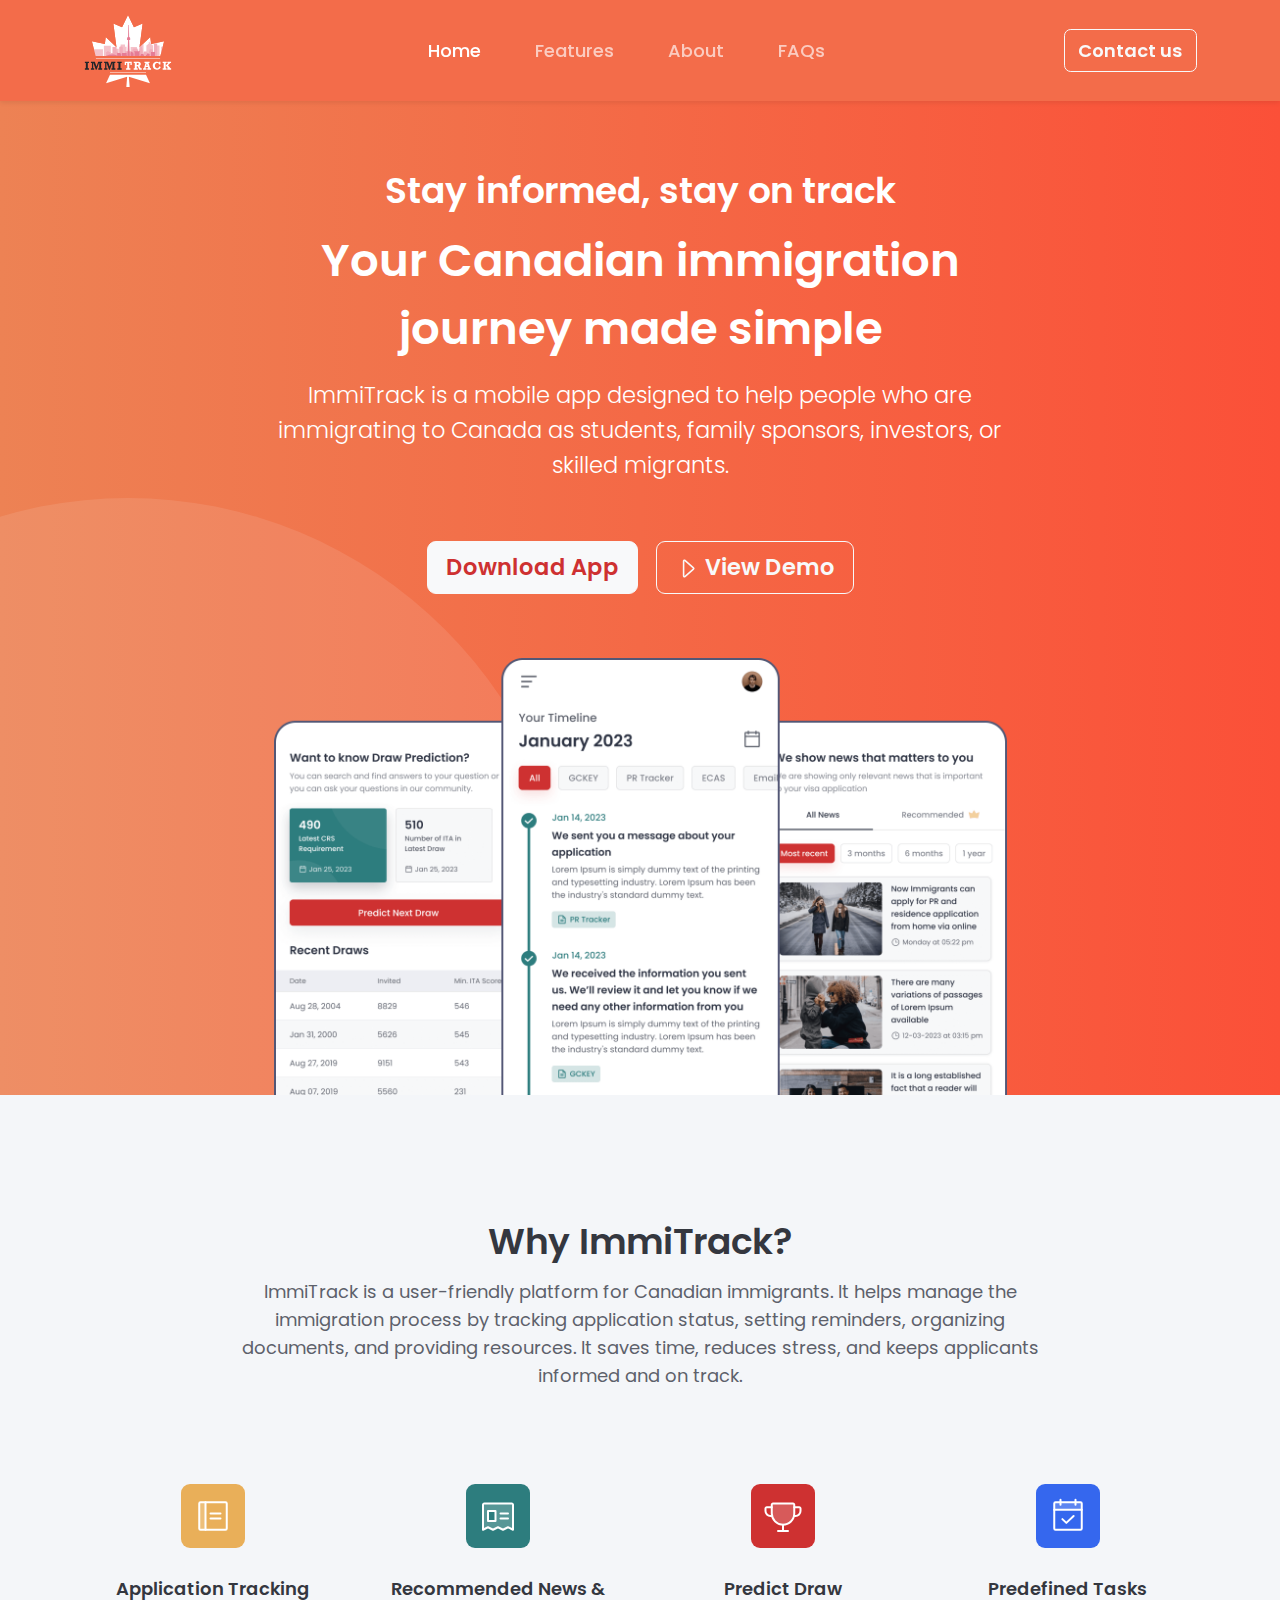
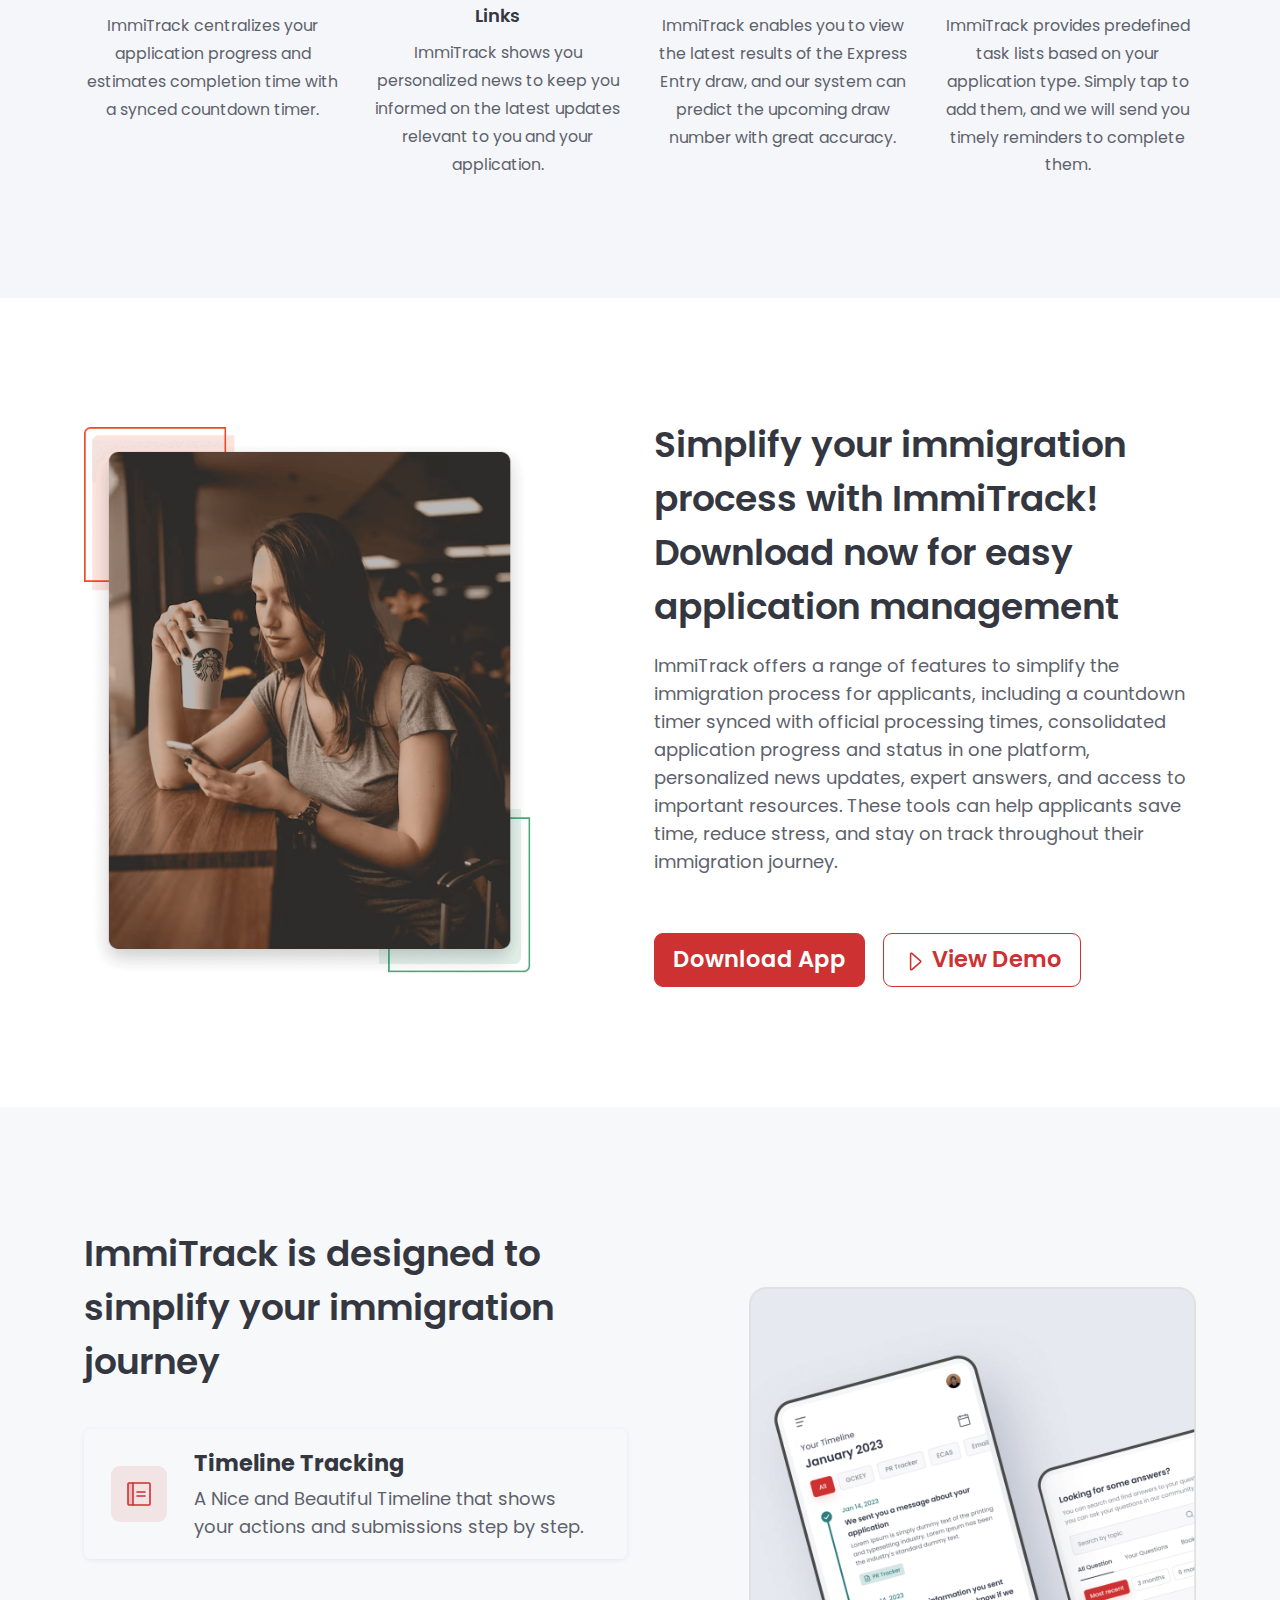
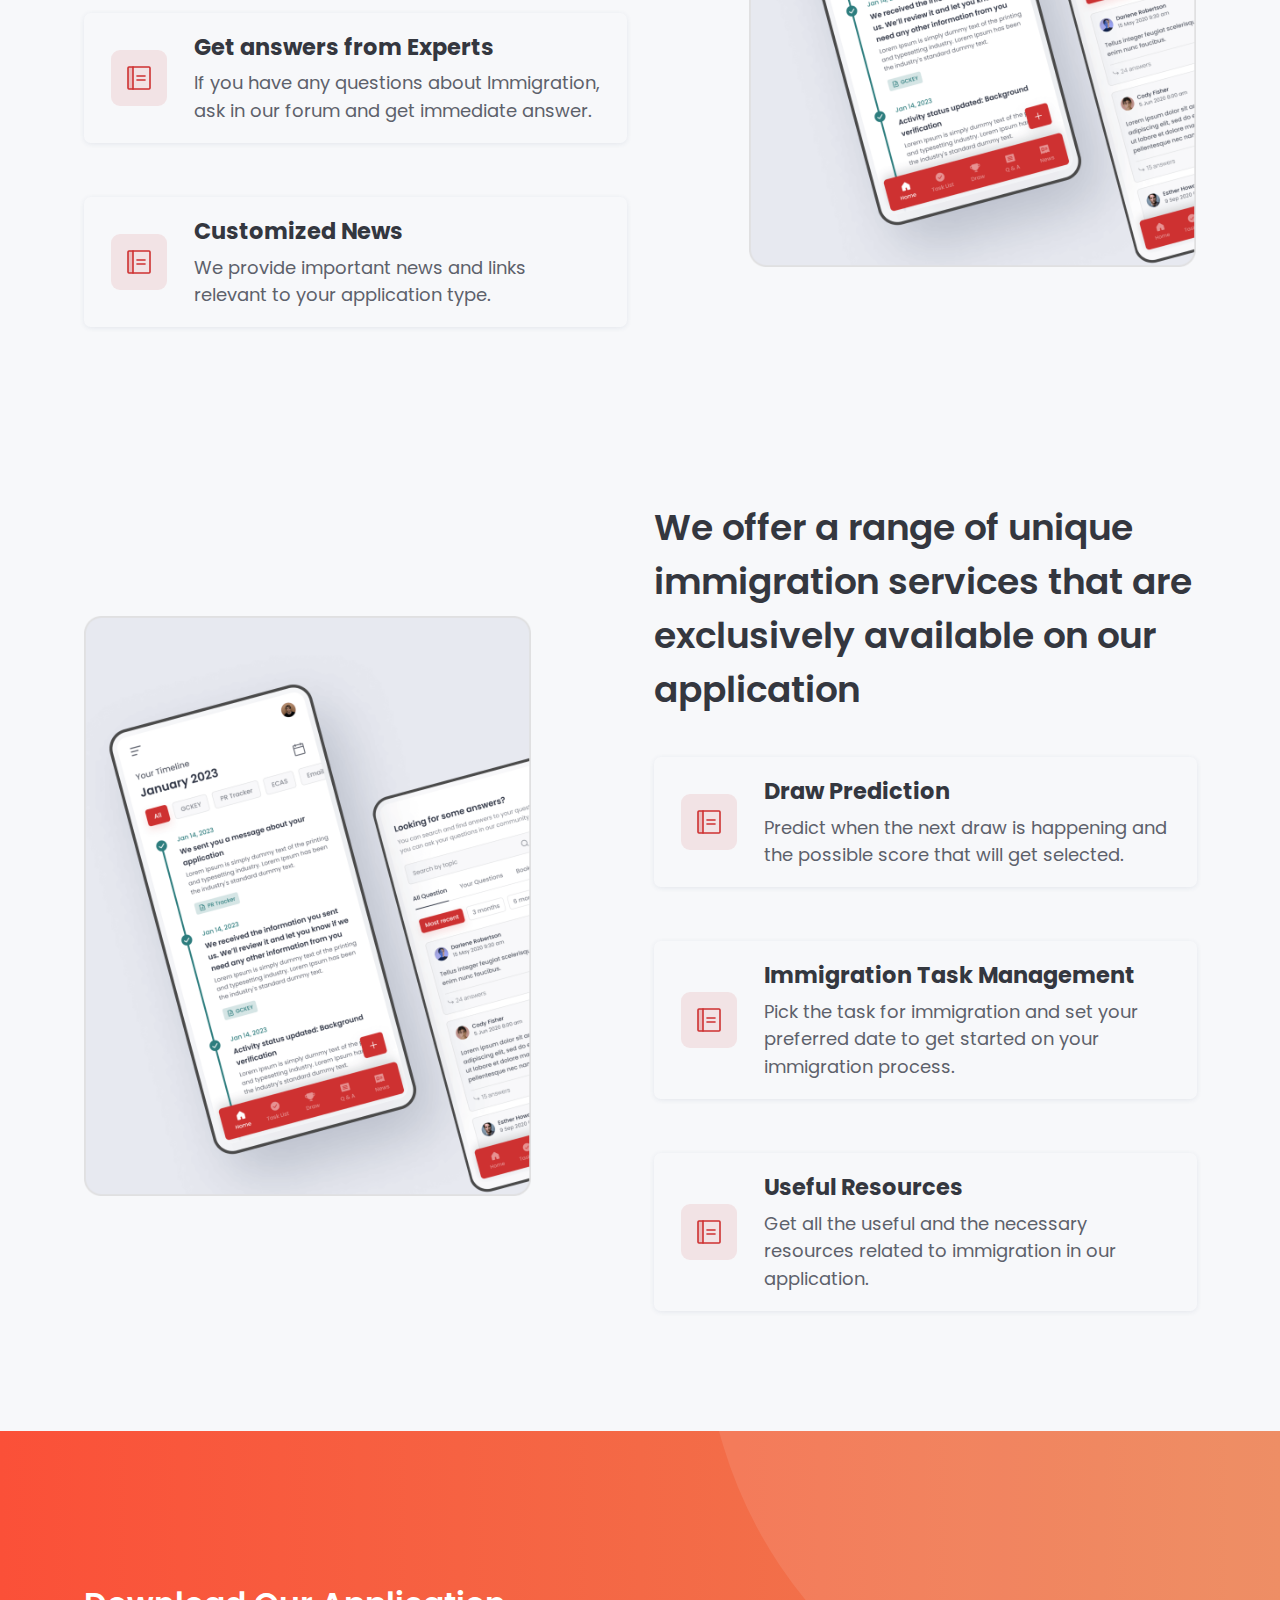
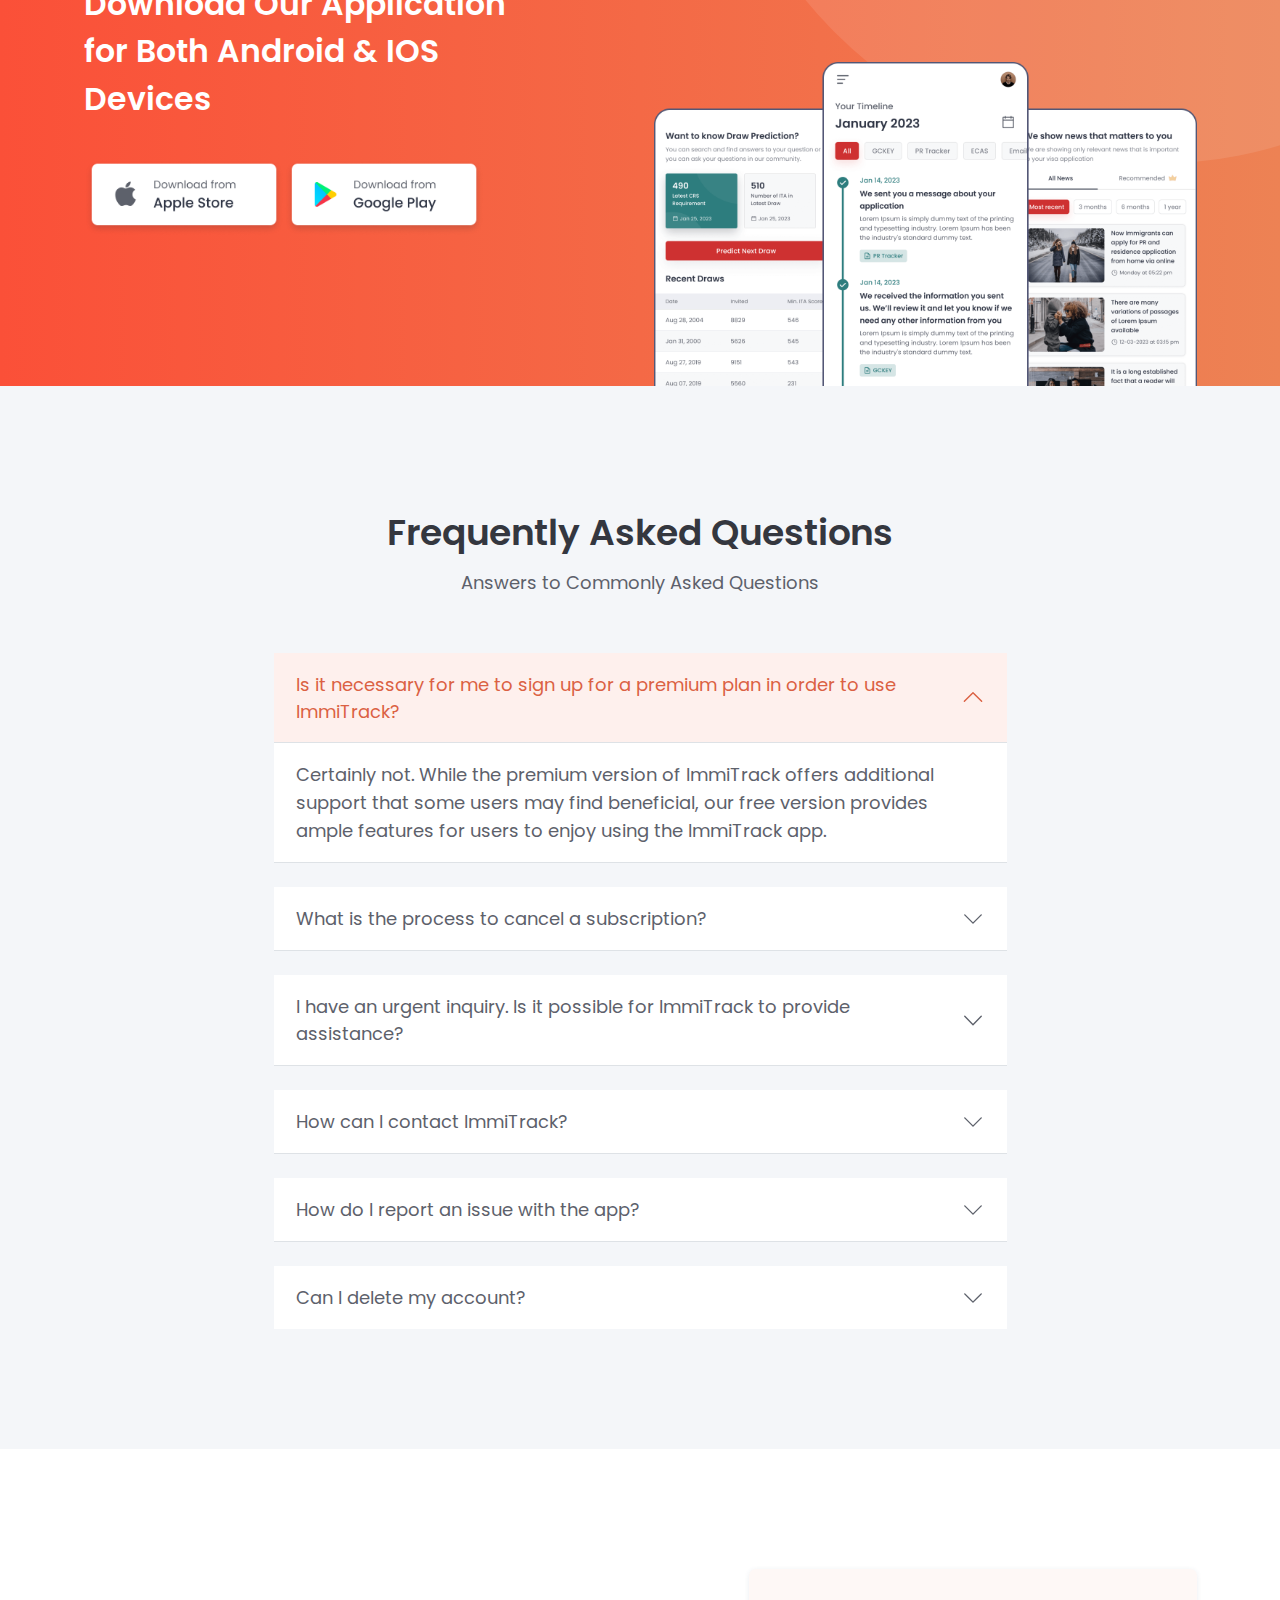
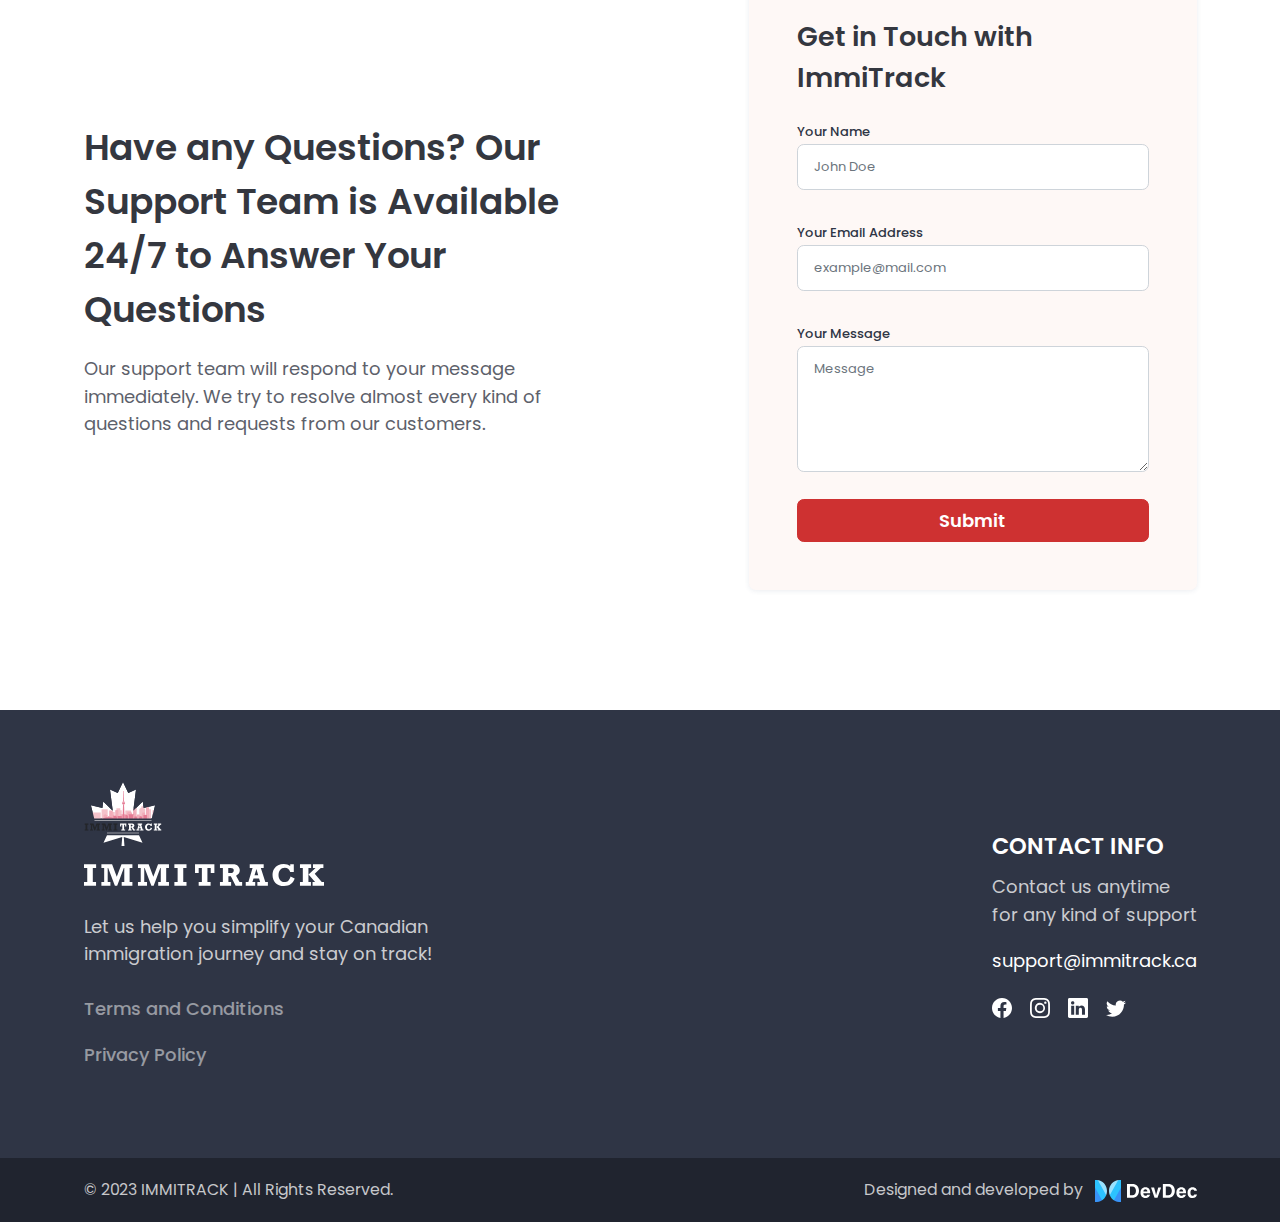
<file: docs/index.html>
<!DOCTYPE html>


<html lang="en" prefix="og: https://ogp.me/ns#">

  <head>
    <meta charset="UTF-8">
    <meta name="description" content="Astro description">
    <meta name="viewport" content="width=device-width">
    <link rel="icon" type="image/svg+xml" href="./favicon.png">
    <meta name="generator" content="Astro v2.5.5">
    <title>ImmiTrack | Streamline Your Canadian Immigration Journey</title>

    <meta property="og:title" content="ImmiTrack">
    <meta property="og:description"
      content="Let us help you simplify your Canadian immigration journey and stay on track!">
    <meta property="og:type" content="website">
    <meta property="og:url" content="https://immitrack.ca">
    <meta property="og:image" content="./img/immitrack-dark.png">
    <meta property="og:image:width" content="354">
    <meta property="og:image:height" content="294">

    <meta name="description"
      content="ImmiTrack is a comprehensive immigration tracking and management software that simplifies your immigration process. Easily manage your visa applications, track documentation, and streamline your immigration journey with ImmiTrack's intuitive features. Stay organized and informed throughout the entire immigration process.">
    <meta name="keywords"
      content="canada immigration tracking, canada visa management, immigration software, immigration process">

    <link rel="preconnect" href="https://fonts.googleapis.com">
    <link rel="preconnect" href="https://fonts.gstatic.com" crossorigin>
    <link href="https://fonts.googleapis.com/css2?family=Poppins:wght@100;200;300;400;500;600;700;800;900&display=swap"
      rel="stylesheet">
    <link rel="stylesheet" href="./_astro/index.ef5d68d8.css" />
    <script type="module" src="./_astro/hoisted.2a1f6406.js"></script>
  </head>

  <body class="d-flex flex-column min-vh-100" style="padding-top: 100px;" data-bs-spy="scroll"
    data-bs-target="#navbarSupportedContent">


    <nav class="navbar navbar-expand-lg navbar-dark fixed-top bg-primary shadow-sm">
      <div class="container">
        <a class="navbar-brand" href="./">
          <svg width="354" height="294" viewBox="0 0 354 294" fill="none" xmlns="http://www.w3.org/2000/svg"
            style="width: 88px; height: 72px;">
            <g clip-path="url(#clip0_793_8518)">
              <path
                d="M87.3618 278.846L173.416 252.083L170.211 294H177H183.789L180.584 252.083L266.638 278.846L250.564 244.19H103.436L87.3618 278.846Z"
                fill="white"></path>
              <path d="M0 223.117V217.698H4.78244V196.454H0V191.065H17.8218V196.474H12.9895V217.688H17.8218V223.117H0Z"
                fill="#232529"></path>
              <path
                d="M25.6396 223.117V217.698H29.7232V196.454H25.6396V191.065H41.4646L48.3837 209.835L55.3726 191.065H71.4671V196.474H67.3836V217.688H71.4671V223.117H55.5923V217.698H59.4062V196.454H58.6574L48.8829 223.117H45.4783L35.5939 196.484H34.8451V217.698H38.9686V223.117H25.6396Z"
                fill="#232529"></path>
              <path
                d="M79.604 223.117V217.698H83.6875V196.454H79.604V191.065H95.419L102.348 209.835L109.337 191.065H125.461V196.474H121.378V217.688H125.461V223.117H109.587V217.698H113.401V196.454H112.652L102.847 223.117H99.4426L89.5582 196.484H88.8094V217.698H92.9329V223.117H79.604Z"
                fill="#232529"></path>
              <path
                d="M133.319 223.117V217.698H138.062V196.454H133.279V191.065H151.141V196.474H146.309V217.688H151.141V223.117H133.319Z"
                fill="#232529"></path>
              <path
                d="M169.103 223.117V217.698H173.845V196.454H169.103V203.916H163.681V191.065H192.276V203.936H186.924V196.474H182.052V217.688H186.795V223.117H169.103Z"
                fill="white"></path>
              <path
                d="M233.201 217.668V223.117H223.596L216.468 209.094H212.863V217.708H216.857V223.117H200.323V217.698H204.656V196.454H200.323V191.065H219.293C222.877 191.065 225.463 191.977 227.041 193.82C228.573 195.53 229.416 197.751 229.407 200.05C229.407 203.682 227.587 206.353 223.946 208.063L229.068 217.728L233.201 217.668ZM212.863 203.946H215.669C219.157 203.946 220.897 202.687 220.89 200.17C220.928 199.643 220.84 199.115 220.633 198.629C220.427 198.143 220.107 197.713 219.702 197.376C218.739 196.712 217.584 196.388 216.418 196.454H212.863V203.946Z"
                fill="white"></path>
              <path
                d="M271.151 217.668V223.117H255.646V217.698H259.639L258.142 212.199H249.955L248.277 217.698H252.501V223.117H238.523V217.698H242.417L248.567 196.484H244.373V191.065H264.961V196.474H260.768L267.387 217.688L271.151 217.668ZM256.874 207.472L254.238 197.816L251.412 207.472H256.874Z"
                fill="white"></path>
              <path
                d="M304.119 191.065H309.45V202.353H304.119C302.608 198.294 299.985 196.267 296.251 196.274C294.915 196.192 293.578 196.44 292.36 196.997C291.141 197.554 290.077 198.403 289.262 199.469C287.656 201.697 286.824 204.393 286.896 207.141C286.773 209.889 287.665 212.585 289.402 214.713C290.183 215.642 291.161 216.383 292.265 216.883C293.37 217.382 294.571 217.626 295.782 217.598C297.847 217.619 299.841 216.836 301.343 215.414C303.025 213.777 304.15 211.65 304.558 209.335L310.778 212.339C308.409 219.778 303.214 223.497 295.193 223.497C289.532 223.497 285.209 221.945 282.373 218.84C279.454 215.642 277.899 211.425 278.04 207.091C277.969 203.986 278.746 200.921 280.287 198.227C281.69 195.777 283.77 193.787 286.277 192.498C288.865 191.203 291.722 190.544 294.614 190.575C298.015 190.461 301.353 191.522 304.069 193.579L304.119 191.065Z"
                fill="white"></path>
              <path
                d="M318.516 223.117V217.698H322.769V196.454H318.536V191.065H334.95V196.474H330.956V217.688H334.631V223.117H318.516ZM337.087 223.117V217.698H340.741L331.186 206.29L341.51 196.484H337.746V191.065H353.141V196.474H349.287L340.392 205.308L350.725 217.668H353.99V223.117H337.087Z"
                fill="white"></path>
              <path d="M307.923 176.422H46.0771V178.956H307.923V176.422Z" fill="white"></path>
              <path d="M250.514 232.762H103.476V235.296H250.514V232.762Z" fill="white"></path>
              <mask id="mask0_793_8518" style="mask-type:luminance" maskUnits="userSpaceOnUse" x="29" y="0" width="296"
                height="168">
                <path
                  d="M324.676 107.021L271.541 118.92L267.856 89.3929L224.126 132.041L236.796 34.8557L201.232 50.4306L177 0L152.768 50.4306L117.205 34.8557L129.875 132.041L86.1439 89.3929L82.4597 118.92L29.3237 107.021L44.8092 167.117H309.191L324.676 107.021Z"
                  fill="white"></path>
              </mask>
              <g mask="url(#mask0_793_8518)">
                <path
                  d="M324.677 107.031L271.541 118.92L267.866 89.3929L224.126 132.041L236.796 34.8557L201.232 50.4406L177 0L152.768 50.4406L117.205 34.8557L129.875 132.041L86.1438 89.3929L82.4597 118.92L29.3237 107.031L44.8092 167.117H309.201L324.677 107.031Z"
                  fill="white"></path>
                <path d="M74.632 139.823H35.5938V197.115H74.632V139.823Z" fill="#F4C2CA"></path>
                <path d="M106.632 125.731H78.6758V197.115H106.632V125.731Z" fill="#F4C2CA"></path>
                <path d="M139.04 137.84H118.762V192.067H139.04V137.84Z" fill="#F4C2CA"></path>
                <path d="M164.66 120.703H146.728V192.067H164.66V120.703Z" fill="#F4C2CA"></path>
                <path d="M171.08 129.607H162.373V192.057H171.08V129.607Z" fill="#F4C2CA"></path>
                <path d="M213.452 131.1H187.723V192.067H213.452V131.1Z" fill="#F4C2CA"></path>
                <path d="M240.35 118.87H223.297V193.609H240.35V118.87Z" fill="#F4C2CA"></path>
                <path
                  d="M277.481 124.81V122.296H274.256V119.782H272.539V118.069H269.703V111.669H265.81V104.818H265.28V111.669H261.396V118.069H258.561V119.782H256.844V122.296H253.609V124.81H251.961V193.61H279.128V124.81H277.481Z"
                  fill="#F4C2CA"></path>
                <path d="M305.766 125.04H287.306V174.409H305.766V125.04Z" fill="#F4C2CA"></path>
                <path d="M337.426 129.607H312.366V168.099H337.426V129.607Z" fill="#F4C2CA"></path>
                <path d="M98.1548 147.866H91.735V151.162H87.8611V188.001H105.363V151.162H98.1548V147.866Z"
                  fill="#F2ADBA"></path>
                <path d="M130.284 131.1H113.63V155.669H108.169V174.409H135.745V163.441V155.669V149.95H130.284V131.1Z"
                  fill="#F2ADBA"></path>
                <path
                  d="M157.331 171.304H155.614V131.42H154.535V130.168H153.607V128.716H143.203V130.168H142.235V131.42H141.157V178.505H138.072V186.618H141.157H154.595H155.614H156.982H157.331H160.286V176.562H157.331V171.304Z"
                  fill="#F2ADBA"></path>
                <path d="M191.327 147.596H164.899V186.618H191.327V147.596Z" fill="#F2ADBA"></path>
                <path d="M215.669 136.468H198.047V141.266H194.972V186.618H218.894V141.266H215.669V136.468Z"
                  fill="#F2ADBA"></path>
                <path
                  d="M235.677 137.159H234.09V129.006H225.653V137.159H224.056V144.241H222.917V186.618H236.895V144.241H235.677V137.159Z"
                  fill="#F2ADBA"></path>
                <path d="M253.429 148.788H241.588V153.385H239.631V187.42H255.426V153.385H253.429V148.788Z"
                  fill="#F2ADBA"></path>
                <path d="M277.671 139.823H265.49V145.613H263.553V188.231H279.608V145.613H277.671V139.823Z"
                  fill="#F2ADBA"></path>
                <path d="M290.091 116.206V105.959H288.953V116.206H282.763V188.231H296.281V116.206H290.091Z"
                  fill="#F2ADBA"></path>
                <path d="M185.786 94.4109H173.176V101.873H185.786V94.4109Z" fill="#E57C95"></path>
                <path d="M187.553 245.603H171.409L177.36 101.883H181.613L187.553 245.603Z" fill="#E57C95"></path>
                <path d="M182.901 90.074H176.071L173.176 94.4109H185.786L182.901 90.074Z" fill="#E57C95"></path>
                <path d="M180.634 41.0857H178.328L177.36 90.074H181.613L180.634 41.0857Z" fill="#E57C95"></path>
                <path d="M171.409 163.892V155.669H152.139V163.892V212.119H173.176V163.892H171.409Z" fill="#E57C95">
                </path>
                <path d="M146.678 159.785V155.058H132.78V159.785V161.608V218.059H149.184V159.785H146.678Z"
                  fill="#E57C95"></path>
                <path
                  d="M111.823 204.116C132.457 204.116 149.184 194.601 149.184 182.862C149.184 171.124 132.457 161.608 111.823 161.608C91.1894 161.608 74.4624 171.124 74.4624 182.862C74.4624 194.601 91.1894 204.116 111.823 204.116Z"
                  fill="#E57C95"></path>
                <path
                  d="M198.276 156.731V153.155H194.752V149.95H189.161V153.155H187.553V156.731V158.864V191.476H199.834V156.731H198.276Z"
                  fill="#E57C95"></path>
                <path d="M202.27 147.586V151.552H203.788V188.922H224.135V151.552H225.653V147.586H202.27Z"
                  fill="#E57C95"></path>
                <path d="M240.46 163.131V158.864H229.527V163.131H227.929V189.954H242.057V163.131H240.46Z"
                  fill="#E57C95"></path>
                <path
                  d="M262.016 159.435V157.662H254.437V159.435H251.362V160.467H254.437V163.131H250.334V190.635H265.26V163.131V160.467V159.435H262.016Z"
                  fill="#E57C95"></path>
                <path d="M287.016 151.552H270.912V188.231H287.016V151.552Z" fill="#E57C95"></path>
              </g>
            </g>
            <defs>
              <clipPath id="clip0_793_8518">
                <rect width="354" height="294" fill="white"></rect>
              </clipPath>
            </defs>
          </svg>
        </a>
        <button class="navbar-toggler" type="button" data-bs-toggle="collapse" data-bs-target="#navbarSupportedContent"
          aria-controls="navbarSupportedContent" aria-expanded="false" aria-label="Toggle navigation">
          <span class="navbar-toggler-icon"></span>
        </button>
        <div class="collapse navbar-collapse" id="navbarSupportedContent">
          <ul class="navbar-nav mx-auto mb-2 mb-lg-0 text-center">
            <li class="nav-item">
              <a href="./#header" class="nav-link px-4">Home</a>
            </li>
            <li class="nav-item">
              <a href="./#features" class="nav-link px-4">Features</a>
            </li>
            <li class="nav-item">
              <a href="./#about" class="nav-link px-4">About</a>
            </li>
            <li class="nav-item">
              <a href="./#faqs" class="nav-link px-4">FAQs</a>
            </li>
          </ul>
          <a class="btn btn-outline-light d-block d-lg-inline-block mb-2 mb-lg-0" href="./#contact-us">
            Contact us
          </a>
        </div>
      </div>
    </nav>

    <main>


      <header class="text-center d-flex bg-linier-gradient text-white" id="header">
        <div class="container z-1 position-relative">
          <div class="row justify-content-center">
            <div class="col-lg-8">
              <h2 class="text-white" style="margin-top: 64px;">
                Stay informed, stay on track
              </h2>
              <h1 class="text-white">
                Your Canadian immigration journey made simple
              </h1>
              <p class="lead" style="margin-top: 16px;">
                ImmiTrack is a mobile app designed to help people who are immigrating
                to Canada as students, family sponsors, investors, or skilled
                migrants.
              </p>

              <div class="d-inline-flex gap-3 text-start flex-wrap justify-content-center" style="margin-top: 40px;">



                <!-- Button trigger modal --><button type="button" class="btn btn-light btn-lg text-danger"
                  data-bs-toggle="modal" data-bs-target="#downloadsModal">
                  Download App
                </button>

                <!-- Modal -->
                <div class="modal fade" id="downloadsModal" tabindex="-1" aria-labelledby="downloadsModalLabel"
                  aria-hidden="true">
                  <div class="modal-dialog modal-lg modal-dialog-centered">
                    <div class="modal-content">

                      <div class="modal-body">

                        <div class="text-center bg-linier-gradient rounded-2 p-5" style="margin: -1rem">
                          <h2 class="text-white">
                            Download Our Application for Both Android & IOS Devices
                          </h2>
                          <div class="d-inline-flex mt-4 flex-wrap justify-content-center position-relative">
                            <a href="https://apps.apple.com/us/app/immitrack-canada-immigration/id6446178659"
                              target="_blank" class="cursor-pointer">
                              <img src="./img/app-store.png" alt="Download from App Store" width="200">
                            </a>
                            <a href="https://play.google.com/store/apps/details?id=ca.immitrack" target="_blank"
                              class="cursor-pointer">
                              <img src="./img/google-play.png" alt="Download from Google Play" width="200">
                            </a>
                          </div>
                        </div>

                      </div>
                    </div>
                  </div>
                </div>



                <!-- Button trigger modal --><button type="button" class="btn btn-outline-light btn-lg"
                  data-bs-toggle="modal" data-bs-target="#viewDemoModal">
                  <svg xmlns="http://www.w3.org/2000/svg" width="25" height="25" fill="currentColor"
                    viewBox="0 0 16 16">
                    <path
                      d="M6 12.796V3.204L11.481 8 6 12.796zm.659.753 5.48-4.796a1 1 0 0 0 0-1.506L6.66 2.451C6.011 1.885 5 2.345 5 3.204v9.592a1 1 0 0 0 1.659.753z">
                    </path>
                  </svg> View Demo
                </button>

                <!-- Modal -->
                <div class="modal fade" id="viewDemoModal" tabindex="-1" aria-labelledby="viewDemoModalLabel"
                  aria-hidden="true">
                  <div class="modal-dialog modal-lg modal-dialog-centered">
                    <div class="modal-content">
                      <div class="modal-header">
                        <h6 class="modal-title" id="viewDemoModalLabel">ImmiTrack: Your Essential Mobile App for a
                          Smooth Immigration to Canada</h6>
                        <button type="button" class="btn-close" data-bs-dismiss="modal" aria-label="Close"></button>
                      </div>
                      <div class="modal-body">

                      </div>
                    </div>
                  </div>
                </div>
              </div>

              <img src="./img/stack.png" alt="Banner Image" width="748" height="446" class="img-fluid"
                style="aspect-ratio: 748 / 446; margin-top: 64px;">
            </div>
          </div>
        </div>
      </header>
      <section class="text-center" style="padding-block: 120px; background-color: #F4F6F9;" id="features">
        <div class="container">
          <div class="row justify-content-center">
            <div class="col-lg-9">
              <h2>Why ImmiTrack?</h2>
              <p class="mb-0">
                ImmiTrack is a user-friendly platform for Canadian immigrants. It
                helps manage the immigration process by tracking application status,
                setting reminders, organizing documents, and providing resources. It
                saves time, reduces stress, and keeps applicants informed and on
                track.
              </p>
            </div>
          </div>

          <div class="row gy-5" style="margin-top: 40px">
            <div class="col-md-6 col-xl-3">
              <div
                class="icon-wrapper d-inline-flex justify-content-center align-items-center rounded-3 mb-4 bg-warning"
                style="width: 64px; height: 64px;">
                <svg width="40" height="40" viewBox="0 0 40 40" fill="none" xmlns="http://www.w3.org/2000/svg">
                  <path opacity="0.2"
                    d="M12.5 33.75H7.5C7.16848 33.75 6.85054 33.6183 6.61612 33.3839C6.3817 33.1495 6.25 32.8315 6.25 32.5V7.5C6.25 7.16848 6.3817 6.85054 6.61612 6.61612C6.85054 6.3817 7.16848 6.25 7.5 6.25H12.5V33.75Z"
                    fill="white"></path>
                  <path d="M17.5 17.5H27.5" stroke="white" stroke-width="2" stroke-linecap="round"
                    stroke-linejoin="round"></path>
                  <path d="M17.5 22.5H27.5" stroke="white" stroke-width="2" stroke-linecap="round"
                    stroke-linejoin="round"></path>
                  <path
                    d="M32.5 6.25H7.5C6.80964 6.25 6.25 6.80964 6.25 7.5V32.5C6.25 33.1904 6.80964 33.75 7.5 33.75H32.5C33.1904 33.75 33.75 33.1904 33.75 32.5V7.5C33.75 6.80964 33.1904 6.25 32.5 6.25Z"
                    stroke="white" stroke-width="2" stroke-linecap="round" stroke-linejoin="round"></path>
                  <path d="M12.5 6.25V33.75" stroke="white" stroke-width="2" stroke-linecap="round"
                    stroke-linejoin="round"></path>
                </svg>
              </div>

              <h6 class="mb-2">Application Tracking</h6>
              <small>ImmiTrack centralizes your application progress and estimates
                completion time with a synced countdown timer.</small>
            </div>

            <div class="col-md-6 col-xl-3">
              <div
                class="icon-wrapper d-inline-flex justify-content-center align-items-center rounded-3 mb-4 bg-success"
                style="width: 64px; height: 64px;">
                <svg width="40" height="40" viewBox="0 0 40 40" fill="none" xmlns="http://www.w3.org/2000/svg">
                  <path opacity="0.2"
                    d="M33.75 7.5H6.25C5.91848 7.5 5.60054 7.6317 5.36612 7.86612C5.1317 8.10054 5 8.41848 5 8.75V33.75L10 31.25L15 33.75L20 31.25L25 33.75L30 31.25L35 33.75V8.75C35 8.41848 34.8683 8.10054 34.6339 7.86612C34.3995 7.6317 34.0815 7.5 33.75 7.5ZM17.5 25H10V15H17.5V25Z"
                    fill="white"></path>
                  <path
                    d="M5 33.75V8.75C5 8.41848 5.1317 8.10054 5.36612 7.86612C5.60054 7.6317 5.91848 7.5 6.25 7.5H33.75C34.0815 7.5 34.3995 7.6317 34.6339 7.86612C34.8683 8.10054 35 8.41848 35 8.75V33.75L30 31.25L25 33.75L20 31.25L15 33.75L10 31.25L5 33.75Z"
                    stroke="white" stroke-width="2" stroke-linecap="round" stroke-linejoin="round"></path>
                  <path d="M22.5 17.5H30" stroke="white" stroke-width="2" stroke-linecap="round"
                    stroke-linejoin="round"></path>
                  <path d="M22.5 22.5H30" stroke="white" stroke-width="2" stroke-linecap="round"
                    stroke-linejoin="round"></path>
                  <path d="M17.5 15H10V25H17.5V15Z" stroke="white" stroke-width="2" stroke-linecap="round"
                    stroke-linejoin="round"></path>
                </svg>
              </div>

              <h6 class="mb-2">Recommended News & Links</h6>
              <small>ImmiTrack shows you personalized news to keep you informed on the
                latest updates relevant to you and your application.</small>
            </div>

            <div class="col-md-6 col-xl-3">
              <div class="icon-wrapper d-inline-flex justify-content-center align-items-center rounded-3 mb-4 bg-danger"
                style="width: 64px; height: 64px;">
                <svg width="40" height="40" viewBox="0 0 40 40" fill="none" xmlns="http://www.w3.org/2000/svg">
                  <path opacity="0.2"
                    d="M8.75 8.75V17.3594C8.75 23.5625 13.7188 28.7031 19.9219 28.75C21.4058 28.7603 22.8771 28.4769 24.2511 27.9162C25.625 27.3554 26.8744 26.5284 27.9274 25.4827C28.9803 24.437 29.816 23.1933 30.3862 21.8233C30.9565 20.4533 31.25 18.984 31.25 17.5V8.75C31.25 8.41848 31.1183 8.10054 30.8839 7.86612C30.6495 7.6317 30.3315 7.5 30 7.5H10C9.66848 7.5 9.35054 7.6317 9.11612 7.86612C8.8817 8.10054 8.75 8.41848 8.75 8.75Z"
                    fill="white"></path>
                  <path
                    d="M8.75 8.75V17.3594C8.75 23.5625 13.7187 28.7031 19.9219 28.75C21.4058 28.7603 22.8771 28.4769 24.2511 27.9162C25.625 27.3554 26.8744 26.5284 27.9274 25.4827C28.9803 24.437 29.816 23.1933 30.3862 21.8233C30.9565 20.4533 31.25 18.984 31.25 17.5V8.75C31.25 8.41848 31.1183 8.10054 30.8839 7.86612C30.6495 7.6317 30.3315 7.5 30 7.5H10C9.66848 7.5 9.35054 7.6317 9.11612 7.86612C8.8817 8.10054 8.75 8.41848 8.75 8.75Z"
                    stroke="white" stroke-width="2" stroke-linecap="round" stroke-linejoin="round"></path>
                  <path d="M15 35H25" stroke="white" stroke-width="2" stroke-linecap="round" stroke-linejoin="round">
                  </path>
                  <path d="M20 28.75V35" stroke="white" stroke-width="2" stroke-linecap="round" stroke-linejoin="round">
                  </path>
                  <path
                    d="M30.9688 20H32.5C33.8261 20 35.0979 19.4732 36.0355 18.5355C36.9732 17.5979 37.5 16.3261 37.5 15V12.5C37.5 12.1685 37.3683 11.8505 37.1339 11.6161C36.8995 11.3817 36.5815 11.25 36.25 11.25H31.25"
                    stroke="white" stroke-width="2" stroke-linecap="round" stroke-linejoin="round"></path>
                  <path
                    d="M9.0625 20H7.48438C6.15829 20 4.88652 19.4732 3.94884 18.5355C3.01116 17.5979 2.48438 16.3261 2.48438 15V12.5C2.48438 12.1685 2.61607 11.8505 2.85049 11.6161C3.08491 11.3817 3.40285 11.25 3.73438 11.25H8.73438"
                    stroke="white" stroke-width="2" stroke-linecap="round" stroke-linejoin="round"></path>
                </svg>
              </div>

              <h6 class="mb-2">Predict Draw</h6>
              <small>ImmiTrack enables you to view the latest results of the Express Entry
                draw, and our system can predict the upcoming draw number with great
                accuracy.</small>
            </div>

            <div class="col-md-6 col-xl-3">
              <div class="icon-wrapper d-inline-flex justify-content-center align-items-center rounded-3 mb-4 bg-info"
                style="width: 64px; height: 64px;">
                <svg width="40" height="40" viewBox="0 0 40 40" fill="none" xmlns="http://www.w3.org/2000/svg">
                  <path opacity="0.2"
                    d="M6.25 13.75H33.75V7.5C33.75 7.16848 33.6183 6.85054 33.3839 6.61612C33.1495 6.3817 32.8315 6.25 32.5 6.25H7.5C7.16848 6.25 6.85054 6.3817 6.61612 6.61612C6.3817 6.85054 6.25 7.16848 6.25 7.5V13.75Z"
                    fill="white"></path>
                  <path
                    d="M32.5 6.25H7.5C6.80964 6.25 6.25 6.80964 6.25 7.5V32.5C6.25 33.1904 6.80964 33.75 7.5 33.75H32.5C33.1904 33.75 33.75 33.1904 33.75 32.5V7.5C33.75 6.80964 33.1904 6.25 32.5 6.25Z"
                    stroke="white" stroke-width="2" stroke-linecap="round" stroke-linejoin="round"></path>
                  <path d="M27.5 3.75V8.75" stroke="white" stroke-width="2" stroke-linecap="round"
                    stroke-linejoin="round"></path>
                  <path d="M12.5 3.75V8.75" stroke="white" stroke-width="2" stroke-linecap="round"
                    stroke-linejoin="round"></path>
                  <path d="M6.25 13.75H33.75" stroke="white" stroke-width="2" stroke-linecap="round"
                    stroke-linejoin="round"></path>
                  <path d="M25.625 20L18.3281 26.875L14.375 23.125" stroke="white" stroke-width="2"
                    stroke-linecap="round" stroke-linejoin="round"></path>
                </svg>
              </div>

              <h6 class="mb-2">Predefined Tasks</h6>
              <small>ImmiTrack provides predefined task lists based on your application
                type. Simply tap to add them, and we will send you timely reminders to
                complete them.</small>
            </div>
          </div>
        </div>
      </section>
      <section style="padding-block: 120px;" id="about">
        <div class="container">
          <div class="row justify-content-between align-items-center gy-5">
            <div class="col-lg-5">
              <img src="./img/about.png" alt="About Us" class="img-fluid">
            </div>
            <div class="col-lg-6">
              <h2 class="mb-3">
                Simplify your immigration process with ImmiTrack! Download now for
                easy application management
              </h2>
              <p>
                ImmiTrack offers a range of features to simplify the immigration
                process for applicants, including a countdown timer synced with
                official processing times, consolidated application progress and
                status in one platform, personalized news updates, expert answers, and
                access to important resources. These tools can help applicants save
                time, reduce stress, and stay on track throughout their immigration
                journey.
              </p>

              <div class="d-inline-flex gap-3 text-start flex-wrap justify-content-center" style="margin-top: 40px;">
                <button type="button" class="btn btn-danger btn-lg" data-bs-toggle="modal"
                  data-bs-target="#downloadsModal">
                  Download App
                </button>
                <button type="button" class="btn btn-outline-danger btn-lg" data-bs-toggle="modal"
                  data-bs-target="#viewDemoModal">
                  <svg xmlns="http://www.w3.org/2000/svg" width="25" height="25" fill="currentColor" viewBox="0 0 16 16"
                    slot="icon">
                    <path
                      d="M6 12.796V3.204L11.481 8 6 12.796zm.659.753 5.48-4.796a1 1 0 0 0 0-1.506L6.66 2.451C6.011 1.885 5 2.345 5 3.204v9.592a1 1 0 0 0 1.659.753z">
                    </path>
                  </svg>
                  View Demo
                </button>
              </div>
            </div>
          </div>
        </div>
      </section>
      <section style="padding-block: 120px; background-color: #F7F8FA;">
        <div class="container">
          <div class="row justify-content-between align-items-center gy-5">
            <div class="col-lg-5 order-lg-1">
              <img src="./img/feature-1.png" alt="Featrue Image" class="img-fluid">
            </div>

            <div class="col-lg-6">
              <h2>ImmiTrack is designed to simplify your immigration journey</h2>

              <div class="d-flex flex-column gap-5" style="margin-top: 40px;">
                <div class="px-4 py-3 rounded shadow">
                  <div class="row align-items-center">
                    <div class="col-auto">
                      <div
                        class="rounded-3 bg-danger text-danger bg-opacity-10 d-flex align-items-center justify-content-center"
                        style="width: 56px; height: 56px">

                        <div>
                          <svg width="40" height="40" viewBox="0 0 40 40" fill="none" xmlns="http://www.w3.org/2000/svg"
                            style="width: 32px; height: 32px;">
                            <path opacity="0.2"
                              d="M12.5 33.75H7.5C7.16848 33.75 6.85054 33.6183 6.61612 33.3839C6.3817 33.1495 6.25 32.8315 6.25 32.5V7.5C6.25 7.16848 6.3817 6.85054 6.61612 6.61612C6.85054 6.3817 7.16848 6.25 7.5 6.25H12.5V33.75Z"
                              fill="currentColor"></path>
                            <path d="M17.5 17.5H27.5" stroke="currentColor" stroke-width="2" stroke-linecap="round"
                              stroke-linejoin="round"></path>
                            <path d="M17.5 22.5H27.5" stroke="currentColor" stroke-width="2" stroke-linecap="round"
                              stroke-linejoin="round"></path>
                            <path
                              d="M32.5 6.25H7.5C6.80964 6.25 6.25 6.80964 6.25 7.5V32.5C6.25 33.1904 6.80964 33.75 7.5 33.75H32.5C33.1904 33.75 33.75 33.1904 33.75 32.5V7.5C33.75 6.80964 33.1904 6.25 32.5 6.25Z"
                              stroke="currentColor" stroke-width="2" stroke-linecap="round" stroke-linejoin="round">
                            </path>
                            <path d="M12.5 6.25V33.75" stroke="currentColor" stroke-width="2" stroke-linecap="round"
                              stroke-linejoin="round"></path>
                          </svg>
                        </div>

                      </div>
                    </div>
                    <div class="col">
                      <h5 class="mb-1 fw-bold">Timeline Tracking</h5>
                      <p class="mb-0">A Nice and Beautiful Timeline that shows your actions and submissions step by
                        step.</p>
                    </div>
                  </div>
                </div>

                <div class="px-4 py-3 rounded shadow">
                  <div class="row align-items-center">
                    <div class="col-auto">
                      <div
                        class="rounded-3 bg-danger text-danger bg-opacity-10 d-flex align-items-center justify-content-center"
                        style="width: 56px; height: 56px">

                        <svg width="40" height="40" viewBox="0 0 40 40" fill="none" xmlns="http://www.w3.org/2000/svg"
                          style="width: 32px; height: 32px;">
                          <path opacity="0.2"
                            d="M12.5 33.75H7.5C7.16848 33.75 6.85054 33.6183 6.61612 33.3839C6.3817 33.1495 6.25 32.8315 6.25 32.5V7.5C6.25 7.16848 6.3817 6.85054 6.61612 6.61612C6.85054 6.3817 7.16848 6.25 7.5 6.25H12.5V33.75Z"
                            fill="currentColor"></path>
                          <path d="M17.5 17.5H27.5" stroke="currentColor" stroke-width="2" stroke-linecap="round"
                            stroke-linejoin="round"></path>
                          <path d="M17.5 22.5H27.5" stroke="currentColor" stroke-width="2" stroke-linecap="round"
                            stroke-linejoin="round"></path>
                          <path
                            d="M32.5 6.25H7.5C6.80964 6.25 6.25 6.80964 6.25 7.5V32.5C6.25 33.1904 6.80964 33.75 7.5 33.75H32.5C33.1904 33.75 33.75 33.1904 33.75 32.5V7.5C33.75 6.80964 33.1904 6.25 32.5 6.25Z"
                            stroke="currentColor" stroke-width="2" stroke-linecap="round" stroke-linejoin="round">
                          </path>
                          <path d="M12.5 6.25V33.75" stroke="currentColor" stroke-width="2" stroke-linecap="round"
                            stroke-linejoin="round"></path>
                        </svg>

                      </div>
                    </div>
                    <div class="col">
                      <h5 class="mb-1 fw-bold">Get answers from Experts</h5>
                      <p class="mb-0">If you have any questions about Immigration, ask in our forum and get immediate
                        answer.</p>
                    </div>
                  </div>
                </div>

                <div class="px-4 py-3 rounded shadow">
                  <div class="row align-items-center">
                    <div class="col-auto">
                      <div
                        class="rounded-3 bg-danger text-danger bg-opacity-10 d-flex align-items-center justify-content-center"
                        style="width: 56px; height: 56px">

                        <svg width="40" height="40" viewBox="0 0 40 40" fill="none" xmlns="http://www.w3.org/2000/svg"
                          style="width: 32px; height: 32px;">
                          <path opacity="0.2"
                            d="M12.5 33.75H7.5C7.16848 33.75 6.85054 33.6183 6.61612 33.3839C6.3817 33.1495 6.25 32.8315 6.25 32.5V7.5C6.25 7.16848 6.3817 6.85054 6.61612 6.61612C6.85054 6.3817 7.16848 6.25 7.5 6.25H12.5V33.75Z"
                            fill="currentColor"></path>
                          <path d="M17.5 17.5H27.5" stroke="currentColor" stroke-width="2" stroke-linecap="round"
                            stroke-linejoin="round"></path>
                          <path d="M17.5 22.5H27.5" stroke="currentColor" stroke-width="2" stroke-linecap="round"
                            stroke-linejoin="round"></path>
                          <path
                            d="M32.5 6.25H7.5C6.80964 6.25 6.25 6.80964 6.25 7.5V32.5C6.25 33.1904 6.80964 33.75 7.5 33.75H32.5C33.1904 33.75 33.75 33.1904 33.75 32.5V7.5C33.75 6.80964 33.1904 6.25 32.5 6.25Z"
                            stroke="currentColor" stroke-width="2" stroke-linecap="round" stroke-linejoin="round">
                          </path>
                          <path d="M12.5 6.25V33.75" stroke="currentColor" stroke-width="2" stroke-linecap="round"
                            stroke-linejoin="round"></path>
                        </svg>

                      </div>
                    </div>
                    <div class="col">
                      <h5 class="mb-1 fw-bold">Customized News</h5>
                      <p class="mb-0">We provide important news and links relevant to your application type.</p>
                    </div>
                  </div>
                </div>
              </div>
            </div>
          </div>

          <div class="row justify-content-between align-items-center gy-5" style="margin-top: 120px;">
            <div class="col-lg-5">
              <img src="./img/feature-1.png" alt="Featrue Image" class="img-fluid">
            </div>

            <div class="col-lg-6">
              <h2>
                We offer a range of unique immigration services that are exclusively
                available on our application
              </h2>

              <div class="d-flex flex-column gap-5" style="margin-top: 40px;">
                <div class="px-4 py-3 rounded shadow">
                  <div class="row align-items-center">
                    <div class="col-auto">
                      <div
                        class="rounded-3 bg-danger text-danger bg-opacity-10 d-flex align-items-center justify-content-center"
                        style="width: 56px; height: 56px">

                        <svg width="40" height="40" viewBox="0 0 40 40" fill="none" xmlns="http://www.w3.org/2000/svg"
                          style="width: 32px; height: 32px;">
                          <path opacity="0.2"
                            d="M12.5 33.75H7.5C7.16848 33.75 6.85054 33.6183 6.61612 33.3839C6.3817 33.1495 6.25 32.8315 6.25 32.5V7.5C6.25 7.16848 6.3817 6.85054 6.61612 6.61612C6.85054 6.3817 7.16848 6.25 7.5 6.25H12.5V33.75Z"
                            fill="currentColor"></path>
                          <path d="M17.5 17.5H27.5" stroke="currentColor" stroke-width="2" stroke-linecap="round"
                            stroke-linejoin="round"></path>
                          <path d="M17.5 22.5H27.5" stroke="currentColor" stroke-width="2" stroke-linecap="round"
                            stroke-linejoin="round"></path>
                          <path
                            d="M32.5 6.25H7.5C6.80964 6.25 6.25 6.80964 6.25 7.5V32.5C6.25 33.1904 6.80964 33.75 7.5 33.75H32.5C33.1904 33.75 33.75 33.1904 33.75 32.5V7.5C33.75 6.80964 33.1904 6.25 32.5 6.25Z"
                            stroke="currentColor" stroke-width="2" stroke-linecap="round" stroke-linejoin="round">
                          </path>
                          <path d="M12.5 6.25V33.75" stroke="currentColor" stroke-width="2" stroke-linecap="round"
                            stroke-linejoin="round"></path>
                        </svg>

                      </div>
                    </div>
                    <div class="col">
                      <h5 class="mb-1 fw-bold">Draw Prediction</h5>
                      <p class="mb-0">Predict when the next draw is happening and the possible score that will get
                        selected.</p>
                    </div>
                  </div>
                </div>

                <div class="px-4 py-3 rounded shadow">
                  <div class="row align-items-center">
                    <div class="col-auto">
                      <div
                        class="rounded-3 bg-danger text-danger bg-opacity-10 d-flex align-items-center justify-content-center"
                        style="width: 56px; height: 56px">

                        <svg width="40" height="40" viewBox="0 0 40 40" fill="none" xmlns="http://www.w3.org/2000/svg"
                          style="width: 32px; height: 32px;">
                          <path opacity="0.2"
                            d="M12.5 33.75H7.5C7.16848 33.75 6.85054 33.6183 6.61612 33.3839C6.3817 33.1495 6.25 32.8315 6.25 32.5V7.5C6.25 7.16848 6.3817 6.85054 6.61612 6.61612C6.85054 6.3817 7.16848 6.25 7.5 6.25H12.5V33.75Z"
                            fill="currentColor"></path>
                          <path d="M17.5 17.5H27.5" stroke="currentColor" stroke-width="2" stroke-linecap="round"
                            stroke-linejoin="round"></path>
                          <path d="M17.5 22.5H27.5" stroke="currentColor" stroke-width="2" stroke-linecap="round"
                            stroke-linejoin="round"></path>
                          <path
                            d="M32.5 6.25H7.5C6.80964 6.25 6.25 6.80964 6.25 7.5V32.5C6.25 33.1904 6.80964 33.75 7.5 33.75H32.5C33.1904 33.75 33.75 33.1904 33.75 32.5V7.5C33.75 6.80964 33.1904 6.25 32.5 6.25Z"
                            stroke="currentColor" stroke-width="2" stroke-linecap="round" stroke-linejoin="round">
                          </path>
                          <path d="M12.5 6.25V33.75" stroke="currentColor" stroke-width="2" stroke-linecap="round"
                            stroke-linejoin="round"></path>
                        </svg>

                      </div>
                    </div>
                    <div class="col">
                      <h5 class="mb-1 fw-bold">Immigration Task Management</h5>
                      <p class="mb-0">Pick the task for immigration and set your preferred date to get started on your
                        immigration process.</p>
                    </div>
                  </div>
                </div>

                <div class="px-4 py-3 rounded shadow">
                  <div class="row align-items-center">
                    <div class="col-auto">
                      <div
                        class="rounded-3 bg-danger text-danger bg-opacity-10 d-flex align-items-center justify-content-center"
                        style="width: 56px; height: 56px">

                        <svg width="40" height="40" viewBox="0 0 40 40" fill="none" xmlns="http://www.w3.org/2000/svg"
                          style="width: 32px; height: 32px;">
                          <path opacity="0.2"
                            d="M12.5 33.75H7.5C7.16848 33.75 6.85054 33.6183 6.61612 33.3839C6.3817 33.1495 6.25 32.8315 6.25 32.5V7.5C6.25 7.16848 6.3817 6.85054 6.61612 6.61612C6.85054 6.3817 7.16848 6.25 7.5 6.25H12.5V33.75Z"
                            fill="currentColor"></path>
                          <path d="M17.5 17.5H27.5" stroke="currentColor" stroke-width="2" stroke-linecap="round"
                            stroke-linejoin="round"></path>
                          <path d="M17.5 22.5H27.5" stroke="currentColor" stroke-width="2" stroke-linecap="round"
                            stroke-linejoin="round"></path>
                          <path
                            d="M32.5 6.25H7.5C6.80964 6.25 6.25 6.80964 6.25 7.5V32.5C6.25 33.1904 6.80964 33.75 7.5 33.75H32.5C33.1904 33.75 33.75 33.1904 33.75 32.5V7.5C33.75 6.80964 33.1904 6.25 32.5 6.25Z"
                            stroke="currentColor" stroke-width="2" stroke-linecap="round" stroke-linejoin="round">
                          </path>
                          <path d="M12.5 6.25V33.75" stroke="currentColor" stroke-width="2" stroke-linecap="round"
                            stroke-linejoin="round"></path>
                        </svg>

                      </div>
                    </div>
                    <div class="col">
                      <h5 class="mb-1 fw-bold">Useful Resources</h5>
                      <p class="mb-0">Get all the useful and the necessary resources related to immigration in our
                        application.</p>
                    </div>
                  </div>
                </div>
              </div>
            </div>
          </div>
        </div>
      </section>
      <section class="bg-linier-gradient bg-linier-gradient-end">
        <div class="container position-relative z-10">
          <div class="row justify-content-center justify-content-xl-between align-items-end text-center text-xl-start">
            <div class="col-xl-5" style="margin-block: 150px">
              <h3 class="text-white">
                Download Our Application for Both Android & IOS Devices
              </h3>

              <div class="d-inline-flex mt-4 flex-wrap justify-content-center">
                <a href="https://apps.apple.com/us/app/immitrack-canada-immigration/id6446178659" target="_blank"
                  class="cursor-pointer">
                  <img src="./img/app-store.png" alt="Download from App Store" width="200">
                </a>
                <a href="https://play.google.com/store/apps/details?id=ca.immitrack" target="_blank"
                  class="cursor-pointer">
                  <img src="./img/google-play.png" alt="Download from Google Play" width="200">
                </a>
              </div>
            </div>

            <div class="col-xl-6">
              <img src="./img/stack.png" alt="Banner Image" width="748" height="446" class="img-fluid"
                style="aspect-ratio: 748 / 446;">
            </div>
          </div>
        </div>
      </section>
      <section style="padding-block: 120px; background-color: #F4F6F9" id="faqs">
        <div class="container">
          <div class="row justify-content-center">
            <div class="col-lg-8">
              <div class="text-center">
                <h2>Frequently Asked Questions</h2>
                <p>Answers to Commonly Asked Questions</p>
              </div>

              <div class="accordion accordion-flush d-flex flex-column" id="accordionFaqs"
                style="margin-top: 56px; gap: 24px">
                <div class="accordion-item open">
                  <h2 class="accordion-header" id="faqOne'">
                    <button class="accordion-button" type="button" data-bs-toggle="collapse"
                      data-bs-target="#collapseOne" aria-expanded="true" aria-controls="collapseOne">
                      Is it necessary for me to sign up for a premium plan in order to
                      use ImmiTrack?
                    </button>
                  </h2>
                  <div id="collapseOne" class="accordion-collapse collapse show" aria-labelledby="faqOne'"
                    data-bs-parent="#accordionFaqs">
                    <div class="accordion-body">
                      Certainly not. While the premium version of ImmiTrack offers
                      additional support that some users may find beneficial, our free
                      version provides ample features for users to enjoy using the
                      ImmiTrack app.
                    </div>
                  </div>
                </div>
                <div class="accordion-item">
                  <h2 class="accordion-header" id="faqTwo'">
                    <button class="accordion-button collapsed" type="button" data-bs-toggle="collapse"
                      data-bs-target="#collapseTwo" aria-expanded="false" aria-controls="collapseTwo">
                      What is the process to cancel a subscription?
                    </button>
                  </h2>
                  <div id="collapseTwo" class="accordion-collapse collapse" aria-labelledby="faqTwo'"
                    data-bs-parent="#accordionFaqs">
                    <div class="accordion-body">
                      To cancel a subscription, go to the left menu, select
                      "subscription," and then click on the "cancel subscription"
                      button.
                    </div>
                  </div>
                </div>
                <div class="accordion-item">
                  <h2 class="accordion-header" id="faqThree'">
                    <button class="accordion-button collapsed" type="button" data-bs-toggle="collapse"
                      data-bs-target="#collapseThree" aria-expanded="false" aria-controls="collapseThree">
                      I have an urgent inquiry. Is it possible for ImmiTrack to
                      provide assistance?
                    </button>
                  </h2>
                  <div id="collapseThree" class="accordion-collapse collapse" aria-labelledby="faqFour'"
                    data-bs-parent="#accordionFaqs">
                    <div class="accordion-body">
                      Certainly. We understand the significance of obtaining prompt
                      responses regarding immigration matters, and as a result, we
                      have employed immigration experts to review your inquiry and
                      respond privately as swiftly as possible. However, please keep
                      in mind that this is a premium service.
                    </div>
                  </div>
                </div>
                <div class="accordion-item">
                  <h2 class="accordion-header" id="faqFour'">
                    <button class="accordion-button collapsed" type="button" data-bs-toggle="collapse"
                      data-bs-target="#collapseFour" aria-expanded="false" aria-controls="collapseThree">
                      How can I contact ImmiTrack?
                    </button>
                  </h2>
                  <div id="collapseFour" class="accordion-collapse collapse" aria-labelledby="faqFour'"
                    data-bs-parent="#accordionFaqs">
                    <div class="accordion-body">
                      If you wish to contact ImmiTrack, simply send an email to
                      hello@immitrack.ca
                    </div>
                  </div>
                </div>
                <div class="accordion-item">
                  <h2 class="accordion-header" id="faqFive'">
                    <button class="accordion-button collapsed" type="button" data-bs-toggle="collapse"
                      data-bs-target="#collapseFive" aria-expanded="false" aria-controls="collapseFive">
                      How do I report an issue with the app?
                    </button>
                  </h2>
                  <div id="collapseFive" class="accordion-collapse collapse" aria-labelledby="faqFive'"
                    data-bs-parent="#accordionFaqs">
                    <div class="accordion-body">
                      If you encounter any issues with the app, kindly reach out to us
                      by sending an email to
                      <span>support@immitrack.ca</span>
                    </div>
                  </div>
                </div>
                <div class="accordion-item">
                  <h2 class="accordion-header" id="faqSix'">
                    <button class="accordion-button collapsed" type="button" data-bs-toggle="collapse"
                      data-bs-target="#collapseSix" aria-expanded="false" aria-controls="collapseSix">
                      Can I delete my account?
                    </button>
                  </h2>
                  <div id="collapseSix" class="accordion-collapse collapse" aria-labelledby="faqSix'"
                    data-bs-parent="#accordionFaqs">
                    <div class="accordion-body">
                      Certainly! If you wish to delete your account from ImmiTrack,
                      simply click on the icon located in the top right corner to
                      access your profile. Then, navigate to the "delete account"
                      option to proceed with the account deletion process.
                    </div>
                  </div>
                </div>
              </div>
            </div>
          </div>
        </div>
      </section>


      <section style="padding-block: 120px" id="contact-us">
        <div class="container">
          <div class="row align-items-center justify-content-between gy-5">
            <div class="col-lg-6">
              <h2 class="mb-3">
                Have any Questions? Our Support Team is Available 24/7 to Answer Your
                Questions
              </h2>
              <p class="mb-0">
                Our support team will respond to your message immediately. We try to
                resolve almost every kind of questions and requests from our
                customers.
              </p>
            </div>

            <div class="col-lg-5">
              <div class="card bg-primary border-0 shadow" style="--immitrack-bg-opacity: 0.05">
                <form class="card-body contact-card-body" id="email-form">
                  <h4 class="mb-3">Get in Touch with ImmiTrack</h4>

                  <div class="mb-4">
                    <label for="name">Your Name</label>
                    <input type="text" class="form-control" placeholder="John Doe" id="name" name="name" required>
                  </div>

                  <div class="mb-4">
                    <label for="email">Your Email Address</label>
                    <input type="email" class="form-control" placeholder="example@mail.com" id="email" name="email"
                      required>
                  </div>

                  <div class="mb-4">
                    <label for="message">Your Message</label>
                    <textarea rows="5" class="form-control" placeholder="Message" id="message" name="message"
                      required></textarea>
                  </div>

                  <button class="btn btn-danger w-100" type="submit">Submit</button>
                </form>

                <div class="modal fade" id="emailFeedbackModal" tabindex="-1" aria-labelledby="emailFeedbackModalLabel"
                  aria-hidden="true">
                  <div class="modal-dialog modal-dialog-centered">
                    <div class="modal-content">
                      <div class="modal-header">
                        <h5 class="modal-title" id="emailFeedbackModalLabel"></h5>
                        <button type="button" class="btn-close" data-bs-dismiss="modal" aria-label="Close"></button>
                      </div>
                      <div class="modal-body"></div>
                    </div>
                  </div>
                </div>
              </div>
            </div>
          </div>
        </div>
      </section>
    </main>

    <footer class="mt-auto text-white text-opacity-75" style="padding-top: 72px; background-color: #2F3545">
      <div class="container" style="padding-bottom: 16px;">
        <div class="row justify-content-between align-items-center text-center text-lg-start"
          style="margin-bottom: 64px;">
          <div class="col-lg-5 col-xl-4 d-flex flex-column align-items-center align-items-lg-start">
            <svg width="354" height="294" viewBox="0 0 354 294" fill="none" xmlns="http://www.w3.org/2000/svg"
              style="width: 78px; height: 64px">
              <g clip-path="url(#clip0_793_8518)">
                <path
                  d="M87.3618 278.846L173.416 252.083L170.211 294H177H183.789L180.584 252.083L266.638 278.846L250.564 244.19H103.436L87.3618 278.846Z"
                  fill="white"></path>
                <path
                  d="M0 223.117V217.698H4.78244V196.454H0V191.065H17.8218V196.474H12.9895V217.688H17.8218V223.117H0Z"
                  fill="#232529"></path>
                <path
                  d="M25.6396 223.117V217.698H29.7232V196.454H25.6396V191.065H41.4646L48.3837 209.835L55.3726 191.065H71.4671V196.474H67.3836V217.688H71.4671V223.117H55.5923V217.698H59.4062V196.454H58.6574L48.8829 223.117H45.4783L35.5939 196.484H34.8451V217.698H38.9686V223.117H25.6396Z"
                  fill="#232529"></path>
                <path
                  d="M79.604 223.117V217.698H83.6875V196.454H79.604V191.065H95.419L102.348 209.835L109.337 191.065H125.461V196.474H121.378V217.688H125.461V223.117H109.587V217.698H113.401V196.454H112.652L102.847 223.117H99.4426L89.5582 196.484H88.8094V217.698H92.9329V223.117H79.604Z"
                  fill="#232529"></path>
                <path
                  d="M133.319 223.117V217.698H138.062V196.454H133.279V191.065H151.141V196.474H146.309V217.688H151.141V223.117H133.319Z"
                  fill="#232529"></path>
                <path
                  d="M169.103 223.117V217.698H173.845V196.454H169.103V203.916H163.681V191.065H192.276V203.936H186.924V196.474H182.052V217.688H186.795V223.117H169.103Z"
                  fill="white"></path>
                <path
                  d="M233.201 217.668V223.117H223.596L216.468 209.094H212.863V217.708H216.857V223.117H200.323V217.698H204.656V196.454H200.323V191.065H219.293C222.877 191.065 225.463 191.977 227.041 193.82C228.573 195.53 229.416 197.751 229.407 200.05C229.407 203.682 227.587 206.353 223.946 208.063L229.068 217.728L233.201 217.668ZM212.863 203.946H215.669C219.157 203.946 220.897 202.687 220.89 200.17C220.928 199.643 220.84 199.115 220.633 198.629C220.427 198.143 220.107 197.713 219.702 197.376C218.739 196.712 217.584 196.388 216.418 196.454H212.863V203.946Z"
                  fill="white"></path>
                <path
                  d="M271.151 217.668V223.117H255.646V217.698H259.639L258.142 212.199H249.955L248.277 217.698H252.501V223.117H238.523V217.698H242.417L248.567 196.484H244.373V191.065H264.961V196.474H260.768L267.387 217.688L271.151 217.668ZM256.874 207.472L254.238 197.816L251.412 207.472H256.874Z"
                  fill="white"></path>
                <path
                  d="M304.119 191.065H309.45V202.353H304.119C302.608 198.294 299.985 196.267 296.251 196.274C294.915 196.192 293.578 196.44 292.36 196.997C291.141 197.554 290.077 198.403 289.262 199.469C287.656 201.697 286.824 204.393 286.896 207.141C286.773 209.889 287.665 212.585 289.402 214.713C290.183 215.642 291.161 216.383 292.265 216.883C293.37 217.382 294.571 217.626 295.782 217.598C297.847 217.619 299.841 216.836 301.343 215.414C303.025 213.777 304.15 211.65 304.558 209.335L310.778 212.339C308.409 219.778 303.214 223.497 295.193 223.497C289.532 223.497 285.209 221.945 282.373 218.84C279.454 215.642 277.899 211.425 278.04 207.091C277.969 203.986 278.746 200.921 280.287 198.227C281.69 195.777 283.77 193.787 286.277 192.498C288.865 191.203 291.722 190.544 294.614 190.575C298.015 190.461 301.353 191.522 304.069 193.579L304.119 191.065Z"
                  fill="white"></path>
                <path
                  d="M318.516 223.117V217.698H322.769V196.454H318.536V191.065H334.95V196.474H330.956V217.688H334.631V223.117H318.516ZM337.087 223.117V217.698H340.741L331.186 206.29L341.51 196.484H337.746V191.065H353.141V196.474H349.287L340.392 205.308L350.725 217.668H353.99V223.117H337.087Z"
                  fill="white"></path>
                <path d="M307.923 176.422H46.0771V178.956H307.923V176.422Z" fill="white"></path>
                <path d="M250.514 232.762H103.476V235.296H250.514V232.762Z" fill="white"></path>
                <mask id="mask0_793_8518" style="mask-type:luminance" maskUnits="userSpaceOnUse" x="29" y="0"
                  width="296" height="168">
                  <path
                    d="M324.676 107.021L271.541 118.92L267.856 89.3929L224.126 132.041L236.796 34.8557L201.232 50.4306L177 0L152.768 50.4306L117.205 34.8557L129.875 132.041L86.1439 89.3929L82.4597 118.92L29.3237 107.021L44.8092 167.117H309.191L324.676 107.021Z"
                    fill="white"></path>
                </mask>
                <g mask="url(#mask0_793_8518)">
                  <path
                    d="M324.677 107.031L271.541 118.92L267.866 89.3929L224.126 132.041L236.796 34.8557L201.232 50.4406L177 0L152.768 50.4406L117.205 34.8557L129.875 132.041L86.1438 89.3929L82.4597 118.92L29.3237 107.031L44.8092 167.117H309.201L324.677 107.031Z"
                    fill="white"></path>
                  <path d="M74.632 139.823H35.5938V197.115H74.632V139.823Z" fill="#F4C2CA"></path>
                  <path d="M106.632 125.731H78.6758V197.115H106.632V125.731Z" fill="#F4C2CA"></path>
                  <path d="M139.04 137.84H118.762V192.067H139.04V137.84Z" fill="#F4C2CA"></path>
                  <path d="M164.66 120.703H146.728V192.067H164.66V120.703Z" fill="#F4C2CA"></path>
                  <path d="M171.08 129.607H162.373V192.057H171.08V129.607Z" fill="#F4C2CA"></path>
                  <path d="M213.452 131.1H187.723V192.067H213.452V131.1Z" fill="#F4C2CA"></path>
                  <path d="M240.35 118.87H223.297V193.609H240.35V118.87Z" fill="#F4C2CA"></path>
                  <path
                    d="M277.481 124.81V122.296H274.256V119.782H272.539V118.069H269.703V111.669H265.81V104.818H265.28V111.669H261.396V118.069H258.561V119.782H256.844V122.296H253.609V124.81H251.961V193.61H279.128V124.81H277.481Z"
                    fill="#F4C2CA"></path>
                  <path d="M305.766 125.04H287.306V174.409H305.766V125.04Z" fill="#F4C2CA"></path>
                  <path d="M337.426 129.607H312.366V168.099H337.426V129.607Z" fill="#F4C2CA"></path>
                  <path d="M98.1548 147.866H91.735V151.162H87.8611V188.001H105.363V151.162H98.1548V147.866Z"
                    fill="#F2ADBA"></path>
                  <path d="M130.284 131.1H113.63V155.669H108.169V174.409H135.745V163.441V155.669V149.95H130.284V131.1Z"
                    fill="#F2ADBA"></path>
                  <path
                    d="M157.331 171.304H155.614V131.42H154.535V130.168H153.607V128.716H143.203V130.168H142.235V131.42H141.157V178.505H138.072V186.618H141.157H154.595H155.614H156.982H157.331H160.286V176.562H157.331V171.304Z"
                    fill="#F2ADBA"></path>
                  <path d="M191.327 147.596H164.899V186.618H191.327V147.596Z" fill="#F2ADBA"></path>
                  <path d="M215.669 136.468H198.047V141.266H194.972V186.618H218.894V141.266H215.669V136.468Z"
                    fill="#F2ADBA"></path>
                  <path
                    d="M235.677 137.159H234.09V129.006H225.653V137.159H224.056V144.241H222.917V186.618H236.895V144.241H235.677V137.159Z"
                    fill="#F2ADBA"></path>
                  <path d="M253.429 148.788H241.588V153.385H239.631V187.42H255.426V153.385H253.429V148.788Z"
                    fill="#F2ADBA"></path>
                  <path d="M277.671 139.823H265.49V145.613H263.553V188.231H279.608V145.613H277.671V139.823Z"
                    fill="#F2ADBA"></path>
                  <path d="M290.091 116.206V105.959H288.953V116.206H282.763V188.231H296.281V116.206H290.091Z"
                    fill="#F2ADBA"></path>
                  <path d="M185.786 94.4109H173.176V101.873H185.786V94.4109Z" fill="#E57C95"></path>
                  <path d="M187.553 245.603H171.409L177.36 101.883H181.613L187.553 245.603Z" fill="#E57C95"></path>
                  <path d="M182.901 90.074H176.071L173.176 94.4109H185.786L182.901 90.074Z" fill="#E57C95"></path>
                  <path d="M180.634 41.0857H178.328L177.36 90.074H181.613L180.634 41.0857Z" fill="#E57C95"></path>
                  <path d="M171.409 163.892V155.669H152.139V163.892V212.119H173.176V163.892H171.409Z" fill="#E57C95">
                  </path>
                  <path d="M146.678 159.785V155.058H132.78V159.785V161.608V218.059H149.184V159.785H146.678Z"
                    fill="#E57C95"></path>
                  <path
                    d="M111.823 204.116C132.457 204.116 149.184 194.601 149.184 182.862C149.184 171.124 132.457 161.608 111.823 161.608C91.1894 161.608 74.4624 171.124 74.4624 182.862C74.4624 194.601 91.1894 204.116 111.823 204.116Z"
                    fill="#E57C95"></path>
                  <path
                    d="M198.276 156.731V153.155H194.752V149.95H189.161V153.155H187.553V156.731V158.864V191.476H199.834V156.731H198.276Z"
                    fill="#E57C95"></path>
                  <path d="M202.27 147.586V151.552H203.788V188.922H224.135V151.552H225.653V147.586H202.27Z"
                    fill="#E57C95"></path>
                  <path d="M240.46 163.131V158.864H229.527V163.131H227.929V189.954H242.057V163.131H240.46Z"
                    fill="#E57C95"></path>
                  <path
                    d="M262.016 159.435V157.662H254.437V159.435H251.362V160.467H254.437V163.131H250.334V190.635H265.26V163.131V160.467V159.435H262.016Z"
                    fill="#E57C95"></path>
                  <path d="M287.016 151.552H270.912V188.231H287.016V151.552Z" fill="#E57C95"></path>
                </g>
              </g>
              <defs>
                <clipPath id="clip0_793_8518">
                  <rect width="354" height="294" fill="white"></rect>
                </clipPath>
              </defs>
            </svg>
            <svg width="240" height="22" viewBox="0 0 240 22" fill="none" xmlns="http://www.w3.org/2000/svg"
              class="text-white mt-3 mb-4">
              <path d="M0 21.7331V18.1222H3.24964V3.94591H0V0.334961H12.1184V3.94591H8.8011V18.1222H12.0507V21.7331H0Z"
                fill="currentColor"></path>
              <path
                d="M17.3989 21.7331V18.1222H20.1747V3.94591H17.3989V0.334961H28.0956L32.767 12.8395L37.5061 0.334961H48.4059V3.94591H45.6301V18.1222H48.4059V21.7331H37.7092V18.1222H40.2818V3.94591H39.8079L33.1732 21.7331H30.8714L24.169 3.94591H23.6951V18.1222H26.4031V21.7331H17.3989Z"
                fill="currentColor"></path>
              <path
                d="M53.9568 21.7331V18.1222H56.7325V3.94591H53.9568V0.334961H64.6535L69.3249 12.8395L74.0639 0.334961H84.9637V3.94591H82.188V18.1222H84.9637V21.7331H74.1993V18.1222H76.7719V3.94591H76.298L69.6634 21.7331H67.3615L60.6592 3.94591H60.253V18.1222H63.0287V21.7331H53.9568Z"
                fill="currentColor"></path>
              <path
                d="M90.3806 21.7331V18.1222H93.6303V3.94591H90.3806V0.334961H102.499V3.94591H99.2494V18.1222H102.499V21.7331H90.3806Z"
                fill="currentColor"></path>
              <path
                d="M114.686 21.7341V18.1232H117.868V3.94688H114.686V8.96208H111.03V0.335938H130.392V8.96208H126.736V3.94688H123.419V18.1232H126.601V21.7341H114.686Z"
                fill="currentColor"></path>
              <path
                d="M158.149 18.1232V21.7341H151.649L146.843 12.3724H144.405V18.1232H147.113V21.7341H135.943V18.1232H138.854V3.94688H135.943V0.335938H148.874C151.311 0.335938 153.071 0.937759 154.154 2.14141C155.238 3.34505 155.779 4.74932 155.779 6.28731C155.779 8.6946 154.561 10.5001 152.056 11.6369L155.508 18.1232H158.149ZM144.338 8.96208H146.233C148.603 8.96208 149.754 8.09278 149.754 6.42105C149.754 5.61861 149.483 4.94992 148.941 4.5487C148.4 4.14749 147.655 3.94688 146.707 3.94688H144.27V8.96208H144.338Z"
                fill="currentColor"></path>
              <path
                d="M183.876 18.1232V21.7341H173.382V18.1232H176.09L175.075 14.4454H169.523L168.372 18.1232H171.216V21.7341H161.738V18.1232H164.378L168.575 3.94688H165.732V0.335938H179.678V3.94688H176.835L181.303 18.1232H183.876ZM174.194 11.3025L172.434 4.88305L170.539 11.3025H174.194Z"
                fill="currentColor"></path>
              <path
                d="M206.216 0.334346H209.804V7.89058H206.216C205.2 5.21581 203.44 3.81155 200.867 3.81155C198.769 3.81155 197.212 4.54712 196.128 5.95137C195.045 7.35563 194.504 9.09423 194.504 11.1003C194.504 13.1733 195.045 14.845 196.196 16.1824C197.347 17.4529 198.769 18.1216 200.529 18.1216C201.951 18.1216 203.237 17.6535 204.32 16.6505C205.403 15.6474 206.148 14.31 206.487 12.5714L210.684 14.5775C209.059 19.5258 205.539 22 200.123 22C196.264 22 193.353 20.997 191.457 18.924C189.494 16.8511 188.546 14.2432 188.546 11.0334C188.546 8.75988 189.02 6.82067 190.035 5.08207C191.051 3.41034 192.405 2.13982 194.165 1.27052C195.858 0.401222 197.753 0 199.784 0C202.357 0 204.456 0.668693 206.216 2.00608V0.334346Z"
                fill="currentColor"></path>
              <path
                d="M215.966 21.7341V18.1232H218.81V3.94688H215.966V0.335938H227.137V3.94688H224.429V18.1232H226.934V21.7341H215.966ZM228.559 21.7341V18.1232H231.063L224.564 10.5001L231.537 3.94688H228.965V0.335938H239.391V3.94688H236.75L230.725 9.83137L237.766 18.1232H240V21.7341H228.559Z"
                fill="currentColor"></path>
            </svg>

            <p>
              Let us help you simplify your Canadian immigration journey and stay on
              track!
            </p>

            <ul class="nav" style="margin-inline: -1rem;">
              <li class="nav-item">
                <a href="./terms-and-conditions" class="nav-link text-white text-opacity-50">Terms and Conditions</a>
              </li>
              <li class="nav-item">
                <a href="./privacy-policy" class="nav-link text-white text-opacity-50">Privacy Policy</a>
              </li>
            </ul>
          </div>

          <div class="col-lg-auto mt-5 mt-lg-0">
            <h5 class="text-uppercase text-white fw-semibold">Contact Info</h5>
            <p>Contact us anytime<br>for any kind of support</p>
            <a href="mailto:support@immitrack.ca" class="text-white">
              support@immitrack.ca
            </a>
            <br>
            <ul class="nav d-inline-flex mt-2" style="margin-inline: -0.5rem;">
              <li class="nav-item">
                <a class="nav-link px-2" href="https://www.facebook.com/ImmiTrack" target="_blank">
                  <svg xmlns="http://www.w3.org/2000/svg" width="20" height="20" fill="white" viewBox="0 0 16 16">
                    <path
                      d="M16 8.049c0-4.446-3.582-8.05-8-8.05C3.58 0-.002 3.603-.002 8.05c0 4.017 2.926 7.347 6.75 7.951v-5.625h-2.03V8.05H6.75V6.275c0-2.017 1.195-3.131 3.022-3.131.876 0 1.791.157 1.791.157v1.98h-1.009c-.993 0-1.303.621-1.303 1.258v1.51h2.218l-.354 2.326H9.25V16c3.824-.604 6.75-3.934 6.75-7.951z">
                    </path>
                  </svg>
                </a>
              </li>
              <li class="nav-item">
                <a class="nav-link px-2" href="https://www.instagram.com/immitrack" target="_blank">
                  <svg xmlns="http://www.w3.org/2000/svg" width="20" height="20" fill="white" viewBox="0 0 16 16">
                    <path
                      d="M8 0C5.829 0 5.556.01 4.703.048 3.85.088 3.269.222 2.76.42a3.917 3.917 0 0 0-1.417.923A3.927 3.927 0 0 0 .42 2.76C.222 3.268.087 3.85.048 4.7.01 5.555 0 5.827 0 8.001c0 2.172.01 2.444.048 3.297.04.852.174 1.433.372 1.942.205.526.478.972.923 1.417.444.445.89.719 1.416.923.51.198 1.09.333 1.942.372C5.555 15.99 5.827 16 8 16s2.444-.01 3.298-.048c.851-.04 1.434-.174 1.943-.372a3.916 3.916 0 0 0 1.416-.923c.445-.445.718-.891.923-1.417.197-.509.332-1.09.372-1.942C15.99 10.445 16 10.173 16 8s-.01-2.445-.048-3.299c-.04-.851-.175-1.433-.372-1.941a3.926 3.926 0 0 0-.923-1.417A3.911 3.911 0 0 0 13.24.42c-.51-.198-1.092-.333-1.943-.372C10.443.01 10.172 0 7.998 0h.003zm-.717 1.442h.718c2.136 0 2.389.007 3.232.046.78.035 1.204.166 1.486.275.373.145.64.319.92.599.28.28.453.546.598.92.11.281.24.705.275 1.485.039.843.047 1.096.047 3.231s-.008 2.389-.047 3.232c-.035.78-.166 1.203-.275 1.485a2.47 2.47 0 0 1-.599.919c-.28.28-.546.453-.92.598-.28.11-.704.24-1.485.276-.843.038-1.096.047-3.232.047s-2.39-.009-3.233-.047c-.78-.036-1.203-.166-1.485-.276a2.478 2.478 0 0 1-.92-.598 2.48 2.48 0 0 1-.6-.92c-.109-.281-.24-.705-.275-1.485-.038-.843-.046-1.096-.046-3.233 0-2.136.008-2.388.046-3.231.036-.78.166-1.204.276-1.486.145-.373.319-.64.599-.92.28-.28.546-.453.92-.598.282-.11.705-.24 1.485-.276.738-.034 1.024-.044 2.515-.045v.002zm4.988 1.328a.96.96 0 1 0 0 1.92.96.96 0 0 0 0-1.92zm-4.27 1.122a4.109 4.109 0 1 0 0 8.217 4.109 4.109 0 0 0 0-8.217zm0 1.441a2.667 2.667 0 1 1 0 5.334 2.667 2.667 0 0 1 0-5.334z">
                    </path>
                  </svg>
                </a>
              </li>
              <li class="nav-item">
                <a class="nav-link px-2" href="https://www.linkedin.com/company/immitrack" target="_blank">
                  <svg xmlns="http://www.w3.org/2000/svg" width="20" height="20" fill="white" viewBox="0 0 16 16">
                    <path
                      d="M0 1.146C0 .513.526 0 1.175 0h13.65C15.474 0 16 .513 16 1.146v13.708c0 .633-.526 1.146-1.175 1.146H1.175C.526 16 0 15.487 0 14.854V1.146zm4.943 12.248V6.169H2.542v7.225h2.401zm-1.2-8.212c.837 0 1.358-.554 1.358-1.248-.015-.709-.52-1.248-1.342-1.248-.822 0-1.359.54-1.359 1.248 0 .694.521 1.248 1.327 1.248h.016zm4.908 8.212V9.359c0-.216.016-.432.08-.586.173-.431.568-.878 1.232-.878.869 0 1.216.662 1.216 1.634v3.865h2.401V9.25c0-2.22-1.184-3.252-2.764-3.252-1.274 0-1.845.7-2.165 1.193v.025h-.016a5.54 5.54 0 0 1 .016-.025V6.169h-2.4c.03.678 0 7.225 0 7.225h2.4z">
                    </path>
                  </svg>
                </a>
              </li>
              <li class="nav-item">
                <a class="nav-link px-2" href="https://twitter.com/immitrack" target="_blank">
                  <svg xmlns="http://www.w3.org/2000/svg" width="20" height="20" fill="white" viewBox="0 0 16 16">
                    <path
                      d="M5.026 15c6.038 0 9.341-5.003 9.341-9.334 0-.14 0-.282-.006-.422A6.685 6.685 0 0 0 16 3.542a6.658 6.658 0 0 1-1.889.518 3.301 3.301 0 0 0 1.447-1.817 6.533 6.533 0 0 1-2.087.793A3.286 3.286 0 0 0 7.875 6.03a9.325 9.325 0 0 1-6.767-3.429 3.289 3.289 0 0 0 1.018 4.382A3.323 3.323 0 0 1 .64 6.575v.045a3.288 3.288 0 0 0 2.632 3.218 3.203 3.203 0 0 1-.865.115 3.23 3.23 0 0 1-.614-.057 3.283 3.283 0 0 0 3.067 2.277A6.588 6.588 0 0 1 .78 13.58a6.32 6.32 0 0 1-.78-.045A9.344 9.344 0 0 0 5.026 15z">
                    </path>
                  </svg>
                </a>
              </li>
            </ul>
          </div>
        </div>
      </div>
      <div class="p-3" style="background-color: #20242F;">
        <div class="container text-center d-md-flex justify-content-between align-items-center">
          <small> &copy; 2023 IMMITRACK | All Rights Reserved.</small>

          <div class="d-flex justify-content-center align-items-center flex-wrap mt-1 mt-md-0">
            <small>Designed and developed by &nbsp;&nbsp;</small>
            <a href="https://devdec.ca/" target="_blank">
              <svg width="102" height="22" viewBox="0 0 102 22" fill="none" xmlns="http://www.w3.org/2000/svg">
                <mask id="mask0_1509_11472" style="mask-type:alpha" maskUnits="userSpaceOnUse" x="0" y="0" width="12"
                  height="22">
                  <path
                    d="M1.875 0.00688454C7.50031 0.213749 12 5.05637 12 11C12 16.9436 7.50031 21.7863 1.875 21.9931V22H0V0H1.875V0.00688454Z"
                    fill="#D9D9D9"></path>
                </mask>
                <g mask="url(#mask0_1509_11472)">
                  <path
                    d="M7.87201 -0.290212C6.59403 -2.56339 3.93661 -3.36494 1.93651 -2.08053C-0.0635826 -0.796109 -0.648969 2.0879 0.629019 4.36108L9.98262 20.9985C11.2606 23.2717 13.918 24.0732 15.9181 22.7888C17.9182 21.5044 18.5036 18.6204 17.2256 16.3472L7.87201 -0.290212Z"
                    fill="#99E2FF"></path>
                  <path
                    d="M3.14811 0.834062C2.0404 -1.13623 -0.352046 -1.77376 -2.19558 -0.589882C-4.03911 0.593991 -4.63561 3.15095 -3.52791 5.12125L4.57939 19.5419C5.6871 21.5122 8.07955 22.1497 9.92308 20.9658C11.7666 19.7819 12.3631 17.225 11.2554 15.2547L3.14811 0.834062Z"
                    fill="#2CC3FF"></path>
                  <path
                    d="M-1.35189 5.20809C-2.4596 3.23779 -4.85205 2.60027 -6.69558 3.78414C-8.53911 4.96802 -9.13561 7.52498 -8.02791 9.49527L0.0793914 23.9159C1.1871 25.8862 3.57955 26.5237 5.42308 25.3398C7.26661 24.156 7.86311 21.599 6.75541 19.6287L-1.35189 5.20809Z"
                    fill="#3893F7"></path>
                </g>
                <mask id="mask1_1509_11472" style="mask-type:alpha" maskUnits="userSpaceOnUse" x="14" y="0" width="12"
                  height="22">
                  <path
                    d="M24.125 0.00688454C18.4997 0.213749 14 5.05637 14 11C14 16.9436 18.4997 21.7863 24.125 21.9931V22H26V0H24.125V0.00688454Z"
                    fill="#D9D9D9"></path>
                </mask>
                <g mask="url(#mask1_1509_11472)">
                  <path
                    d="M17.0593 0.260249C18.2813 -1.91339 21.0182 -2.55407 23.1724 -1.17074C25.3265 0.212579 26.0821 3.09607 24.8601 5.26971L15.916 21.1786C14.694 23.3522 11.9571 23.9929 9.803 22.6096C7.64889 21.2263 6.89328 18.3428 8.11531 16.1691L17.0593 0.260249Z"
                    fill="#99E2FF"></path>
                  <path
                    d="M22.8519 0.834062C23.9596 -1.13623 26.352 -1.77376 28.1956 -0.589882C30.0391 0.593991 30.6356 3.15095 29.5279 5.12125L21.4206 19.5419C20.3129 21.5122 17.9205 22.1497 16.0769 20.9658C14.2334 19.7819 13.6369 17.225 14.7446 15.2547L22.8519 0.834062Z"
                    fill="#2CC3FF"></path>
                  <path
                    d="M27.3519 5.20809C28.4596 3.23779 30.852 2.60027 32.6956 3.78414C34.5391 4.96802 35.1356 7.52498 34.0279 9.49527L25.9206 23.9159C24.8129 25.8862 22.4204 26.5237 20.5769 25.3398C18.7334 24.156 18.1369 21.599 19.2446 19.6287L27.3519 5.20809Z"
                    fill="#3893F7"></path>
                </g>
                <path fill-rule="evenodd" clip-rule="evenodd"
                  d="M32 17.7603V4H37.4257C41.3861 4 44 6.63623 44 10.7104C44 14.7247 41.4653 17.7603 37.2871 17.7603H32ZM34.9505 6.39658V15.3638H37.1683C39.7822 15.3638 40.9505 13.3866 40.9505 10.7104C40.9505 8.45364 39.8614 6.39658 37.1881 6.39658H34.9505ZM55.1287 13.2068H48.3564C48.3564 14.505 49.0099 15.7632 50.4158 15.7632C51.604 15.7632 51.9406 15.2839 52.2178 14.6648H55.0495C54.6931 15.923 53.5644 18 50.3564 18C46.9703 18 45.505 15.4636 45.505 12.7475C45.505 9.49215 47.1485 7.17546 50.4554 7.17546C53.9604 7.17546 55.1683 9.75178 55.1683 12.3281C55.1683 12.6876 55.1683 12.9073 55.1287 13.2068ZM48.4158 11.4494H52.3168C52.297 10.2511 51.8218 9.23252 50.4356 9.23252C49.0891 9.23252 48.5347 10.1712 48.4158 11.4494ZM56.0396 7.41512H59.1089C60.0792 10.9301 60.8911 13.9857 61.0891 15.224H61.1089C61.4059 13.5264 62.396 10.4108 63.2871 7.41512H66.1188L62.495 17.7603H59.5248L56.0396 7.41512ZM67.8614 17.7603V4H73.2871C77.2475 4 79.8614 6.63623 79.8614 10.7104C79.8614 14.7247 77.3267 17.7603 73.1485 17.7603H67.8614ZM70.8119 6.39658V15.3638H73.0297C75.6436 15.3638 76.8119 13.3866 76.8119 10.7104C76.8119 8.45364 75.7228 6.39658 73.0495 6.39658H70.8119ZM90.9901 13.2068H84.2178C84.2178 14.505 84.8713 15.7632 86.2772 15.7632C87.4653 15.7632 87.802 15.2839 88.0792 14.6648H90.9109C90.5545 15.923 89.4257 18 86.2178 18C82.8317 18 81.3663 15.4636 81.3663 12.7475C81.3663 9.49215 83.0099 7.17546 86.3168 7.17546C89.8218 7.17546 91.0297 9.75178 91.0297 12.3281C91.0297 12.6876 91.0297 12.9073 90.9901 13.2068ZM84.2772 11.4494H88.1782C88.1584 10.2511 87.6832 9.23252 86.297 9.23252C84.9505 9.23252 84.396 10.1712 84.2772 11.4494ZM99.2277 14.4251H102C101.663 16.1427 100.455 18 97.4059 18C94.2178 18 92.5743 15.7832 92.5743 12.6676C92.5743 9.61198 94.4158 7.17546 97.5445 7.17546C100.99 7.17546 101.96 9.69187 102 10.8502H99.2475C99.0693 10.0114 98.5941 9.43224 97.4851 9.43224C96.1782 9.43224 95.4455 10.5706 95.4455 12.5678C95.4455 14.7846 96.2376 15.7832 97.4653 15.7832C98.4554 15.7832 98.9703 15.204 99.2277 14.4251Z"
                  fill="white"></path>
              </svg>
            </a>
          </div>
        </div>
      </div>
    </footer>
  </body>

</html>
</file>
<file: docs/_astro/index.ef5d68d8.css>
@charset "UTF-8";:root{--immitrack-blue: #3567ee;--immitrack-indigo: #6610f2;--immitrack-purple: #6f42c1;--immitrack-pink: #d63384;--immitrack-red: #ce3131;--immitrack-orange: #e9af59;--immitrack-yellow: #ffc107;--immitrack-green: #01846c;--immitrack-teal: #2d7d7e;--immitrack-cyan: #0dcaf0;--immitrack-black: #000;--immitrack-white: #fff;--immitrack-gray: #6c757d;--immitrack-gray-dark: #343a40;--immitrack-gray-100: #f8f9fa;--immitrack-gray-200: #e9ecef;--immitrack-gray-300: #dee2e6;--immitrack-gray-400: #ced4da;--immitrack-gray-500: #adb5bd;--immitrack-gray-600: #6c757d;--immitrack-gray-700: #495057;--immitrack-gray-800: #343a40;--immitrack-gray-900: #212529;--immitrack-primary: #f36c4a;--immitrack-secondary: #6c757d;--immitrack-success: #2d7d7e;--immitrack-info: #3567ee;--immitrack-warning: #e9af59;--immitrack-danger: #ce3131;--immitrack-light: #f8f9fa;--immitrack-dark: #212529;--immitrack-primary-rgb: 243, 108, 74;--immitrack-secondary-rgb: 108, 117, 125;--immitrack-success-rgb: 45, 125, 126;--immitrack-info-rgb: 53, 103, 238;--immitrack-warning-rgb: 233, 175, 89;--immitrack-danger-rgb: 206, 49, 49;--immitrack-light-rgb: 248, 249, 250;--immitrack-dark-rgb: 33, 37, 41;--immitrack-white-rgb: 255, 255, 255;--immitrack-black-rgb: 0, 0, 0;--immitrack-body-color-rgb: 93, 97, 107;--immitrack-body-bg-rgb: 255, 255, 255;--immitrack-font-sans-serif: "Poppins", system-ui, -apple-system, "Segoe UI", Roboto, "Helvetica Neue", "Noto Sans", "Liberation Sans", Arial, sans-serif, "Apple Color Emoji", "Segoe UI Emoji", "Segoe UI Symbol", "Noto Color Emoji";--immitrack-font-monospace: SFMono-Regular, Menlo, Monaco, Consolas, "Liberation Mono", "Courier New", monospace;--immitrack-gradient: linear-gradient(180deg, rgba(255, 255, 255, .15), rgba(255, 255, 255, 0));--immitrack-body-font-family: var(--immitrack-font-sans-serif);--immitrack-body-font-size: 1rem;--immitrack-body-font-weight: 400;--immitrack-body-line-height: 1.5;--immitrack-body-color: #5d616b;--immitrack-body-bg: #fff;--immitrack-border-width: 1px;--immitrack-border-style: solid;--immitrack-border-color: #dee2e6;--immitrack-border-color-translucent: rgba(0, 0, 0, .175);--immitrack-border-radius: .375rem;--immitrack-border-radius-sm: .25rem;--immitrack-border-radius-lg: .5rem;--immitrack-border-radius-xl: 1rem;--immitrack-border-radius-2xl: 2rem;--immitrack-border-radius-pill: 50rem;--immitrack-link-color: #f36c4a;--immitrack-link-hover-color: #c2563b;--immitrack-code-color: #d63384;--immitrack-highlight-bg: #fff3cd}*,*:before,*:after{box-sizing:border-box}@media (prefers-reduced-motion: no-preference){:root{scroll-behavior:smooth}}body{margin:0;font-family:var(--immitrack-body-font-family);font-size:var(--immitrack-body-font-size);font-weight:var(--immitrack-body-font-weight);line-height:var(--immitrack-body-line-height);color:var(--immitrack-body-color);text-align:var(--immitrack-body-text-align);background-color:var(--immitrack-body-bg);-webkit-text-size-adjust:100%;-webkit-tap-highlight-color:rgba(0,0,0,0)}hr{margin:1rem 0;color:inherit;border:0;border-top:1px solid;opacity:.25}h6,.h6,h5,.h5,h4,.h4,h3,.h3,h2,.h2,h1,.h1{margin-top:0;margin-bottom:.5rem;font-weight:600;line-height:1.5;color:#34373f}h1,.h1{font-size:calc(1.375rem + 1.5vw)}@media (min-width: 1200px){h1,.h1{font-size:2.5rem}}h2,.h2{font-size:calc(1.325rem + .9vw)}@media (min-width: 1200px){h2,.h2{font-size:2rem}}h3,.h3{font-size:calc(1.3rem + .6vw)}@media (min-width: 1200px){h3,.h3{font-size:1.75rem}}h4,.h4{font-size:calc(1.275rem + .3vw)}@media (min-width: 1200px){h4,.h4{font-size:1.5rem}}h5,.h5{font-size:1.25rem}h6,.h6{font-size:1rem}p{margin-top:0;margin-bottom:1rem}abbr[title]{text-decoration:underline dotted;cursor:help;text-decoration-skip-ink:none}address{margin-bottom:1rem;font-style:normal;line-height:inherit}ol,ul{padding-left:2rem}ol,ul,dl{margin-top:0;margin-bottom:1rem}ol ol,ul ul,ol ul,ul ol{margin-bottom:0}dt{font-weight:700}dd{margin-bottom:.5rem;margin-left:0}blockquote{margin:0 0 1rem}b,strong{font-weight:bolder}small,.small{font-size:.875em}mark,.mark{padding:.1875em;background-color:var(--immitrack-highlight-bg)}sub,sup{position:relative;font-size:.75em;line-height:0;vertical-align:baseline}sub{bottom:-.25em}sup{top:-.5em}a{color:var(--immitrack-link-color);text-decoration:underline}a:hover{color:var(--immitrack-link-hover-color)}a:not([href]):not([class]),a:not([href]):not([class]):hover{color:inherit;text-decoration:none}pre,code,kbd,samp{font-family:var(--immitrack-font-monospace);font-size:1em}pre{display:block;margin-top:0;margin-bottom:1rem;overflow:auto;font-size:.875em}pre code{font-size:inherit;color:inherit;word-break:normal}code{font-size:.875em;color:var(--immitrack-code-color);word-wrap:break-word}a>code{color:inherit}kbd{padding:.1875rem .375rem;font-size:.875em;color:var(--immitrack-body-bg);background-color:var(--immitrack-body-color);border-radius:.25rem}kbd kbd{padding:0;font-size:1em}figure{margin:0 0 1rem}img,svg{vertical-align:middle}table{caption-side:bottom;border-collapse:collapse}caption{padding-top:.5rem;padding-bottom:.5rem;color:#6c757d;text-align:left}th{text-align:inherit;text-align:-webkit-match-parent}thead,tbody,tfoot,tr,td,th{border-color:inherit;border-style:solid;border-width:0}label{display:inline-block}button{border-radius:0}button:focus:not(:focus-visible){outline:0}input,button,select,optgroup,textarea{margin:0;font-family:inherit;font-size:inherit;line-height:inherit}button,select{text-transform:none}[role=button]{cursor:pointer}select{word-wrap:normal}select:disabled{opacity:1}[list]:not([type=date]):not([type=datetime-local]):not([type=month]):not([type=week]):not([type=time])::-webkit-calendar-picker-indicator{display:none!important}button,[type=button],[type=reset],[type=submit]{-webkit-appearance:button}button:not(:disabled),[type=button]:not(:disabled),[type=reset]:not(:disabled),[type=submit]:not(:disabled){cursor:pointer}::-moz-focus-inner{padding:0;border-style:none}textarea{resize:vertical}fieldset{min-width:0;padding:0;margin:0;border:0}legend{float:left;width:100%;padding:0;margin-bottom:.5rem;font-size:calc(1.275rem + .3vw);line-height:inherit}@media (min-width: 1200px){legend{font-size:1.5rem}}legend+*{clear:left}::-webkit-datetime-edit-fields-wrapper,::-webkit-datetime-edit-text,::-webkit-datetime-edit-minute,::-webkit-datetime-edit-hour-field,::-webkit-datetime-edit-day-field,::-webkit-datetime-edit-month-field,::-webkit-datetime-edit-year-field{padding:0}::-webkit-inner-spin-button{height:auto}[type=search]{outline-offset:-2px;-webkit-appearance:textfield}::-webkit-search-decoration{-webkit-appearance:none}::-webkit-color-swatch-wrapper{padding:0}::file-selector-button{font:inherit;-webkit-appearance:button}output{display:inline-block}iframe{border:0}summary{display:list-item;cursor:pointer}progress{vertical-align:baseline}[hidden]{display:none!important}html{font-size:18px;scroll-padding-top:100px}body{-webkit-font-smoothing:antialiased;line-height:1.55}.fw-medium{font-weight:500!important}.bg-linier-gradient{background-image:linear-gradient(-90deg,#fb5038,#ed8254);position:relative;overflow:hidden}.bg-linier-gradient:before,.bg-linier-gradient:after{content:"";position:absolute}.bg-linier-gradient:before{width:70vw;height:70vw;border-radius:50%;top:40%;left:-25%;background-color:#ffffff1a}.bg-linier-gradient-end{background-image:linear-gradient(90deg,#fb5038,#ed8254)}.bg-linier-gradient-end:before{inset:auto -25% 40% auto}.cursor-pointer{cursor:pointer}a{text-decoration:none}.list-group h5,.list-group .h5{font-weight:500;font-size:18px;line-height:26px;color:#80848e;margin-bottom:0}.list-group .active h5,.list-group .active .h5{color:#2f3545}.lead{font-size:1.25rem;font-weight:300}.display-1{font-size:calc(1.625rem + 4.5vw);font-weight:300;line-height:1.5}@media (min-width: 1200px){.display-1{font-size:5rem}}.display-2{font-size:calc(1.575rem + 3.9vw);font-weight:300;line-height:1.5}@media (min-width: 1200px){.display-2{font-size:4.5rem}}.display-3{font-size:calc(1.525rem + 3.3vw);font-weight:300;line-height:1.5}@media (min-width: 1200px){.display-3{font-size:4rem}}.display-4{font-size:calc(1.475rem + 2.7vw);font-weight:300;line-height:1.5}@media (min-width: 1200px){.display-4{font-size:3.5rem}}.display-5{font-size:calc(1.425rem + 2.1vw);font-weight:300;line-height:1.5}@media (min-width: 1200px){.display-5{font-size:3rem}}.display-6{font-size:calc(1.375rem + 1.5vw);font-weight:300;line-height:1.5}@media (min-width: 1200px){.display-6{font-size:2.5rem}}.list-unstyled,.list-inline{padding-left:0;list-style:none}.list-inline-item{display:inline-block}.list-inline-item:not(:last-child){margin-right:.5rem}.initialism{font-size:.875em;text-transform:uppercase}.blockquote{margin-bottom:1rem;font-size:1.25rem}.blockquote>:last-child{margin-bottom:0}.blockquote-footer{margin-top:-1rem;margin-bottom:1rem;font-size:.875em;color:#6c757d}.blockquote-footer:before{content:"— "}.img-fluid{max-width:100%;height:auto}.img-thumbnail{padding:.25rem;background-color:#fff;border:1px solid var(--immitrack-border-color);border-radius:.375rem;max-width:100%;height:auto}.figure{display:inline-block}.figure-img{margin-bottom:.5rem;line-height:1}.figure-caption{font-size:.875em;color:#6c757d}.container,.container-fluid,.container-xxl,.container-xl,.container-lg,.container-md,.container-sm{--immitrack-gutter-x: 1.5rem;--immitrack-gutter-y: 0;width:100%;padding-right:calc(var(--immitrack-gutter-x) * .5);padding-left:calc(var(--immitrack-gutter-x) * .5);margin-right:auto;margin-left:auto}@media (min-width: 576px){.container-sm,.container{max-width:540px}}@media (min-width: 768px){.container-md,.container-sm,.container{max-width:720px}}@media (min-width: 992px){.container-lg,.container-md,.container-sm,.container{max-width:960px}}@media (min-width: 1200px){.container-xl,.container-lg,.container-md,.container-sm,.container{max-width:1140px}}@media (min-width: 1400px){.container-xxl,.container-xl,.container-lg,.container-md,.container-sm,.container{max-width:1320px}}.row{--immitrack-gutter-x: 1.5rem;--immitrack-gutter-y: 0;display:flex;flex-wrap:wrap;margin-top:calc(-1 * var(--immitrack-gutter-y));margin-right:calc(-.5 * var(--immitrack-gutter-x));margin-left:calc(-.5 * var(--immitrack-gutter-x))}.row>*{flex-shrink:0;width:100%;max-width:100%;padding-right:calc(var(--immitrack-gutter-x) * .5);padding-left:calc(var(--immitrack-gutter-x) * .5);margin-top:var(--immitrack-gutter-y)}.col{flex:1 0 0%}.row-cols-auto>*{flex:0 0 auto;width:auto}.row-cols-1>*{flex:0 0 auto;width:100%}.row-cols-2>*{flex:0 0 auto;width:50%}.row-cols-3>*{flex:0 0 auto;width:33.3333333333%}.row-cols-4>*{flex:0 0 auto;width:25%}.row-cols-5>*{flex:0 0 auto;width:20%}.row-cols-6>*{flex:0 0 auto;width:16.6666666667%}.col-auto{flex:0 0 auto;width:auto}.col-1{flex:0 0 auto;width:8.33333333%}.col-2{flex:0 0 auto;width:16.66666667%}.col-3{flex:0 0 auto;width:25%}.col-4{flex:0 0 auto;width:33.33333333%}.col-5{flex:0 0 auto;width:41.66666667%}.col-6{flex:0 0 auto;width:50%}.col-7{flex:0 0 auto;width:58.33333333%}.col-8{flex:0 0 auto;width:66.66666667%}.col-9{flex:0 0 auto;width:75%}.col-10{flex:0 0 auto;width:83.33333333%}.col-11{flex:0 0 auto;width:91.66666667%}.col-12{flex:0 0 auto;width:100%}.offset-1{margin-left:8.33333333%}.offset-2{margin-left:16.66666667%}.offset-3{margin-left:25%}.offset-4{margin-left:33.33333333%}.offset-5{margin-left:41.66666667%}.offset-6{margin-left:50%}.offset-7{margin-left:58.33333333%}.offset-8{margin-left:66.66666667%}.offset-9{margin-left:75%}.offset-10{margin-left:83.33333333%}.offset-11{margin-left:91.66666667%}.g-0,.gx-0{--immitrack-gutter-x: 0}.g-0,.gy-0{--immitrack-gutter-y: 0}.g-1,.gx-1{--immitrack-gutter-x: .25rem}.g-1,.gy-1{--immitrack-gutter-y: .25rem}.g-2,.gx-2{--immitrack-gutter-x: .5rem}.g-2,.gy-2{--immitrack-gutter-y: .5rem}.g-3,.gx-3{--immitrack-gutter-x: 1rem}.g-3,.gy-3{--immitrack-gutter-y: 1rem}.g-4,.gx-4{--immitrack-gutter-x: 1.5rem}.g-4,.gy-4{--immitrack-gutter-y: 1.5rem}.g-5,.gx-5{--immitrack-gutter-x: 3rem}.g-5,.gy-5{--immitrack-gutter-y: 3rem}@media (min-width: 576px){.col-sm{flex:1 0 0%}.row-cols-sm-auto>*{flex:0 0 auto;width:auto}.row-cols-sm-1>*{flex:0 0 auto;width:100%}.row-cols-sm-2>*{flex:0 0 auto;width:50%}.row-cols-sm-3>*{flex:0 0 auto;width:33.3333333333%}.row-cols-sm-4>*{flex:0 0 auto;width:25%}.row-cols-sm-5>*{flex:0 0 auto;width:20%}.row-cols-sm-6>*{flex:0 0 auto;width:16.6666666667%}.col-sm-auto{flex:0 0 auto;width:auto}.col-sm-1{flex:0 0 auto;width:8.33333333%}.col-sm-2{flex:0 0 auto;width:16.66666667%}.col-sm-3{flex:0 0 auto;width:25%}.col-sm-4{flex:0 0 auto;width:33.33333333%}.col-sm-5{flex:0 0 auto;width:41.66666667%}.col-sm-6{flex:0 0 auto;width:50%}.col-sm-7{flex:0 0 auto;width:58.33333333%}.col-sm-8{flex:0 0 auto;width:66.66666667%}.col-sm-9{flex:0 0 auto;width:75%}.col-sm-10{flex:0 0 auto;width:83.33333333%}.col-sm-11{flex:0 0 auto;width:91.66666667%}.col-sm-12{flex:0 0 auto;width:100%}.offset-sm-0{margin-left:0}.offset-sm-1{margin-left:8.33333333%}.offset-sm-2{margin-left:16.66666667%}.offset-sm-3{margin-left:25%}.offset-sm-4{margin-left:33.33333333%}.offset-sm-5{margin-left:41.66666667%}.offset-sm-6{margin-left:50%}.offset-sm-7{margin-left:58.33333333%}.offset-sm-8{margin-left:66.66666667%}.offset-sm-9{margin-left:75%}.offset-sm-10{margin-left:83.33333333%}.offset-sm-11{margin-left:91.66666667%}.g-sm-0,.gx-sm-0{--immitrack-gutter-x: 0}.g-sm-0,.gy-sm-0{--immitrack-gutter-y: 0}.g-sm-1,.gx-sm-1{--immitrack-gutter-x: .25rem}.g-sm-1,.gy-sm-1{--immitrack-gutter-y: .25rem}.g-sm-2,.gx-sm-2{--immitrack-gutter-x: .5rem}.g-sm-2,.gy-sm-2{--immitrack-gutter-y: .5rem}.g-sm-3,.gx-sm-3{--immitrack-gutter-x: 1rem}.g-sm-3,.gy-sm-3{--immitrack-gutter-y: 1rem}.g-sm-4,.gx-sm-4{--immitrack-gutter-x: 1.5rem}.g-sm-4,.gy-sm-4{--immitrack-gutter-y: 1.5rem}.g-sm-5,.gx-sm-5{--immitrack-gutter-x: 3rem}.g-sm-5,.gy-sm-5{--immitrack-gutter-y: 3rem}}@media (min-width: 768px){.col-md{flex:1 0 0%}.row-cols-md-auto>*{flex:0 0 auto;width:auto}.row-cols-md-1>*{flex:0 0 auto;width:100%}.row-cols-md-2>*{flex:0 0 auto;width:50%}.row-cols-md-3>*{flex:0 0 auto;width:33.3333333333%}.row-cols-md-4>*{flex:0 0 auto;width:25%}.row-cols-md-5>*{flex:0 0 auto;width:20%}.row-cols-md-6>*{flex:0 0 auto;width:16.6666666667%}.col-md-auto{flex:0 0 auto;width:auto}.col-md-1{flex:0 0 auto;width:8.33333333%}.col-md-2{flex:0 0 auto;width:16.66666667%}.col-md-3{flex:0 0 auto;width:25%}.col-md-4{flex:0 0 auto;width:33.33333333%}.col-md-5{flex:0 0 auto;width:41.66666667%}.col-md-6{flex:0 0 auto;width:50%}.col-md-7{flex:0 0 auto;width:58.33333333%}.col-md-8{flex:0 0 auto;width:66.66666667%}.col-md-9{flex:0 0 auto;width:75%}.col-md-10{flex:0 0 auto;width:83.33333333%}.col-md-11{flex:0 0 auto;width:91.66666667%}.col-md-12{flex:0 0 auto;width:100%}.offset-md-0{margin-left:0}.offset-md-1{margin-left:8.33333333%}.offset-md-2{margin-left:16.66666667%}.offset-md-3{margin-left:25%}.offset-md-4{margin-left:33.33333333%}.offset-md-5{margin-left:41.66666667%}.offset-md-6{margin-left:50%}.offset-md-7{margin-left:58.33333333%}.offset-md-8{margin-left:66.66666667%}.offset-md-9{margin-left:75%}.offset-md-10{margin-left:83.33333333%}.offset-md-11{margin-left:91.66666667%}.g-md-0,.gx-md-0{--immitrack-gutter-x: 0}.g-md-0,.gy-md-0{--immitrack-gutter-y: 0}.g-md-1,.gx-md-1{--immitrack-gutter-x: .25rem}.g-md-1,.gy-md-1{--immitrack-gutter-y: .25rem}.g-md-2,.gx-md-2{--immitrack-gutter-x: .5rem}.g-md-2,.gy-md-2{--immitrack-gutter-y: .5rem}.g-md-3,.gx-md-3{--immitrack-gutter-x: 1rem}.g-md-3,.gy-md-3{--immitrack-gutter-y: 1rem}.g-md-4,.gx-md-4{--immitrack-gutter-x: 1.5rem}.g-md-4,.gy-md-4{--immitrack-gutter-y: 1.5rem}.g-md-5,.gx-md-5{--immitrack-gutter-x: 3rem}.g-md-5,.gy-md-5{--immitrack-gutter-y: 3rem}}@media (min-width: 992px){.col-lg{flex:1 0 0%}.row-cols-lg-auto>*{flex:0 0 auto;width:auto}.row-cols-lg-1>*{flex:0 0 auto;width:100%}.row-cols-lg-2>*{flex:0 0 auto;width:50%}.row-cols-lg-3>*{flex:0 0 auto;width:33.3333333333%}.row-cols-lg-4>*{flex:0 0 auto;width:25%}.row-cols-lg-5>*{flex:0 0 auto;width:20%}.row-cols-lg-6>*{flex:0 0 auto;width:16.6666666667%}.col-lg-auto{flex:0 0 auto;width:auto}.col-lg-1{flex:0 0 auto;width:8.33333333%}.col-lg-2{flex:0 0 auto;width:16.66666667%}.col-lg-3{flex:0 0 auto;width:25%}.col-lg-4{flex:0 0 auto;width:33.33333333%}.col-lg-5{flex:0 0 auto;width:41.66666667%}.col-lg-6{flex:0 0 auto;width:50%}.col-lg-7{flex:0 0 auto;width:58.33333333%}.col-lg-8{flex:0 0 auto;width:66.66666667%}.col-lg-9{flex:0 0 auto;width:75%}.col-lg-10{flex:0 0 auto;width:83.33333333%}.col-lg-11{flex:0 0 auto;width:91.66666667%}.col-lg-12{flex:0 0 auto;width:100%}.offset-lg-0{margin-left:0}.offset-lg-1{margin-left:8.33333333%}.offset-lg-2{margin-left:16.66666667%}.offset-lg-3{margin-left:25%}.offset-lg-4{margin-left:33.33333333%}.offset-lg-5{margin-left:41.66666667%}.offset-lg-6{margin-left:50%}.offset-lg-7{margin-left:58.33333333%}.offset-lg-8{margin-left:66.66666667%}.offset-lg-9{margin-left:75%}.offset-lg-10{margin-left:83.33333333%}.offset-lg-11{margin-left:91.66666667%}.g-lg-0,.gx-lg-0{--immitrack-gutter-x: 0}.g-lg-0,.gy-lg-0{--immitrack-gutter-y: 0}.g-lg-1,.gx-lg-1{--immitrack-gutter-x: .25rem}.g-lg-1,.gy-lg-1{--immitrack-gutter-y: .25rem}.g-lg-2,.gx-lg-2{--immitrack-gutter-x: .5rem}.g-lg-2,.gy-lg-2{--immitrack-gutter-y: .5rem}.g-lg-3,.gx-lg-3{--immitrack-gutter-x: 1rem}.g-lg-3,.gy-lg-3{--immitrack-gutter-y: 1rem}.g-lg-4,.gx-lg-4{--immitrack-gutter-x: 1.5rem}.g-lg-4,.gy-lg-4{--immitrack-gutter-y: 1.5rem}.g-lg-5,.gx-lg-5{--immitrack-gutter-x: 3rem}.g-lg-5,.gy-lg-5{--immitrack-gutter-y: 3rem}}@media (min-width: 1200px){.col-xl{flex:1 0 0%}.row-cols-xl-auto>*{flex:0 0 auto;width:auto}.row-cols-xl-1>*{flex:0 0 auto;width:100%}.row-cols-xl-2>*{flex:0 0 auto;width:50%}.row-cols-xl-3>*{flex:0 0 auto;width:33.3333333333%}.row-cols-xl-4>*{flex:0 0 auto;width:25%}.row-cols-xl-5>*{flex:0 0 auto;width:20%}.row-cols-xl-6>*{flex:0 0 auto;width:16.6666666667%}.col-xl-auto{flex:0 0 auto;width:auto}.col-xl-1{flex:0 0 auto;width:8.33333333%}.col-xl-2{flex:0 0 auto;width:16.66666667%}.col-xl-3{flex:0 0 auto;width:25%}.col-xl-4{flex:0 0 auto;width:33.33333333%}.col-xl-5{flex:0 0 auto;width:41.66666667%}.col-xl-6{flex:0 0 auto;width:50%}.col-xl-7{flex:0 0 auto;width:58.33333333%}.col-xl-8{flex:0 0 auto;width:66.66666667%}.col-xl-9{flex:0 0 auto;width:75%}.col-xl-10{flex:0 0 auto;width:83.33333333%}.col-xl-11{flex:0 0 auto;width:91.66666667%}.col-xl-12{flex:0 0 auto;width:100%}.offset-xl-0{margin-left:0}.offset-xl-1{margin-left:8.33333333%}.offset-xl-2{margin-left:16.66666667%}.offset-xl-3{margin-left:25%}.offset-xl-4{margin-left:33.33333333%}.offset-xl-5{margin-left:41.66666667%}.offset-xl-6{margin-left:50%}.offset-xl-7{margin-left:58.33333333%}.offset-xl-8{margin-left:66.66666667%}.offset-xl-9{margin-left:75%}.offset-xl-10{margin-left:83.33333333%}.offset-xl-11{margin-left:91.66666667%}.g-xl-0,.gx-xl-0{--immitrack-gutter-x: 0}.g-xl-0,.gy-xl-0{--immitrack-gutter-y: 0}.g-xl-1,.gx-xl-1{--immitrack-gutter-x: .25rem}.g-xl-1,.gy-xl-1{--immitrack-gutter-y: .25rem}.g-xl-2,.gx-xl-2{--immitrack-gutter-x: .5rem}.g-xl-2,.gy-xl-2{--immitrack-gutter-y: .5rem}.g-xl-3,.gx-xl-3{--immitrack-gutter-x: 1rem}.g-xl-3,.gy-xl-3{--immitrack-gutter-y: 1rem}.g-xl-4,.gx-xl-4{--immitrack-gutter-x: 1.5rem}.g-xl-4,.gy-xl-4{--immitrack-gutter-y: 1.5rem}.g-xl-5,.gx-xl-5{--immitrack-gutter-x: 3rem}.g-xl-5,.gy-xl-5{--immitrack-gutter-y: 3rem}}@media (min-width: 1400px){.col-xxl{flex:1 0 0%}.row-cols-xxl-auto>*{flex:0 0 auto;width:auto}.row-cols-xxl-1>*{flex:0 0 auto;width:100%}.row-cols-xxl-2>*{flex:0 0 auto;width:50%}.row-cols-xxl-3>*{flex:0 0 auto;width:33.3333333333%}.row-cols-xxl-4>*{flex:0 0 auto;width:25%}.row-cols-xxl-5>*{flex:0 0 auto;width:20%}.row-cols-xxl-6>*{flex:0 0 auto;width:16.6666666667%}.col-xxl-auto{flex:0 0 auto;width:auto}.col-xxl-1{flex:0 0 auto;width:8.33333333%}.col-xxl-2{flex:0 0 auto;width:16.66666667%}.col-xxl-3{flex:0 0 auto;width:25%}.col-xxl-4{flex:0 0 auto;width:33.33333333%}.col-xxl-5{flex:0 0 auto;width:41.66666667%}.col-xxl-6{flex:0 0 auto;width:50%}.col-xxl-7{flex:0 0 auto;width:58.33333333%}.col-xxl-8{flex:0 0 auto;width:66.66666667%}.col-xxl-9{flex:0 0 auto;width:75%}.col-xxl-10{flex:0 0 auto;width:83.33333333%}.col-xxl-11{flex:0 0 auto;width:91.66666667%}.col-xxl-12{flex:0 0 auto;width:100%}.offset-xxl-0{margin-left:0}.offset-xxl-1{margin-left:8.33333333%}.offset-xxl-2{margin-left:16.66666667%}.offset-xxl-3{margin-left:25%}.offset-xxl-4{margin-left:33.33333333%}.offset-xxl-5{margin-left:41.66666667%}.offset-xxl-6{margin-left:50%}.offset-xxl-7{margin-left:58.33333333%}.offset-xxl-8{margin-left:66.66666667%}.offset-xxl-9{margin-left:75%}.offset-xxl-10{margin-left:83.33333333%}.offset-xxl-11{margin-left:91.66666667%}.g-xxl-0,.gx-xxl-0{--immitrack-gutter-x: 0}.g-xxl-0,.gy-xxl-0{--immitrack-gutter-y: 0}.g-xxl-1,.gx-xxl-1{--immitrack-gutter-x: .25rem}.g-xxl-1,.gy-xxl-1{--immitrack-gutter-y: .25rem}.g-xxl-2,.gx-xxl-2{--immitrack-gutter-x: .5rem}.g-xxl-2,.gy-xxl-2{--immitrack-gutter-y: .5rem}.g-xxl-3,.gx-xxl-3{--immitrack-gutter-x: 1rem}.g-xxl-3,.gy-xxl-3{--immitrack-gutter-y: 1rem}.g-xxl-4,.gx-xxl-4{--immitrack-gutter-x: 1.5rem}.g-xxl-4,.gy-xxl-4{--immitrack-gutter-y: 1.5rem}.g-xxl-5,.gx-xxl-5{--immitrack-gutter-x: 3rem}.g-xxl-5,.gy-xxl-5{--immitrack-gutter-y: 3rem}}.form-label{margin-bottom:.5rem}.col-form-label{padding-top:calc(.375rem + 1px);padding-bottom:calc(.375rem + 1px);margin-bottom:0;font-size:inherit;line-height:1.5}.col-form-label-lg{padding-top:calc(.5rem + 1px);padding-bottom:calc(.5rem + 1px);font-size:1.25rem}.col-form-label-sm{padding-top:calc(.25rem + 1px);padding-bottom:calc(.25rem + 1px);font-size:.875rem}.form-text{margin-top:.25rem;font-size:.875em;color:#6c757d}.form-control{display:block;width:100%;padding:.375rem .75rem;font-size:1rem;font-weight:400;line-height:1.5;color:#5d616b;background-color:#fff;background-clip:padding-box;border:1px solid #ced4da;appearance:none;border-radius:.375rem;transition:border-color .15s ease-in-out,box-shadow .15s ease-in-out}@media (prefers-reduced-motion: reduce){.form-control{transition:none}}.form-control[type=file]{overflow:hidden}.form-control[type=file]:not(:disabled):not([readonly]){cursor:pointer}.form-control:focus{color:#5d616b;background-color:#fff;border-color:#f9b6a5;outline:0;box-shadow:0 0 0 .25rem #f36c4a40}.form-control::-webkit-date-and-time-value{height:1.5em}.form-control::placeholder{color:#6c757d;opacity:1}.form-control:disabled{background-color:#e9ecef;opacity:1}.form-control::file-selector-button{padding:.375rem .75rem;margin:-.375rem -.75rem;margin-inline-end:.75rem;color:#5d616b;background-color:#e9ecef;pointer-events:none;border-color:inherit;border-style:solid;border-width:0;border-inline-end-width:1px;border-radius:0;transition:color .15s ease-in-out,background-color .15s ease-in-out,border-color .15s ease-in-out,box-shadow .15s ease-in-out}@media (prefers-reduced-motion: reduce){.form-control::file-selector-button{transition:none}}.form-control:hover:not(:disabled):not([readonly])::file-selector-button{background-color:#dde0e3}.form-control-plaintext{display:block;width:100%;padding:.375rem 0;margin-bottom:0;line-height:1.5;color:#5d616b;background-color:transparent;border:solid transparent;border-width:1px 0}.form-control-plaintext:focus{outline:0}.form-control-plaintext.form-control-sm,.form-control-plaintext.form-control-lg{padding-right:0;padding-left:0}.form-control-sm{min-height:calc(1.5em + .5rem + 2px);padding:.25rem .5rem;font-size:.875rem;border-radius:.25rem}.form-control-sm::file-selector-button{padding:.25rem .5rem;margin:-.25rem -.5rem;margin-inline-end:.5rem}.form-control-lg{min-height:calc(1.5em + 1rem + 2px);padding:.5rem 1rem;font-size:1.25rem;border-radius:.5rem}.form-control-lg::file-selector-button{padding:.5rem 1rem;margin:-.5rem -1rem;margin-inline-end:1rem}textarea.form-control{min-height:calc(1.5em + .75rem + 2px)}textarea.form-control-sm{min-height:calc(1.5em + .5rem + 2px)}textarea.form-control-lg{min-height:calc(1.5em + 1rem + 2px)}.form-control-color{width:3rem;height:calc(1.5em + .75rem + 2px);padding:.375rem}.form-control-color:not(:disabled):not([readonly]){cursor:pointer}.form-control-color::-moz-color-swatch{border:0!important;border-radius:.375rem}.form-control-color::-webkit-color-swatch{border-radius:.375rem}.form-control-color.form-control-sm{height:calc(1.5em + .5rem + 2px)}.form-control-color.form-control-lg{height:calc(1.5em + 1rem + 2px)}.form-select{display:block;width:100%;padding:.375rem 2.25rem .375rem .75rem;-moz-padding-start:calc(.75rem - 3px);font-size:1rem;font-weight:400;line-height:1.5;color:#5d616b;background-color:#fff;background-image:url("data:image/svg+xml,%3csvg xmlns='http://www.w3.org/2000/svg' viewBox='0 0 16 16'%3e%3cpath fill='none' stroke='%23343a40' stroke-linecap='round' stroke-linejoin='round' stroke-width='2' d='m2 5 6 6 6-6'/%3e%3c/svg%3e");background-repeat:no-repeat;background-position:right .75rem center;background-size:16px 12px;border:1px solid #ced4da;border-radius:.375rem;transition:border-color .15s ease-in-out,box-shadow .15s ease-in-out;appearance:none}@media (prefers-reduced-motion: reduce){.form-select{transition:none}}.form-select:focus{border-color:#f9b6a5;outline:0;box-shadow:0 0 0 .25rem #f36c4a40}.form-select[multiple],.form-select[size]:not([size="1"]){padding-right:.75rem;background-image:none}.form-select:disabled{background-color:#e9ecef}.form-select:-moz-focusring{color:transparent;text-shadow:0 0 0 #5d616b}.form-select-sm{padding-top:.25rem;padding-bottom:.25rem;padding-left:.5rem;font-size:.875rem;border-radius:.25rem}.form-select-lg{padding-top:.5rem;padding-bottom:.5rem;padding-left:1rem;font-size:1.25rem;border-radius:.5rem}.form-check{display:block;min-height:1.5rem;padding-left:1.5em;margin-bottom:.125rem}.form-check .form-check-input{float:left;margin-left:-1.5em}.form-check-reverse{padding-right:1.5em;padding-left:0;text-align:right}.form-check-reverse .form-check-input{float:right;margin-right:-1.5em;margin-left:0}.form-check-input{width:1em;height:1em;margin-top:.25em;vertical-align:top;background-color:#fff;background-repeat:no-repeat;background-position:center;background-size:contain;border:1px solid rgba(0,0,0,.25);appearance:none;print-color-adjust:exact}.form-check-input[type=checkbox]{border-radius:.25em}.form-check-input[type=radio]{border-radius:50%}.form-check-input:active{filter:brightness(90%)}.form-check-input:focus{border-color:#f9b6a5;outline:0;box-shadow:0 0 0 .25rem #f36c4a40}.form-check-input:checked{background-color:#f36c4a;border-color:#f36c4a}.form-check-input:checked[type=checkbox]{background-image:url("data:image/svg+xml,%3csvg xmlns='http://www.w3.org/2000/svg' viewBox='0 0 20 20'%3e%3cpath fill='none' stroke='%23fff' stroke-linecap='round' stroke-linejoin='round' stroke-width='3' d='m6 10 3 3 6-6'/%3e%3c/svg%3e")}.form-check-input:checked[type=radio]{background-image:url("data:image/svg+xml,%3csvg xmlns='http://www.w3.org/2000/svg' viewBox='-4 -4 8 8'%3e%3ccircle r='2' fill='%23fff'/%3e%3c/svg%3e")}.form-check-input[type=checkbox]:indeterminate{background-color:#f36c4a;border-color:#f36c4a;background-image:url("data:image/svg+xml,%3csvg xmlns='http://www.w3.org/2000/svg' viewBox='0 0 20 20'%3e%3cpath fill='none' stroke='%23fff' stroke-linecap='round' stroke-linejoin='round' stroke-width='3' d='M6 10h8'/%3e%3c/svg%3e")}.form-check-input:disabled{pointer-events:none;filter:none;opacity:.5}.form-check-input[disabled]~.form-check-label,.form-check-input:disabled~.form-check-label{cursor:default;opacity:.5}.form-switch{padding-left:2.5em}.form-switch .form-check-input{width:2em;margin-left:-2.5em;background-image:url("data:image/svg+xml,%3csvg xmlns='http://www.w3.org/2000/svg' viewBox='-4 -4 8 8'%3e%3ccircle r='3' fill='rgba%280, 0, 0, 0.25%29'/%3e%3c/svg%3e");background-position:left center;border-radius:2em;transition:background-position .15s ease-in-out}@media (prefers-reduced-motion: reduce){.form-switch .form-check-input{transition:none}}.form-switch .form-check-input:focus{background-image:url("data:image/svg+xml,%3csvg xmlns='http://www.w3.org/2000/svg' viewBox='-4 -4 8 8'%3e%3ccircle r='3' fill='%23f9b6a5'/%3e%3c/svg%3e")}.form-switch .form-check-input:checked{background-position:right center;background-image:url("data:image/svg+xml,%3csvg xmlns='http://www.w3.org/2000/svg' viewBox='-4 -4 8 8'%3e%3ccircle r='3' fill='%23fff'/%3e%3c/svg%3e")}.form-switch.form-check-reverse{padding-right:2.5em;padding-left:0}.form-switch.form-check-reverse .form-check-input{margin-right:-2.5em;margin-left:0}.form-check-inline{display:inline-block;margin-right:1rem}.btn-check{position:absolute;clip:rect(0,0,0,0);pointer-events:none}.btn-check[disabled]+.btn,.btn-check:disabled+.btn{pointer-events:none;filter:none;opacity:.65}.form-range{width:100%;height:1.5rem;padding:0;background-color:transparent;appearance:none}.form-range:focus{outline:0}.form-range:focus::-webkit-slider-thumb{box-shadow:0 0 0 1px #fff,0 0 0 .25rem #f36c4a40}.form-range:focus::-moz-range-thumb{box-shadow:0 0 0 1px #fff,0 0 0 .25rem #f36c4a40}.form-range::-moz-focus-outer{border:0}.form-range::-webkit-slider-thumb{width:1rem;height:1rem;margin-top:-.25rem;background-color:#f36c4a;border:0;border-radius:1rem;transition:background-color .15s ease-in-out,border-color .15s ease-in-out,box-shadow .15s ease-in-out;appearance:none}@media (prefers-reduced-motion: reduce){.form-range::-webkit-slider-thumb{transition:none}}.form-range::-webkit-slider-thumb:active{background-color:#fbd3c9}.form-range::-webkit-slider-runnable-track{width:100%;height:.5rem;color:transparent;cursor:pointer;background-color:#dee2e6;border-color:transparent;border-radius:1rem}.form-range::-moz-range-thumb{width:1rem;height:1rem;background-color:#f36c4a;border:0;border-radius:1rem;transition:background-color .15s ease-in-out,border-color .15s ease-in-out,box-shadow .15s ease-in-out;appearance:none}@media (prefers-reduced-motion: reduce){.form-range::-moz-range-thumb{transition:none}}.form-range::-moz-range-thumb:active{background-color:#fbd3c9}.form-range::-moz-range-track{width:100%;height:.5rem;color:transparent;cursor:pointer;background-color:#dee2e6;border-color:transparent;border-radius:1rem}.form-range:disabled{pointer-events:none}.form-range:disabled::-webkit-slider-thumb{background-color:#adb5bd}.form-range:disabled::-moz-range-thumb{background-color:#adb5bd}.form-floating{position:relative}.form-floating>.form-control,.form-floating>.form-control-plaintext,.form-floating>.form-select{height:calc(3.5rem + 2px);line-height:1.25}.form-floating>label{position:absolute;top:0;left:0;width:100%;height:100%;padding:1rem .75rem;overflow:hidden;text-align:start;text-overflow:ellipsis;white-space:nowrap;pointer-events:none;border:1px solid transparent;transform-origin:0 0;transition:opacity .1s ease-in-out,transform .1s ease-in-out}@media (prefers-reduced-motion: reduce){.form-floating>label{transition:none}}.form-floating>.form-control,.form-floating>.form-control-plaintext{padding:1rem .75rem}.form-floating>.form-control::placeholder,.form-floating>.form-control-plaintext::placeholder{color:transparent}.form-floating>.form-control:focus,.form-floating>.form-control:not(:placeholder-shown),.form-floating>.form-control-plaintext:focus,.form-floating>.form-control-plaintext:not(:placeholder-shown){padding-top:1.625rem;padding-bottom:.625rem}.form-floating>.form-control:-webkit-autofill,.form-floating>.form-control-plaintext:-webkit-autofill{padding-top:1.625rem;padding-bottom:.625rem}.form-floating>.form-select{padding-top:1.625rem;padding-bottom:.625rem}.form-floating>.form-control:focus~label,.form-floating>.form-control:not(:placeholder-shown)~label,.form-floating>.form-control-plaintext~label,.form-floating>.form-select~label{opacity:.65;transform:scale(.85) translateY(-.5rem) translate(.15rem)}.form-floating>.form-control:-webkit-autofill~label{opacity:.65;transform:scale(.85) translateY(-.5rem) translate(.15rem)}.form-floating>.form-control-plaintext~label{border-width:1px 0}.input-group{position:relative;display:flex;flex-wrap:wrap;align-items:stretch;width:100%}.input-group>.form-control,.input-group>.form-select,.input-group>.form-floating{position:relative;flex:1 1 auto;width:1%;min-width:0}.input-group>.form-control:focus,.input-group>.form-select:focus,.input-group>.form-floating:focus-within{z-index:5}.input-group .btn{position:relative;z-index:2}.input-group .btn:focus{z-index:5}.input-group-text{display:flex;align-items:center;padding:.375rem .75rem;font-size:1rem;font-weight:400;line-height:1.5;color:#5d616b;text-align:center;white-space:nowrap;background-color:#e9ecef;border:1px solid #ced4da;border-radius:.375rem}.input-group-lg>.form-control,.input-group-lg>.form-select,.input-group-lg>.input-group-text,.input-group-lg>.btn{padding:.5rem 1rem;font-size:1.25rem;border-radius:.5rem}.input-group-sm>.form-control,.input-group-sm>.form-select,.input-group-sm>.input-group-text,.input-group-sm>.btn{padding:.25rem .5rem;font-size:.875rem;border-radius:.25rem}.input-group-lg>.form-select,.input-group-sm>.form-select{padding-right:3rem}.input-group:not(.has-validation)>:not(:last-child):not(.dropdown-toggle):not(.dropdown-menu):not(.form-floating),.input-group:not(.has-validation)>.dropdown-toggle:nth-last-child(n+3),.input-group:not(.has-validation)>.form-floating:not(:last-child)>.form-control,.input-group:not(.has-validation)>.form-floating:not(:last-child)>.form-select{border-top-right-radius:0;border-bottom-right-radius:0}.input-group.has-validation>:nth-last-child(n+3):not(.dropdown-toggle):not(.dropdown-menu):not(.form-floating),.input-group.has-validation>.dropdown-toggle:nth-last-child(n+4),.input-group.has-validation>.form-floating:nth-last-child(n+3)>.form-control,.input-group.has-validation>.form-floating:nth-last-child(n+3)>.form-select{border-top-right-radius:0;border-bottom-right-radius:0}.input-group>:not(:first-child):not(.dropdown-menu):not(.valid-tooltip):not(.valid-feedback):not(.invalid-tooltip):not(.invalid-feedback){margin-left:-1px;border-top-left-radius:0;border-bottom-left-radius:0}.input-group>.form-floating:not(:first-child)>.form-control,.input-group>.form-floating:not(:first-child)>.form-select{border-top-left-radius:0;border-bottom-left-radius:0}.valid-feedback{display:none;width:100%;margin-top:.25rem;font-size:.875em;color:#2d7d7e}.valid-tooltip{position:absolute;top:100%;z-index:5;display:none;max-width:100%;padding:.25rem .5rem;margin-top:.1rem;font-size:.875rem;color:#fff;background-color:#2d7d7ee6;border-radius:.375rem}.was-validated :valid~.valid-feedback,.was-validated :valid~.valid-tooltip,.is-valid~.valid-feedback,.is-valid~.valid-tooltip{display:block}.was-validated .form-control:valid,.form-control.is-valid{border-color:#2d7d7e;padding-right:calc(1.5em + .75rem);background-image:url("data:image/svg+xml,%3csvg xmlns='http://www.w3.org/2000/svg' viewBox='0 0 8 8'%3e%3cpath fill='%232d7d7e' d='M2.3 6.73.6 4.53c-.4-1.04.46-1.4 1.1-.8l1.1 1.4 3.4-3.8c.6-.63 1.6-.27 1.2.7l-4 4.6c-.43.5-.8.4-1.1.1z'/%3e%3c/svg%3e");background-repeat:no-repeat;background-position:right calc(.375em + .1875rem) center;background-size:calc(.75em + .375rem) calc(.75em + .375rem)}.was-validated .form-control:valid:focus,.form-control.is-valid:focus{border-color:#2d7d7e;box-shadow:0 0 0 .25rem #2d7d7e40}.was-validated textarea.form-control:valid,textarea.form-control.is-valid{padding-right:calc(1.5em + .75rem);background-position:top calc(.375em + .1875rem) right calc(.375em + .1875rem)}.was-validated .form-select:valid,.form-select.is-valid{border-color:#2d7d7e}.was-validated .form-select:valid:not([multiple]):not([size]),.was-validated .form-select:valid:not([multiple])[size="1"],.form-select.is-valid:not([multiple]):not([size]),.form-select.is-valid:not([multiple])[size="1"]{padding-right:4.125rem;background-image:url("data:image/svg+xml,%3csvg xmlns='http://www.w3.org/2000/svg' viewBox='0 0 16 16'%3e%3cpath fill='none' stroke='%23343a40' stroke-linecap='round' stroke-linejoin='round' stroke-width='2' d='m2 5 6 6 6-6'/%3e%3c/svg%3e"),url("data:image/svg+xml,%3csvg xmlns='http://www.w3.org/2000/svg' viewBox='0 0 8 8'%3e%3cpath fill='%232d7d7e' d='M2.3 6.73.6 4.53c-.4-1.04.46-1.4 1.1-.8l1.1 1.4 3.4-3.8c.6-.63 1.6-.27 1.2.7l-4 4.6c-.43.5-.8.4-1.1.1z'/%3e%3c/svg%3e");background-position:right .75rem center,center right 2.25rem;background-size:16px 12px,calc(.75em + .375rem) calc(.75em + .375rem)}.was-validated .form-select:valid:focus,.form-select.is-valid:focus{border-color:#2d7d7e;box-shadow:0 0 0 .25rem #2d7d7e40}.was-validated .form-control-color:valid,.form-control-color.is-valid{width:calc(3.75rem + 1.5em)}.was-validated .form-check-input:valid,.form-check-input.is-valid{border-color:#2d7d7e}.was-validated .form-check-input:valid:checked,.form-check-input.is-valid:checked{background-color:#2d7d7e}.was-validated .form-check-input:valid:focus,.form-check-input.is-valid:focus{box-shadow:0 0 0 .25rem #2d7d7e40}.was-validated .form-check-input:valid~.form-check-label,.form-check-input.is-valid~.form-check-label{color:#2d7d7e}.form-check-inline .form-check-input~.valid-feedback{margin-left:.5em}.was-validated .input-group>.form-control:not(:focus):valid,.input-group>.form-control:not(:focus).is-valid,.was-validated .input-group>.form-select:not(:focus):valid,.input-group>.form-select:not(:focus).is-valid,.was-validated .input-group>.form-floating:not(:focus-within):valid,.input-group>.form-floating:not(:focus-within).is-valid{z-index:3}.invalid-feedback{display:none;width:100%;margin-top:.25rem;font-size:.875em;color:#ce3131}.invalid-tooltip{position:absolute;top:100%;z-index:5;display:none;max-width:100%;padding:.25rem .5rem;margin-top:.1rem;font-size:.875rem;color:#fff;background-color:#ce3131e6;border-radius:.375rem}.was-validated :invalid~.invalid-feedback,.was-validated :invalid~.invalid-tooltip,.is-invalid~.invalid-feedback,.is-invalid~.invalid-tooltip{display:block}.was-validated .form-control:invalid,.form-control.is-invalid{border-color:#ce3131;padding-right:calc(1.5em + .75rem);background-image:url("data:image/svg+xml,%3csvg xmlns='http://www.w3.org/2000/svg' viewBox='0 0 12 12' width='12' height='12' fill='none' stroke='%23ce3131'%3e%3ccircle cx='6' cy='6' r='4.5'/%3e%3cpath stroke-linejoin='round' d='M5.8 3.6h.4L6 6.5z'/%3e%3ccircle cx='6' cy='8.2' r='.6' fill='%23ce3131' stroke='none'/%3e%3c/svg%3e");background-repeat:no-repeat;background-position:right calc(.375em + .1875rem) center;background-size:calc(.75em + .375rem) calc(.75em + .375rem)}.was-validated .form-control:invalid:focus,.form-control.is-invalid:focus{border-color:#ce3131;box-shadow:0 0 0 .25rem #ce313140}.was-validated textarea.form-control:invalid,textarea.form-control.is-invalid{padding-right:calc(1.5em + .75rem);background-position:top calc(.375em + .1875rem) right calc(.375em + .1875rem)}.was-validated .form-select:invalid,.form-select.is-invalid{border-color:#ce3131}.was-validated .form-select:invalid:not([multiple]):not([size]),.was-validated .form-select:invalid:not([multiple])[size="1"],.form-select.is-invalid:not([multiple]):not([size]),.form-select.is-invalid:not([multiple])[size="1"]{padding-right:4.125rem;background-image:url("data:image/svg+xml,%3csvg xmlns='http://www.w3.org/2000/svg' viewBox='0 0 16 16'%3e%3cpath fill='none' stroke='%23343a40' stroke-linecap='round' stroke-linejoin='round' stroke-width='2' d='m2 5 6 6 6-6'/%3e%3c/svg%3e"),url("data:image/svg+xml,%3csvg xmlns='http://www.w3.org/2000/svg' viewBox='0 0 12 12' width='12' height='12' fill='none' stroke='%23ce3131'%3e%3ccircle cx='6' cy='6' r='4.5'/%3e%3cpath stroke-linejoin='round' d='M5.8 3.6h.4L6 6.5z'/%3e%3ccircle cx='6' cy='8.2' r='.6' fill='%23ce3131' stroke='none'/%3e%3c/svg%3e");background-position:right .75rem center,center right 2.25rem;background-size:16px 12px,calc(.75em + .375rem) calc(.75em + .375rem)}.was-validated .form-select:invalid:focus,.form-select.is-invalid:focus{border-color:#ce3131;box-shadow:0 0 0 .25rem #ce313140}.was-validated .form-control-color:invalid,.form-control-color.is-invalid{width:calc(3.75rem + 1.5em)}.was-validated .form-check-input:invalid,.form-check-input.is-invalid{border-color:#ce3131}.was-validated .form-check-input:invalid:checked,.form-check-input.is-invalid:checked{background-color:#ce3131}.was-validated .form-check-input:invalid:focus,.form-check-input.is-invalid:focus{box-shadow:0 0 0 .25rem #ce313140}.was-validated .form-check-input:invalid~.form-check-label,.form-check-input.is-invalid~.form-check-label{color:#ce3131}.form-check-inline .form-check-input~.invalid-feedback{margin-left:.5em}.was-validated .input-group>.form-control:not(:focus):invalid,.input-group>.form-control:not(:focus).is-invalid,.was-validated .input-group>.form-select:not(:focus):invalid,.input-group>.form-select:not(:focus).is-invalid,.was-validated .input-group>.form-floating:not(:focus-within):invalid,.input-group>.form-floating:not(:focus-within).is-invalid{z-index:4}.btn{--immitrack-btn-padding-x: .75rem;--immitrack-btn-padding-y: .375rem;--immitrack-btn-font-family: ;--immitrack-btn-font-size: 1rem;--immitrack-btn-font-weight: 600;--immitrack-btn-line-height: 1.5;--immitrack-btn-color: #5d616b;--immitrack-btn-bg: transparent;--immitrack-btn-border-width: 1px;--immitrack-btn-border-color: transparent;--immitrack-btn-border-radius: .375rem;--immitrack-btn-hover-border-color: transparent;--immitrack-btn-box-shadow: inset 0 1px 0 rgba(255, 255, 255, .15), 0 1px 1px rgba(0, 0, 0, .075);--immitrack-btn-disabled-opacity: .65;--immitrack-btn-focus-box-shadow: 0 0 0 .25rem rgba(var(--immitrack-btn-focus-shadow-rgb), .5);display:inline-block;padding:var(--immitrack-btn-padding-y) var(--immitrack-btn-padding-x);font-family:var(--immitrack-btn-font-family);font-size:var(--immitrack-btn-font-size);font-weight:var(--immitrack-btn-font-weight);line-height:var(--immitrack-btn-line-height);color:var(--immitrack-btn-color);text-align:center;text-decoration:none;vertical-align:middle;cursor:pointer;user-select:none;border:var(--immitrack-btn-border-width) solid var(--immitrack-btn-border-color);border-radius:var(--immitrack-btn-border-radius);background-color:var(--immitrack-btn-bg);transition:color .15s ease-in-out,background-color .15s ease-in-out,border-color .15s ease-in-out,box-shadow .15s ease-in-out}@media (prefers-reduced-motion: reduce){.btn{transition:none}}.btn:hover{color:var(--immitrack-btn-hover-color);background-color:var(--immitrack-btn-hover-bg);border-color:var(--immitrack-btn-hover-border-color)}.btn-check+.btn:hover{color:var(--immitrack-btn-color);background-color:var(--immitrack-btn-bg);border-color:var(--immitrack-btn-border-color)}.btn:focus-visible{color:var(--immitrack-btn-hover-color);background-color:var(--immitrack-btn-hover-bg);border-color:var(--immitrack-btn-hover-border-color);outline:0;box-shadow:var(--immitrack-btn-focus-box-shadow)}.btn-check:focus-visible+.btn{border-color:var(--immitrack-btn-hover-border-color);outline:0;box-shadow:var(--immitrack-btn-focus-box-shadow)}.btn-check:checked+.btn,:not(.btn-check)+.btn:active,.btn:first-child:active,.btn.active,.btn.show{color:var(--immitrack-btn-active-color);background-color:var(--immitrack-btn-active-bg);border-color:var(--immitrack-btn-active-border-color)}.btn-check:checked+.btn:focus-visible,:not(.btn-check)+.btn:active:focus-visible,.btn:first-child:active:focus-visible,.btn.active:focus-visible,.btn.show:focus-visible{box-shadow:var(--immitrack-btn-focus-box-shadow)}.btn:disabled,.btn.disabled,fieldset:disabled .btn{color:var(--immitrack-btn-disabled-color);pointer-events:none;background-color:var(--immitrack-btn-disabled-bg);border-color:var(--immitrack-btn-disabled-border-color);opacity:var(--immitrack-btn-disabled-opacity)}.btn-primary{--immitrack-btn-color: #000;--immitrack-btn-bg: #f36c4a;--immitrack-btn-border-color: #f36c4a;--immitrack-btn-hover-color: #000;--immitrack-btn-hover-bg: #f58265;--immitrack-btn-hover-border-color: #f47b5c;--immitrack-btn-focus-shadow-rgb: 207, 92, 63;--immitrack-btn-active-color: #000;--immitrack-btn-active-bg: #f5896e;--immitrack-btn-active-border-color: #f47b5c;--immitrack-btn-active-shadow: inset 0 3px 5px rgba(0, 0, 0, .125);--immitrack-btn-disabled-color: #000;--immitrack-btn-disabled-bg: #f36c4a;--immitrack-btn-disabled-border-color: #f36c4a}.btn-secondary{--immitrack-btn-color: #fff;--immitrack-btn-bg: #6c757d;--immitrack-btn-border-color: #6c757d;--immitrack-btn-hover-color: #fff;--immitrack-btn-hover-bg: #5c636a;--immitrack-btn-hover-border-color: #565e64;--immitrack-btn-focus-shadow-rgb: 130, 138, 145;--immitrack-btn-active-color: #fff;--immitrack-btn-active-bg: #565e64;--immitrack-btn-active-border-color: #51585e;--immitrack-btn-active-shadow: inset 0 3px 5px rgba(0, 0, 0, .125);--immitrack-btn-disabled-color: #fff;--immitrack-btn-disabled-bg: #6c757d;--immitrack-btn-disabled-border-color: #6c757d}.btn-success{--immitrack-btn-color: #fff;--immitrack-btn-bg: #2d7d7e;--immitrack-btn-border-color: #2d7d7e;--immitrack-btn-hover-color: #fff;--immitrack-btn-hover-bg: #266a6b;--immitrack-btn-hover-border-color: #246465;--immitrack-btn-focus-shadow-rgb: 77, 145, 145;--immitrack-btn-active-color: #fff;--immitrack-btn-active-bg: #246465;--immitrack-btn-active-border-color: #225e5f;--immitrack-btn-active-shadow: inset 0 3px 5px rgba(0, 0, 0, .125);--immitrack-btn-disabled-color: #fff;--immitrack-btn-disabled-bg: #2d7d7e;--immitrack-btn-disabled-border-color: #2d7d7e}.btn-info{--immitrack-btn-color: #fff;--immitrack-btn-bg: #3567ee;--immitrack-btn-border-color: #3567ee;--immitrack-btn-hover-color: #fff;--immitrack-btn-hover-bg: #2d58ca;--immitrack-btn-hover-border-color: #2a52be;--immitrack-btn-focus-shadow-rgb: 83, 126, 241;--immitrack-btn-active-color: #fff;--immitrack-btn-active-bg: #2a52be;--immitrack-btn-active-border-color: #284db3;--immitrack-btn-active-shadow: inset 0 3px 5px rgba(0, 0, 0, .125);--immitrack-btn-disabled-color: #fff;--immitrack-btn-disabled-bg: #3567ee;--immitrack-btn-disabled-border-color: #3567ee}.btn-warning{--immitrack-btn-color: #000;--immitrack-btn-bg: #e9af59;--immitrack-btn-border-color: #e9af59;--immitrack-btn-hover-color: #000;--immitrack-btn-hover-bg: #ecbb72;--immitrack-btn-hover-border-color: #ebb76a;--immitrack-btn-focus-shadow-rgb: 198, 149, 76;--immitrack-btn-active-color: #000;--immitrack-btn-active-bg: #edbf7a;--immitrack-btn-active-border-color: #ebb76a;--immitrack-btn-active-shadow: inset 0 3px 5px rgba(0, 0, 0, .125);--immitrack-btn-disabled-color: #000;--immitrack-btn-disabled-bg: #e9af59;--immitrack-btn-disabled-border-color: #e9af59}.btn-danger{--immitrack-btn-color: #fff;--immitrack-btn-bg: #ce3131;--immitrack-btn-border-color: #ce3131;--immitrack-btn-hover-color: #fff;--immitrack-btn-hover-bg: #af2a2a;--immitrack-btn-hover-border-color: #a52727;--immitrack-btn-focus-shadow-rgb: 213, 80, 80;--immitrack-btn-active-color: #fff;--immitrack-btn-active-bg: #a52727;--immitrack-btn-active-border-color: #9b2525;--immitrack-btn-active-shadow: inset 0 3px 5px rgba(0, 0, 0, .125);--immitrack-btn-disabled-color: #fff;--immitrack-btn-disabled-bg: #ce3131;--immitrack-btn-disabled-border-color: #ce3131}.btn-light{--immitrack-btn-color: #000;--immitrack-btn-bg: #f8f9fa;--immitrack-btn-border-color: #f8f9fa;--immitrack-btn-hover-color: #000;--immitrack-btn-hover-bg: #d3d4d5;--immitrack-btn-hover-border-color: #c6c7c8;--immitrack-btn-focus-shadow-rgb: 211, 212, 213;--immitrack-btn-active-color: #000;--immitrack-btn-active-bg: #c6c7c8;--immitrack-btn-active-border-color: #babbbc;--immitrack-btn-active-shadow: inset 0 3px 5px rgba(0, 0, 0, .125);--immitrack-btn-disabled-color: #000;--immitrack-btn-disabled-bg: #f8f9fa;--immitrack-btn-disabled-border-color: #f8f9fa}.btn-dark{--immitrack-btn-color: #fff;--immitrack-btn-bg: #212529;--immitrack-btn-border-color: #212529;--immitrack-btn-hover-color: #fff;--immitrack-btn-hover-bg: #424649;--immitrack-btn-hover-border-color: #373b3e;--immitrack-btn-focus-shadow-rgb: 66, 70, 73;--immitrack-btn-active-color: #fff;--immitrack-btn-active-bg: #4d5154;--immitrack-btn-active-border-color: #373b3e;--immitrack-btn-active-shadow: inset 0 3px 5px rgba(0, 0, 0, .125);--immitrack-btn-disabled-color: #fff;--immitrack-btn-disabled-bg: #212529;--immitrack-btn-disabled-border-color: #212529}.btn-outline-primary{--immitrack-btn-color: #f36c4a;--immitrack-btn-border-color: #f36c4a;--immitrack-btn-hover-color: #000;--immitrack-btn-hover-bg: #f36c4a;--immitrack-btn-hover-border-color: #f36c4a;--immitrack-btn-focus-shadow-rgb: 243, 108, 74;--immitrack-btn-active-color: #000;--immitrack-btn-active-bg: #f36c4a;--immitrack-btn-active-border-color: #f36c4a;--immitrack-btn-active-shadow: inset 0 3px 5px rgba(0, 0, 0, .125);--immitrack-btn-disabled-color: #f36c4a;--immitrack-btn-disabled-bg: transparent;--immitrack-btn-disabled-border-color: #f36c4a;--immitrack-gradient: none}.btn-outline-secondary{--immitrack-btn-color: #6c757d;--immitrack-btn-border-color: #6c757d;--immitrack-btn-hover-color: #fff;--immitrack-btn-hover-bg: #6c757d;--immitrack-btn-hover-border-color: #6c757d;--immitrack-btn-focus-shadow-rgb: 108, 117, 125;--immitrack-btn-active-color: #fff;--immitrack-btn-active-bg: #6c757d;--immitrack-btn-active-border-color: #6c757d;--immitrack-btn-active-shadow: inset 0 3px 5px rgba(0, 0, 0, .125);--immitrack-btn-disabled-color: #6c757d;--immitrack-btn-disabled-bg: transparent;--immitrack-btn-disabled-border-color: #6c757d;--immitrack-gradient: none}.btn-outline-success{--immitrack-btn-color: #2d7d7e;--immitrack-btn-border-color: #2d7d7e;--immitrack-btn-hover-color: #fff;--immitrack-btn-hover-bg: #2d7d7e;--immitrack-btn-hover-border-color: #2d7d7e;--immitrack-btn-focus-shadow-rgb: 45, 125, 126;--immitrack-btn-active-color: #fff;--immitrack-btn-active-bg: #2d7d7e;--immitrack-btn-active-border-color: #2d7d7e;--immitrack-btn-active-shadow: inset 0 3px 5px rgba(0, 0, 0, .125);--immitrack-btn-disabled-color: #2d7d7e;--immitrack-btn-disabled-bg: transparent;--immitrack-btn-disabled-border-color: #2d7d7e;--immitrack-gradient: none}.btn-outline-info{--immitrack-btn-color: #3567ee;--immitrack-btn-border-color: #3567ee;--immitrack-btn-hover-color: #fff;--immitrack-btn-hover-bg: #3567ee;--immitrack-btn-hover-border-color: #3567ee;--immitrack-btn-focus-shadow-rgb: 53, 103, 238;--immitrack-btn-active-color: #fff;--immitrack-btn-active-bg: #3567ee;--immitrack-btn-active-border-color: #3567ee;--immitrack-btn-active-shadow: inset 0 3px 5px rgba(0, 0, 0, .125);--immitrack-btn-disabled-color: #3567ee;--immitrack-btn-disabled-bg: transparent;--immitrack-btn-disabled-border-color: #3567ee;--immitrack-gradient: none}.btn-outline-warning{--immitrack-btn-color: #e9af59;--immitrack-btn-border-color: #e9af59;--immitrack-btn-hover-color: #000;--immitrack-btn-hover-bg: #e9af59;--immitrack-btn-hover-border-color: #e9af59;--immitrack-btn-focus-shadow-rgb: 233, 175, 89;--immitrack-btn-active-color: #000;--immitrack-btn-active-bg: #e9af59;--immitrack-btn-active-border-color: #e9af59;--immitrack-btn-active-shadow: inset 0 3px 5px rgba(0, 0, 0, .125);--immitrack-btn-disabled-color: #e9af59;--immitrack-btn-disabled-bg: transparent;--immitrack-btn-disabled-border-color: #e9af59;--immitrack-gradient: none}.btn-outline-danger{--immitrack-btn-color: #ce3131;--immitrack-btn-border-color: #ce3131;--immitrack-btn-hover-color: #fff;--immitrack-btn-hover-bg: #ce3131;--immitrack-btn-hover-border-color: #ce3131;--immitrack-btn-focus-shadow-rgb: 206, 49, 49;--immitrack-btn-active-color: #fff;--immitrack-btn-active-bg: #ce3131;--immitrack-btn-active-border-color: #ce3131;--immitrack-btn-active-shadow: inset 0 3px 5px rgba(0, 0, 0, .125);--immitrack-btn-disabled-color: #ce3131;--immitrack-btn-disabled-bg: transparent;--immitrack-btn-disabled-border-color: #ce3131;--immitrack-gradient: none}.btn-outline-light{--immitrack-btn-color: #f8f9fa;--immitrack-btn-border-color: #f8f9fa;--immitrack-btn-hover-color: #000;--immitrack-btn-hover-bg: #f8f9fa;--immitrack-btn-hover-border-color: #f8f9fa;--immitrack-btn-focus-shadow-rgb: 248, 249, 250;--immitrack-btn-active-color: #000;--immitrack-btn-active-bg: #f8f9fa;--immitrack-btn-active-border-color: #f8f9fa;--immitrack-btn-active-shadow: inset 0 3px 5px rgba(0, 0, 0, .125);--immitrack-btn-disabled-color: #f8f9fa;--immitrack-btn-disabled-bg: transparent;--immitrack-btn-disabled-border-color: #f8f9fa;--immitrack-gradient: none}.btn-outline-dark{--immitrack-btn-color: #212529;--immitrack-btn-border-color: #212529;--immitrack-btn-hover-color: #fff;--immitrack-btn-hover-bg: #212529;--immitrack-btn-hover-border-color: #212529;--immitrack-btn-focus-shadow-rgb: 33, 37, 41;--immitrack-btn-active-color: #fff;--immitrack-btn-active-bg: #212529;--immitrack-btn-active-border-color: #212529;--immitrack-btn-active-shadow: inset 0 3px 5px rgba(0, 0, 0, .125);--immitrack-btn-disabled-color: #212529;--immitrack-btn-disabled-bg: transparent;--immitrack-btn-disabled-border-color: #212529;--immitrack-gradient: none}.btn-link{--immitrack-btn-font-weight: 400;--immitrack-btn-color: var(--immitrack-link-color);--immitrack-btn-bg: transparent;--immitrack-btn-border-color: transparent;--immitrack-btn-hover-color: var(--immitrack-link-hover-color);--immitrack-btn-hover-border-color: transparent;--immitrack-btn-active-color: var(--immitrack-link-hover-color);--immitrack-btn-active-border-color: transparent;--immitrack-btn-disabled-color: #6c757d;--immitrack-btn-disabled-border-color: transparent;--immitrack-btn-box-shadow: none;--immitrack-btn-focus-shadow-rgb: 207, 92, 63;text-decoration:underline}.btn-link:focus-visible{color:var(--immitrack-btn-color)}.btn-link:hover{color:var(--immitrack-btn-hover-color)}.btn-lg{--immitrack-btn-padding-y: .5rem;--immitrack-btn-padding-x: 1rem;--immitrack-btn-font-size: 1.25rem;--immitrack-btn-border-radius: .5rem}.btn-sm{--immitrack-btn-padding-y: .25rem;--immitrack-btn-padding-x: .5rem;--immitrack-btn-font-size: .875rem;--immitrack-btn-border-radius: .25rem}.fade{transition:opacity .15s linear}@media (prefers-reduced-motion: reduce){.fade{transition:none}}.fade:not(.show){opacity:0}.collapse:not(.show){display:none}.collapsing{height:0;overflow:hidden;transition:height .35s ease}@media (prefers-reduced-motion: reduce){.collapsing{transition:none}}.collapsing.collapse-horizontal{width:0;height:auto;transition:width .35s ease}@media (prefers-reduced-motion: reduce){.collapsing.collapse-horizontal{transition:none}}.nav{--immitrack-nav-link-padding-x: 1rem;--immitrack-nav-link-padding-y: .5rem;--immitrack-nav-link-font-weight: 500;--immitrack-nav-link-color: var(--immitrack-link-color);--immitrack-nav-link-hover-color: var(--immitrack-link-hover-color);--immitrack-nav-link-disabled-color: #6c757d;display:flex;flex-wrap:wrap;padding-left:0;margin-bottom:0;list-style:none}.nav-link{display:block;padding:var(--immitrack-nav-link-padding-y) var(--immitrack-nav-link-padding-x);font-size:var(--immitrack-nav-link-font-size);font-weight:var(--immitrack-nav-link-font-weight);color:var(--immitrack-nav-link-color);text-decoration:none;transition:color .15s ease-in-out,background-color .15s ease-in-out,border-color .15s ease-in-out}@media (prefers-reduced-motion: reduce){.nav-link{transition:none}}.nav-link:hover,.nav-link:focus{color:var(--immitrack-nav-link-hover-color)}.nav-link.disabled{color:var(--immitrack-nav-link-disabled-color);pointer-events:none;cursor:default}.nav-tabs{--immitrack-nav-tabs-border-width: 1px;--immitrack-nav-tabs-border-color: #dee2e6;--immitrack-nav-tabs-border-radius: .375rem;--immitrack-nav-tabs-link-hover-border-color: #e9ecef #e9ecef #dee2e6;--immitrack-nav-tabs-link-active-color: #495057;--immitrack-nav-tabs-link-active-bg: #fff;--immitrack-nav-tabs-link-active-border-color: #dee2e6 #dee2e6 #fff;border-bottom:var(--immitrack-nav-tabs-border-width) solid var(--immitrack-nav-tabs-border-color)}.nav-tabs .nav-link{margin-bottom:calc(-1 * var(--immitrack-nav-tabs-border-width));background:none;border:var(--immitrack-nav-tabs-border-width) solid transparent;border-top-left-radius:var(--immitrack-nav-tabs-border-radius);border-top-right-radius:var(--immitrack-nav-tabs-border-radius)}.nav-tabs .nav-link:hover,.nav-tabs .nav-link:focus{isolation:isolate;border-color:var(--immitrack-nav-tabs-link-hover-border-color)}.nav-tabs .nav-link.disabled,.nav-tabs .nav-link:disabled{color:var(--immitrack-nav-link-disabled-color);background-color:transparent;border-color:transparent}.nav-tabs .nav-link.active,.nav-tabs .nav-item.show .nav-link{color:var(--immitrack-nav-tabs-link-active-color);background-color:var(--immitrack-nav-tabs-link-active-bg);border-color:var(--immitrack-nav-tabs-link-active-border-color)}.nav-tabs .dropdown-menu{margin-top:calc(-1 * var(--immitrack-nav-tabs-border-width));border-top-left-radius:0;border-top-right-radius:0}.nav-pills{--immitrack-nav-pills-border-radius: .375rem;--immitrack-nav-pills-link-active-color: #fff;--immitrack-nav-pills-link-active-bg: #f36c4a}.nav-pills .nav-link{background:none;border:0;border-radius:var(--immitrack-nav-pills-border-radius)}.nav-pills .nav-link:disabled{color:var(--immitrack-nav-link-disabled-color);background-color:transparent;border-color:transparent}.nav-pills .nav-link.active,.nav-pills .show>.nav-link{color:var(--immitrack-nav-pills-link-active-color);background-color:var(--immitrack-nav-pills-link-active-bg)}.nav-fill>.nav-link,.nav-fill .nav-item{flex:1 1 auto;text-align:center}.nav-justified>.nav-link,.nav-justified .nav-item{flex-basis:0;flex-grow:1;text-align:center}.nav-fill .nav-item .nav-link,.nav-justified .nav-item .nav-link{width:100%}.tab-content>.tab-pane{display:none}.tab-content>.active{display:block}.navbar{--immitrack-navbar-padding-x: 0;--immitrack-navbar-padding-y: .5rem;--immitrack-navbar-color: rgba(0, 0, 0, .55);--immitrack-navbar-hover-color: rgba(0, 0, 0, .7);--immitrack-navbar-disabled-color: rgba(0, 0, 0, .3);--immitrack-navbar-active-color: rgba(0, 0, 0, .9);--immitrack-navbar-brand-padding-y: .3125rem;--immitrack-navbar-brand-margin-end: 1rem;--immitrack-navbar-brand-font-size: 1.25rem;--immitrack-navbar-brand-color: rgba(0, 0, 0, .9);--immitrack-navbar-brand-hover-color: rgba(0, 0, 0, .9);--immitrack-navbar-nav-link-padding-x: .5rem;--immitrack-navbar-toggler-padding-y: .25rem;--immitrack-navbar-toggler-padding-x: .75rem;--immitrack-navbar-toggler-font-size: 1.25rem;--immitrack-navbar-toggler-icon-bg: url("data:image/svg+xml,%3csvg xmlns='http://www.w3.org/2000/svg' viewBox='0 0 30 30'%3e%3cpath stroke='rgba%280, 0, 0, 0.55%29' stroke-linecap='round' stroke-miterlimit='10' stroke-width='2' d='M4 7h22M4 15h22M4 23h22'/%3e%3c/svg%3e");--immitrack-navbar-toggler-border-color: rgba(0, 0, 0, .1);--immitrack-navbar-toggler-border-radius: .375rem;--immitrack-navbar-toggler-focus-width: .25rem;--immitrack-navbar-toggler-transition: box-shadow .15s ease-in-out;position:relative;display:flex;flex-wrap:wrap;align-items:center;justify-content:space-between;padding:var(--immitrack-navbar-padding-y) var(--immitrack-navbar-padding-x)}.navbar>.container,.navbar>.container-fluid,.navbar>.container-sm,.navbar>.container-md,.navbar>.container-lg,.navbar>.container-xl,.navbar>.container-xxl{display:flex;flex-wrap:inherit;align-items:center;justify-content:space-between}.navbar-brand{padding-top:var(--immitrack-navbar-brand-padding-y);padding-bottom:var(--immitrack-navbar-brand-padding-y);margin-right:var(--immitrack-navbar-brand-margin-end);font-size:var(--immitrack-navbar-brand-font-size);color:var(--immitrack-navbar-brand-color);text-decoration:none;white-space:nowrap}.navbar-brand:hover,.navbar-brand:focus{color:var(--immitrack-navbar-brand-hover-color)}.navbar-nav{--immitrack-nav-link-padding-x: 0;--immitrack-nav-link-padding-y: .5rem;--immitrack-nav-link-font-weight: 500;--immitrack-nav-link-color: var(--immitrack-navbar-color);--immitrack-nav-link-hover-color: var(--immitrack-navbar-hover-color);--immitrack-nav-link-disabled-color: var(--immitrack-navbar-disabled-color);display:flex;flex-direction:column;padding-left:0;margin-bottom:0;list-style:none}.navbar-nav .show>.nav-link,.navbar-nav .nav-link.active{color:var(--immitrack-navbar-active-color)}.navbar-nav .dropdown-menu{position:static}.navbar-text{padding-top:.5rem;padding-bottom:.5rem;color:var(--immitrack-navbar-color)}.navbar-text a,.navbar-text a:hover,.navbar-text a:focus{color:var(--immitrack-navbar-active-color)}.navbar-collapse{flex-basis:100%;flex-grow:1;align-items:center}.navbar-toggler{padding:var(--immitrack-navbar-toggler-padding-y) var(--immitrack-navbar-toggler-padding-x);font-size:var(--immitrack-navbar-toggler-font-size);line-height:1;color:var(--immitrack-navbar-color);background-color:transparent;border:var(--immitrack-border-width) solid var(--immitrack-navbar-toggler-border-color);border-radius:var(--immitrack-navbar-toggler-border-radius);transition:var(--immitrack-navbar-toggler-transition)}@media (prefers-reduced-motion: reduce){.navbar-toggler{transition:none}}.navbar-toggler:hover{text-decoration:none}.navbar-toggler:focus{text-decoration:none;outline:0;box-shadow:0 0 0 var(--immitrack-navbar-toggler-focus-width)}.navbar-toggler-icon{display:inline-block;width:1.5em;height:1.5em;vertical-align:middle;background-image:var(--immitrack-navbar-toggler-icon-bg);background-repeat:no-repeat;background-position:center;background-size:100%}.navbar-nav-scroll{max-height:var(--immitrack-scroll-height, 75vh);overflow-y:auto}@media (min-width: 576px){.navbar-expand-sm{flex-wrap:nowrap;justify-content:flex-start}.navbar-expand-sm .navbar-nav{flex-direction:row}.navbar-expand-sm .navbar-nav .dropdown-menu{position:absolute}.navbar-expand-sm .navbar-nav .nav-link{padding-right:var(--immitrack-navbar-nav-link-padding-x);padding-left:var(--immitrack-navbar-nav-link-padding-x)}.navbar-expand-sm .navbar-nav-scroll{overflow:visible}.navbar-expand-sm .navbar-collapse{display:flex!important;flex-basis:auto}.navbar-expand-sm .navbar-toggler{display:none}.navbar-expand-sm .offcanvas{position:static;z-index:auto;flex-grow:1;width:auto!important;height:auto!important;visibility:visible!important;background-color:transparent!important;border:0!important;transform:none!important;transition:none}.navbar-expand-sm .offcanvas .offcanvas-header{display:none}.navbar-expand-sm .offcanvas .offcanvas-body{display:flex;flex-grow:0;padding:0;overflow-y:visible}}@media (min-width: 768px){.navbar-expand-md{flex-wrap:nowrap;justify-content:flex-start}.navbar-expand-md .navbar-nav{flex-direction:row}.navbar-expand-md .navbar-nav .dropdown-menu{position:absolute}.navbar-expand-md .navbar-nav .nav-link{padding-right:var(--immitrack-navbar-nav-link-padding-x);padding-left:var(--immitrack-navbar-nav-link-padding-x)}.navbar-expand-md .navbar-nav-scroll{overflow:visible}.navbar-expand-md .navbar-collapse{display:flex!important;flex-basis:auto}.navbar-expand-md .navbar-toggler{display:none}.navbar-expand-md .offcanvas{position:static;z-index:auto;flex-grow:1;width:auto!important;height:auto!important;visibility:visible!important;background-color:transparent!important;border:0!important;transform:none!important;transition:none}.navbar-expand-md .offcanvas .offcanvas-header{display:none}.navbar-expand-md .offcanvas .offcanvas-body{display:flex;flex-grow:0;padding:0;overflow-y:visible}}@media (min-width: 992px){.navbar-expand-lg{flex-wrap:nowrap;justify-content:flex-start}.navbar-expand-lg .navbar-nav{flex-direction:row}.navbar-expand-lg .navbar-nav .dropdown-menu{position:absolute}.navbar-expand-lg .navbar-nav .nav-link{padding-right:var(--immitrack-navbar-nav-link-padding-x);padding-left:var(--immitrack-navbar-nav-link-padding-x)}.navbar-expand-lg .navbar-nav-scroll{overflow:visible}.navbar-expand-lg .navbar-collapse{display:flex!important;flex-basis:auto}.navbar-expand-lg .navbar-toggler{display:none}.navbar-expand-lg .offcanvas{position:static;z-index:auto;flex-grow:1;width:auto!important;height:auto!important;visibility:visible!important;background-color:transparent!important;border:0!important;transform:none!important;transition:none}.navbar-expand-lg .offcanvas .offcanvas-header{display:none}.navbar-expand-lg .offcanvas .offcanvas-body{display:flex;flex-grow:0;padding:0;overflow-y:visible}}@media (min-width: 1200px){.navbar-expand-xl{flex-wrap:nowrap;justify-content:flex-start}.navbar-expand-xl .navbar-nav{flex-direction:row}.navbar-expand-xl .navbar-nav .dropdown-menu{position:absolute}.navbar-expand-xl .navbar-nav .nav-link{padding-right:var(--immitrack-navbar-nav-link-padding-x);padding-left:var(--immitrack-navbar-nav-link-padding-x)}.navbar-expand-xl .navbar-nav-scroll{overflow:visible}.navbar-expand-xl .navbar-collapse{display:flex!important;flex-basis:auto}.navbar-expand-xl .navbar-toggler{display:none}.navbar-expand-xl .offcanvas{position:static;z-index:auto;flex-grow:1;width:auto!important;height:auto!important;visibility:visible!important;background-color:transparent!important;border:0!important;transform:none!important;transition:none}.navbar-expand-xl .offcanvas .offcanvas-header{display:none}.navbar-expand-xl .offcanvas .offcanvas-body{display:flex;flex-grow:0;padding:0;overflow-y:visible}}@media (min-width: 1400px){.navbar-expand-xxl{flex-wrap:nowrap;justify-content:flex-start}.navbar-expand-xxl .navbar-nav{flex-direction:row}.navbar-expand-xxl .navbar-nav .dropdown-menu{position:absolute}.navbar-expand-xxl .navbar-nav .nav-link{padding-right:var(--immitrack-navbar-nav-link-padding-x);padding-left:var(--immitrack-navbar-nav-link-padding-x)}.navbar-expand-xxl .navbar-nav-scroll{overflow:visible}.navbar-expand-xxl .navbar-collapse{display:flex!important;flex-basis:auto}.navbar-expand-xxl .navbar-toggler{display:none}.navbar-expand-xxl .offcanvas{position:static;z-index:auto;flex-grow:1;width:auto!important;height:auto!important;visibility:visible!important;background-color:transparent!important;border:0!important;transform:none!important;transition:none}.navbar-expand-xxl .offcanvas .offcanvas-header{display:none}.navbar-expand-xxl .offcanvas .offcanvas-body{display:flex;flex-grow:0;padding:0;overflow-y:visible}}.navbar-expand{flex-wrap:nowrap;justify-content:flex-start}.navbar-expand .navbar-nav{flex-direction:row}.navbar-expand .navbar-nav .dropdown-menu{position:absolute}.navbar-expand .navbar-nav .nav-link{padding-right:var(--immitrack-navbar-nav-link-padding-x);padding-left:var(--immitrack-navbar-nav-link-padding-x)}.navbar-expand .navbar-nav-scroll{overflow:visible}.navbar-expand .navbar-collapse{display:flex!important;flex-basis:auto}.navbar-expand .navbar-toggler{display:none}.navbar-expand .offcanvas{position:static;z-index:auto;flex-grow:1;width:auto!important;height:auto!important;visibility:visible!important;background-color:transparent!important;border:0!important;transform:none!important;transition:none}.navbar-expand .offcanvas .offcanvas-header{display:none}.navbar-expand .offcanvas .offcanvas-body{display:flex;flex-grow:0;padding:0;overflow-y:visible}.navbar-dark{--immitrack-navbar-color: rgba(255, 255, 255, .55);--immitrack-navbar-hover-color: rgba(255, 255, 255, .75);--immitrack-navbar-disabled-color: rgba(255, 255, 255, .25);--immitrack-navbar-active-color: #fff;--immitrack-navbar-brand-color: #fff;--immitrack-navbar-brand-hover-color: #fff;--immitrack-navbar-toggler-border-color: rgba(255, 255, 255, .1);--immitrack-navbar-toggler-icon-bg: url("data:image/svg+xml,%3csvg xmlns='http://www.w3.org/2000/svg' viewBox='0 0 30 30'%3e%3cpath stroke='rgba%28255, 255, 255, 0.55%29' stroke-linecap='round' stroke-miterlimit='10' stroke-width='2' d='M4 7h22M4 15h22M4 23h22'/%3e%3c/svg%3e")}.card{--immitrack-card-spacer-y: 1rem;--immitrack-card-spacer-x: 1rem;--immitrack-card-title-spacer-y: .5rem;--immitrack-card-border-width: 1px;--immitrack-card-border-color: var(--immitrack-border-color-translucent);--immitrack-card-border-radius: .375rem;--immitrack-card-box-shadow: ;--immitrack-card-inner-border-radius:calc(.375rem - 1px);--immitrack-card-cap-padding-y: .5rem;--immitrack-card-cap-padding-x: 1rem;--immitrack-card-cap-bg: rgba(0, 0, 0, .03);--immitrack-card-cap-color: ;--immitrack-card-height: ;--immitrack-card-color: ;--immitrack-card-bg: #fff;--immitrack-card-img-overlay-padding: 1rem;--immitrack-card-group-margin: .75rem;position:relative;display:flex;flex-direction:column;min-width:0;height:var(--immitrack-card-height);word-wrap:break-word;background-color:var(--immitrack-card-bg);background-clip:border-box;border:var(--immitrack-card-border-width) solid var(--immitrack-card-border-color);border-radius:var(--immitrack-card-border-radius)}.card>hr{margin-right:0;margin-left:0}.card>.list-group{border-top:inherit;border-bottom:inherit}.card>.list-group:first-child{border-top-width:0;border-top-left-radius:var(--immitrack-card-inner-border-radius);border-top-right-radius:var(--immitrack-card-inner-border-radius)}.card>.list-group:last-child{border-bottom-width:0;border-bottom-right-radius:var(--immitrack-card-inner-border-radius);border-bottom-left-radius:var(--immitrack-card-inner-border-radius)}.card>.card-header+.list-group,.card>.list-group+.card-footer{border-top:0}.card-body{flex:1 1 auto;padding:var(--immitrack-card-spacer-y) var(--immitrack-card-spacer-x);color:var(--immitrack-card-color)}.card-title{margin-bottom:var(--immitrack-card-title-spacer-y)}.card-subtitle{margin-top:calc(-.5 * var(--immitrack-card-title-spacer-y));margin-bottom:0}.card-text:last-child{margin-bottom:0}.card-link+.card-link{margin-left:var(--immitrack-card-spacer-x)}.card-header{padding:var(--immitrack-card-cap-padding-y) var(--immitrack-card-cap-padding-x);margin-bottom:0;color:var(--immitrack-card-cap-color);background-color:var(--immitrack-card-cap-bg);border-bottom:var(--immitrack-card-border-width) solid var(--immitrack-card-border-color)}.card-header:first-child{border-radius:var(--immitrack-card-inner-border-radius) var(--immitrack-card-inner-border-radius) 0 0}.card-footer{padding:var(--immitrack-card-cap-padding-y) var(--immitrack-card-cap-padding-x);color:var(--immitrack-card-cap-color);background-color:var(--immitrack-card-cap-bg);border-top:var(--immitrack-card-border-width) solid var(--immitrack-card-border-color)}.card-footer:last-child{border-radius:0 0 var(--immitrack-card-inner-border-radius) var(--immitrack-card-inner-border-radius)}.card-header-tabs{margin-right:calc(-.5 * var(--immitrack-card-cap-padding-x));margin-bottom:calc(-1 * var(--immitrack-card-cap-padding-y));margin-left:calc(-.5 * var(--immitrack-card-cap-padding-x));border-bottom:0}.card-header-tabs .nav-link.active{background-color:var(--immitrack-card-bg);border-bottom-color:var(--immitrack-card-bg)}.card-header-pills{margin-right:calc(-.5 * var(--immitrack-card-cap-padding-x));margin-left:calc(-.5 * var(--immitrack-card-cap-padding-x))}.card-img-overlay{position:absolute;inset:0;padding:var(--immitrack-card-img-overlay-padding);border-radius:var(--immitrack-card-inner-border-radius)}.card-img,.card-img-top,.card-img-bottom{width:100%}.card-img,.card-img-top{border-top-left-radius:var(--immitrack-card-inner-border-radius);border-top-right-radius:var(--immitrack-card-inner-border-radius)}.card-img,.card-img-bottom{border-bottom-right-radius:var(--immitrack-card-inner-border-radius);border-bottom-left-radius:var(--immitrack-card-inner-border-radius)}.card-group>.card{margin-bottom:var(--immitrack-card-group-margin)}@media (min-width: 576px){.card-group{display:flex;flex-flow:row wrap}.card-group>.card{flex:1 0 0%;margin-bottom:0}.card-group>.card+.card{margin-left:0;border-left:0}.card-group>.card:not(:last-child){border-top-right-radius:0;border-bottom-right-radius:0}.card-group>.card:not(:last-child) .card-img-top,.card-group>.card:not(:last-child) .card-header{border-top-right-radius:0}.card-group>.card:not(:last-child) .card-img-bottom,.card-group>.card:not(:last-child) .card-footer{border-bottom-right-radius:0}.card-group>.card:not(:first-child){border-top-left-radius:0;border-bottom-left-radius:0}.card-group>.card:not(:first-child) .card-img-top,.card-group>.card:not(:first-child) .card-header{border-top-left-radius:0}.card-group>.card:not(:first-child) .card-img-bottom,.card-group>.card:not(:first-child) .card-footer{border-bottom-left-radius:0}}.accordion{--immitrack-accordion-color: #5d616b;--immitrack-accordion-bg: #fff;--immitrack-accordion-transition: color .15s ease-in-out, background-color .15s ease-in-out, border-color .15s ease-in-out, box-shadow .15s ease-in-out, border-radius .15s ease;--immitrack-accordion-border-color: var(--immitrack-border-color);--immitrack-accordion-border-width: 1px;--immitrack-accordion-border-radius: .375rem;--immitrack-accordion-inner-border-radius:calc(.375rem - 1px);--immitrack-accordion-btn-padding-x: 1.25rem;--immitrack-accordion-btn-padding-y: 1rem;--immitrack-accordion-btn-color: #5d616b;--immitrack-accordion-btn-bg: var(--immitrack-accordion-bg);--immitrack-accordion-btn-icon: url("data:image/svg+xml,%3csvg xmlns='http://www.w3.org/2000/svg' viewBox='0 0 16 16' fill='%235d616b'%3e%3cpath fill-rule='evenodd' d='M1.646 4.646a.5.5 0 0 1 .708 0L8 10.293l5.646-5.647a.5.5 0 0 1 .708.708l-6 6a.5.5 0 0 1-.708 0l-6-6a.5.5 0 0 1 0-.708z'/%3e%3c/svg%3e");--immitrack-accordion-btn-icon-width: 1.25rem;--immitrack-accordion-btn-icon-transform: rotate(-180deg);--immitrack-accordion-btn-icon-transition: transform .2s ease-in-out;--immitrack-accordion-btn-active-icon: url("data:image/svg+xml,%3csvg xmlns='http://www.w3.org/2000/svg' viewBox='0 0 16 16' fill='%23db6143'%3e%3cpath fill-rule='evenodd' d='M1.646 4.646a.5.5 0 0 1 .708 0L8 10.293l5.646-5.647a.5.5 0 0 1 .708.708l-6 6a.5.5 0 0 1-.708 0l-6-6a.5.5 0 0 1 0-.708z'/%3e%3c/svg%3e");--immitrack-accordion-btn-focus-border-color: #f9b6a5;--immitrack-accordion-btn-focus-box-shadow: 0 0 0 .25rem rgba(243, 108, 74, .25);--immitrack-accordion-body-padding-x: 1.25rem;--immitrack-accordion-body-padding-y: 1rem;--immitrack-accordion-active-color: #db6143;--immitrack-accordion-active-bg: #fef0ed}.accordion-button{position:relative;display:flex;align-items:center;width:100%;padding:var(--immitrack-accordion-btn-padding-y) var(--immitrack-accordion-btn-padding-x);font-size:1rem;color:var(--immitrack-accordion-btn-color);text-align:left;background-color:var(--immitrack-accordion-btn-bg);border:0;border-radius:0;overflow-anchor:none;transition:var(--immitrack-accordion-transition)}@media (prefers-reduced-motion: reduce){.accordion-button{transition:none}}.accordion-button:not(.collapsed){color:var(--immitrack-accordion-active-color);background-color:var(--immitrack-accordion-active-bg);box-shadow:inset 0 calc(-1 * var(--immitrack-accordion-border-width)) 0 var(--immitrack-accordion-border-color)}.accordion-button:not(.collapsed):after{background-image:var(--immitrack-accordion-btn-active-icon);transform:var(--immitrack-accordion-btn-icon-transform)}.accordion-button:after{flex-shrink:0;width:var(--immitrack-accordion-btn-icon-width);height:var(--immitrack-accordion-btn-icon-width);margin-left:auto;content:"";background-image:var(--immitrack-accordion-btn-icon);background-repeat:no-repeat;background-size:var(--immitrack-accordion-btn-icon-width);transition:var(--immitrack-accordion-btn-icon-transition)}@media (prefers-reduced-motion: reduce){.accordion-button:after{transition:none}}.accordion-button:hover{z-index:2}.accordion-button:focus{z-index:3;border-color:var(--immitrack-accordion-btn-focus-border-color);outline:0;box-shadow:var(--immitrack-accordion-btn-focus-box-shadow)}.accordion-header{margin-bottom:0}.accordion-item{color:var(--immitrack-accordion-color);background-color:var(--immitrack-accordion-bg);border:var(--immitrack-accordion-border-width) solid var(--immitrack-accordion-border-color)}.accordion-item:first-of-type{border-top-left-radius:var(--immitrack-accordion-border-radius);border-top-right-radius:var(--immitrack-accordion-border-radius)}.accordion-item:first-of-type .accordion-button{border-top-left-radius:var(--immitrack-accordion-inner-border-radius);border-top-right-radius:var(--immitrack-accordion-inner-border-radius)}.accordion-item:not(:first-of-type){border-top:0}.accordion-item:last-of-type{border-bottom-right-radius:var(--immitrack-accordion-border-radius);border-bottom-left-radius:var(--immitrack-accordion-border-radius)}.accordion-item:last-of-type .accordion-button.collapsed{border-bottom-right-radius:var(--immitrack-accordion-inner-border-radius);border-bottom-left-radius:var(--immitrack-accordion-inner-border-radius)}.accordion-item:last-of-type .accordion-collapse{border-bottom-right-radius:var(--immitrack-accordion-border-radius);border-bottom-left-radius:var(--immitrack-accordion-border-radius)}.accordion-body{padding:var(--immitrack-accordion-body-padding-y) var(--immitrack-accordion-body-padding-x)}.accordion-flush .accordion-collapse{border-width:0}.accordion-flush .accordion-item{border-right:0;border-left:0;border-radius:0}.accordion-flush .accordion-item:first-child{border-top:0}.accordion-flush .accordion-item:last-child{border-bottom:0}.accordion-flush .accordion-item .accordion-button,.accordion-flush .accordion-item .accordion-button.collapsed{border-radius:0}.alert{--immitrack-alert-bg: transparent;--immitrack-alert-padding-x: 1rem;--immitrack-alert-padding-y: 1rem;--immitrack-alert-margin-bottom: 1rem;--immitrack-alert-color: inherit;--immitrack-alert-border-color: transparent;--immitrack-alert-border: 1px solid var(--immitrack-alert-border-color);--immitrack-alert-border-radius: .375rem;position:relative;padding:var(--immitrack-alert-padding-y) var(--immitrack-alert-padding-x);margin-bottom:var(--immitrack-alert-margin-bottom);color:var(--immitrack-alert-color);background-color:var(--immitrack-alert-bg);border:var(--immitrack-alert-border);border-radius:var(--immitrack-alert-border-radius)}.alert-heading{color:inherit}.alert-link{font-weight:700}.alert-dismissible{padding-right:3rem}.alert-dismissible .btn-close{position:absolute;top:0;right:0;z-index:2;padding:1.25rem 1rem}.alert-primary{--immitrack-alert-color: #92412c;--immitrack-alert-bg: #fde2db;--immitrack-alert-border-color: #fbd3c9}.alert-primary .alert-link{color:#753423}.alert-secondary{--immitrack-alert-color: #41464b;--immitrack-alert-bg: #e2e3e5;--immitrack-alert-border-color: #d3d6d8}.alert-secondary .alert-link{color:#34383c}.alert-success{--immitrack-alert-color: #1b4b4c;--immitrack-alert-bg: #d5e5e5;--immitrack-alert-border-color: #c0d8d8}.alert-success .alert-link{color:#163c3d}.alert-info{--immitrack-alert-color: #203e8f;--immitrack-alert-bg: #d7e1fc;--immitrack-alert-border-color: #c2d1fa}.alert-info .alert-link{color:#1a3272}.alert-warning{--immitrack-alert-color: #5d4624;--immitrack-alert-bg: #fbefde;--immitrack-alert-border-color: #f8e7cd}.alert-warning .alert-link{color:#4a381d}.alert-danger{--immitrack-alert-color: #7c1d1d;--immitrack-alert-bg: #f5d6d6;--immitrack-alert-border-color: #f0c1c1}.alert-danger .alert-link{color:#631717}.alert-light{--immitrack-alert-color: #636464;--immitrack-alert-bg: #fefefe;--immitrack-alert-border-color: #fdfdfe}.alert-light .alert-link{color:#4f5050}.alert-dark{--immitrack-alert-color: #141619;--immitrack-alert-bg: #d3d3d4;--immitrack-alert-border-color: #bcbebf}.alert-dark .alert-link{color:#101214}.list-group{--immitrack-list-group-color: #212529;--immitrack-list-group-bg: #fff;--immitrack-list-group-border-color: rgba(0, 0, 0, .125);--immitrack-list-group-border-width: 1px;--immitrack-list-group-border-radius: .375rem;--immitrack-list-group-item-padding-x: 1rem;--immitrack-list-group-item-padding-y: 1.5rem;--immitrack-list-group-action-color: #495057;--immitrack-list-group-action-hover-color: #495057;--immitrack-list-group-action-hover-bg: #f8f9fa;--immitrack-list-group-action-active-color: #5d616b;--immitrack-list-group-action-active-bg: #e9ecef;--immitrack-list-group-disabled-color: #6c757d;--immitrack-list-group-disabled-bg: #fff;--immitrack-list-group-active-color: #fff;--immitrack-list-group-active-bg: #f36c4a;--immitrack-list-group-active-border-color: #f36c4a;display:flex;flex-direction:column;padding-left:0;margin-bottom:0;border-radius:var(--immitrack-list-group-border-radius)}.list-group-numbered{list-style-type:none;counter-reset:section}.list-group-numbered>.list-group-item:before{content:counters(section,".") ". ";counter-increment:section}.list-group-item-action{width:100%;color:var(--immitrack-list-group-action-color);text-align:inherit}.list-group-item-action:hover,.list-group-item-action:focus{z-index:1;color:var(--immitrack-list-group-action-hover-color);text-decoration:none;background-color:var(--immitrack-list-group-action-hover-bg)}.list-group-item-action:active{color:var(--immitrack-list-group-action-active-color);background-color:var(--immitrack-list-group-action-active-bg)}.list-group-item{position:relative;display:block;padding:var(--immitrack-list-group-item-padding-y) var(--immitrack-list-group-item-padding-x);color:var(--immitrack-list-group-color);text-decoration:none;background-color:var(--immitrack-list-group-bg);border:var(--immitrack-list-group-border-width) solid var(--immitrack-list-group-border-color)}.list-group-item:first-child{border-top-left-radius:inherit;border-top-right-radius:inherit}.list-group-item:last-child{border-bottom-right-radius:inherit;border-bottom-left-radius:inherit}.list-group-item.disabled,.list-group-item:disabled{color:var(--immitrack-list-group-disabled-color);pointer-events:none;background-color:var(--immitrack-list-group-disabled-bg)}.list-group-item.active{z-index:2;color:var(--immitrack-list-group-active-color);background-color:var(--immitrack-list-group-active-bg);border-color:var(--immitrack-list-group-active-border-color)}.list-group-item+.list-group-item{border-top-width:0}.list-group-item+.list-group-item.active{margin-top:calc(-1 * var(--immitrack-list-group-border-width));border-top-width:var(--immitrack-list-group-border-width)}.list-group-horizontal{flex-direction:row}.list-group-horizontal>.list-group-item:first-child:not(:last-child){border-bottom-left-radius:var(--immitrack-list-group-border-radius);border-top-right-radius:0}.list-group-horizontal>.list-group-item:last-child:not(:first-child){border-top-right-radius:var(--immitrack-list-group-border-radius);border-bottom-left-radius:0}.list-group-horizontal>.list-group-item.active{margin-top:0}.list-group-horizontal>.list-group-item+.list-group-item{border-top-width:var(--immitrack-list-group-border-width);border-left-width:0}.list-group-horizontal>.list-group-item+.list-group-item.active{margin-left:calc(-1 * var(--immitrack-list-group-border-width));border-left-width:var(--immitrack-list-group-border-width)}@media (min-width: 576px){.list-group-horizontal-sm{flex-direction:row}.list-group-horizontal-sm>.list-group-item:first-child:not(:last-child){border-bottom-left-radius:var(--immitrack-list-group-border-radius);border-top-right-radius:0}.list-group-horizontal-sm>.list-group-item:last-child:not(:first-child){border-top-right-radius:var(--immitrack-list-group-border-radius);border-bottom-left-radius:0}.list-group-horizontal-sm>.list-group-item.active{margin-top:0}.list-group-horizontal-sm>.list-group-item+.list-group-item{border-top-width:var(--immitrack-list-group-border-width);border-left-width:0}.list-group-horizontal-sm>.list-group-item+.list-group-item.active{margin-left:calc(-1 * var(--immitrack-list-group-border-width));border-left-width:var(--immitrack-list-group-border-width)}}@media (min-width: 768px){.list-group-horizontal-md{flex-direction:row}.list-group-horizontal-md>.list-group-item:first-child:not(:last-child){border-bottom-left-radius:var(--immitrack-list-group-border-radius);border-top-right-radius:0}.list-group-horizontal-md>.list-group-item:last-child:not(:first-child){border-top-right-radius:var(--immitrack-list-group-border-radius);border-bottom-left-radius:0}.list-group-horizontal-md>.list-group-item.active{margin-top:0}.list-group-horizontal-md>.list-group-item+.list-group-item{border-top-width:var(--immitrack-list-group-border-width);border-left-width:0}.list-group-horizontal-md>.list-group-item+.list-group-item.active{margin-left:calc(-1 * var(--immitrack-list-group-border-width));border-left-width:var(--immitrack-list-group-border-width)}}@media (min-width: 992px){.list-group-horizontal-lg{flex-direction:row}.list-group-horizontal-lg>.list-group-item:first-child:not(:last-child){border-bottom-left-radius:var(--immitrack-list-group-border-radius);border-top-right-radius:0}.list-group-horizontal-lg>.list-group-item:last-child:not(:first-child){border-top-right-radius:var(--immitrack-list-group-border-radius);border-bottom-left-radius:0}.list-group-horizontal-lg>.list-group-item.active{margin-top:0}.list-group-horizontal-lg>.list-group-item+.list-group-item{border-top-width:var(--immitrack-list-group-border-width);border-left-width:0}.list-group-horizontal-lg>.list-group-item+.list-group-item.active{margin-left:calc(-1 * var(--immitrack-list-group-border-width));border-left-width:var(--immitrack-list-group-border-width)}}@media (min-width: 1200px){.list-group-horizontal-xl{flex-direction:row}.list-group-horizontal-xl>.list-group-item:first-child:not(:last-child){border-bottom-left-radius:var(--immitrack-list-group-border-radius);border-top-right-radius:0}.list-group-horizontal-xl>.list-group-item:last-child:not(:first-child){border-top-right-radius:var(--immitrack-list-group-border-radius);border-bottom-left-radius:0}.list-group-horizontal-xl>.list-group-item.active{margin-top:0}.list-group-horizontal-xl>.list-group-item+.list-group-item{border-top-width:var(--immitrack-list-group-border-width);border-left-width:0}.list-group-horizontal-xl>.list-group-item+.list-group-item.active{margin-left:calc(-1 * var(--immitrack-list-group-border-width));border-left-width:var(--immitrack-list-group-border-width)}}@media (min-width: 1400px){.list-group-horizontal-xxl{flex-direction:row}.list-group-horizontal-xxl>.list-group-item:first-child:not(:last-child){border-bottom-left-radius:var(--immitrack-list-group-border-radius);border-top-right-radius:0}.list-group-horizontal-xxl>.list-group-item:last-child:not(:first-child){border-top-right-radius:var(--immitrack-list-group-border-radius);border-bottom-left-radius:0}.list-group-horizontal-xxl>.list-group-item.active{margin-top:0}.list-group-horizontal-xxl>.list-group-item+.list-group-item{border-top-width:var(--immitrack-list-group-border-width);border-left-width:0}.list-group-horizontal-xxl>.list-group-item+.list-group-item.active{margin-left:calc(-1 * var(--immitrack-list-group-border-width));border-left-width:var(--immitrack-list-group-border-width)}}.list-group-flush{border-radius:0}.list-group-flush>.list-group-item{border-width:0 0 var(--immitrack-list-group-border-width)}.list-group-flush>.list-group-item:last-child{border-bottom-width:0}.list-group-item-primary{color:#92412c;background-color:#fde2db}.list-group-item-primary.list-group-item-action:hover,.list-group-item-primary.list-group-item-action:focus{color:#92412c;background-color:#e4cbc5}.list-group-item-primary.list-group-item-action.active{color:#fff;background-color:#92412c;border-color:#92412c}.list-group-item-secondary{color:#41464b;background-color:#e2e3e5}.list-group-item-secondary.list-group-item-action:hover,.list-group-item-secondary.list-group-item-action:focus{color:#41464b;background-color:#cbccce}.list-group-item-secondary.list-group-item-action.active{color:#fff;background-color:#41464b;border-color:#41464b}.list-group-item-success{color:#1b4b4c;background-color:#d5e5e5}.list-group-item-success.list-group-item-action:hover,.list-group-item-success.list-group-item-action:focus{color:#1b4b4c;background-color:#c0cece}.list-group-item-success.list-group-item-action.active{color:#fff;background-color:#1b4b4c;border-color:#1b4b4c}.list-group-item-info{color:#203e8f;background-color:#d7e1fc}.list-group-item-info.list-group-item-action:hover,.list-group-item-info.list-group-item-action:focus{color:#203e8f;background-color:#c2cbe3}.list-group-item-info.list-group-item-action.active{color:#fff;background-color:#203e8f;border-color:#203e8f}.list-group-item-warning{color:#5d4624;background-color:#fbefde}.list-group-item-warning.list-group-item-action:hover,.list-group-item-warning.list-group-item-action:focus{color:#5d4624;background-color:#e2d7c8}.list-group-item-warning.list-group-item-action.active{color:#fff;background-color:#5d4624;border-color:#5d4624}.list-group-item-danger{color:#7c1d1d;background-color:#f5d6d6}.list-group-item-danger.list-group-item-action:hover,.list-group-item-danger.list-group-item-action:focus{color:#7c1d1d;background-color:#ddc1c1}.list-group-item-danger.list-group-item-action.active{color:#fff;background-color:#7c1d1d;border-color:#7c1d1d}.list-group-item-light{color:#636464;background-color:#fefefe}.list-group-item-light.list-group-item-action:hover,.list-group-item-light.list-group-item-action:focus{color:#636464;background-color:#e5e5e5}.list-group-item-light.list-group-item-action.active{color:#fff;background-color:#636464;border-color:#636464}.list-group-item-dark{color:#141619;background-color:#d3d3d4}.list-group-item-dark.list-group-item-action:hover,.list-group-item-dark.list-group-item-action:focus{color:#141619;background-color:#bebebf}.list-group-item-dark.list-group-item-action.active{color:#fff;background-color:#141619;border-color:#141619}.btn-close{box-sizing:content-box;width:1em;height:1em;padding:.25em;color:#000;background:transparent url("data:image/svg+xml,%3csvg xmlns='http://www.w3.org/2000/svg' viewBox='0 0 16 16' fill='%23000'%3e%3cpath d='M.293.293a1 1 0 0 1 1.414 0L8 6.586 14.293.293a1 1 0 1 1 1.414 1.414L9.414 8l6.293 6.293a1 1 0 0 1-1.414 1.414L8 9.414l-6.293 6.293a1 1 0 0 1-1.414-1.414L6.586 8 .293 1.707a1 1 0 0 1 0-1.414z'/%3e%3c/svg%3e") center/1em auto no-repeat;border:0;border-radius:.375rem;opacity:.5}.btn-close:hover{color:#000;text-decoration:none;opacity:.75}.btn-close:focus{outline:0;box-shadow:0 0 0 .25rem #f36c4a40;opacity:1}.btn-close:disabled,.btn-close.disabled{pointer-events:none;user-select:none;opacity:.25}.btn-close-white{filter:invert(1) grayscale(100%) brightness(200%)}.modal{--immitrack-modal-zindex: 1055;--immitrack-modal-width: 500px;--immitrack-modal-padding: 1rem;--immitrack-modal-margin: .5rem;--immitrack-modal-color: ;--immitrack-modal-bg: #fff;--immitrack-modal-border-color: var(--immitrack-border-color-translucent);--immitrack-modal-border-width: 1px;--immitrack-modal-border-radius: .5rem;--immitrack-modal-box-shadow: 0 .125rem .25rem rgba(0, 0, 0, .075);--immitrack-modal-inner-border-radius:calc(.5rem - 1px);--immitrack-modal-header-padding-x: 1rem;--immitrack-modal-header-padding-y: 1rem;--immitrack-modal-header-padding: 1rem 1rem;--immitrack-modal-header-border-color: var(--immitrack-border-color);--immitrack-modal-header-border-width: 1px;--immitrack-modal-title-line-height: 1.5;--immitrack-modal-footer-gap: .5rem;--immitrack-modal-footer-bg: ;--immitrack-modal-footer-border-color: var(--immitrack-border-color);--immitrack-modal-footer-border-width: 1px;position:fixed;top:0;left:0;z-index:var(--immitrack-modal-zindex);display:none;width:100%;height:100%;overflow-x:hidden;overflow-y:auto;outline:0}.modal-dialog{position:relative;width:auto;margin:var(--immitrack-modal-margin);pointer-events:none}.modal.fade .modal-dialog{transition:transform .3s ease-out;transform:translateY(-50px)}@media (prefers-reduced-motion: reduce){.modal.fade .modal-dialog{transition:none}}.modal.show .modal-dialog{transform:none}.modal.modal-static .modal-dialog{transform:scale(1.02)}.modal-dialog-scrollable{height:calc(100% - var(--immitrack-modal-margin) * 2)}.modal-dialog-scrollable .modal-content{max-height:100%;overflow:hidden}.modal-dialog-scrollable .modal-body{overflow-y:auto}.modal-dialog-centered{display:flex;align-items:center;min-height:calc(100% - var(--immitrack-modal-margin) * 2)}.modal-content{position:relative;display:flex;flex-direction:column;width:100%;color:var(--immitrack-modal-color);pointer-events:auto;background-color:var(--immitrack-modal-bg);background-clip:padding-box;border:var(--immitrack-modal-border-width) solid var(--immitrack-modal-border-color);border-radius:var(--immitrack-modal-border-radius);outline:0}.modal-backdrop{--immitrack-backdrop-zindex: 1050;--immitrack-backdrop-bg: #000;--immitrack-backdrop-opacity: .5;position:fixed;top:0;left:0;z-index:var(--immitrack-backdrop-zindex);width:100vw;height:100vh;background-color:var(--immitrack-backdrop-bg)}.modal-backdrop.fade{opacity:0}.modal-backdrop.show{opacity:var(--immitrack-backdrop-opacity)}.modal-header{display:flex;flex-shrink:0;align-items:center;justify-content:space-between;padding:var(--immitrack-modal-header-padding);border-bottom:var(--immitrack-modal-header-border-width) solid var(--immitrack-modal-header-border-color);border-top-left-radius:var(--immitrack-modal-inner-border-radius);border-top-right-radius:var(--immitrack-modal-inner-border-radius)}.modal-header .btn-close{padding:calc(var(--immitrack-modal-header-padding-y) * .5) calc(var(--immitrack-modal-header-padding-x) * .5);margin:calc(-.5 * var(--immitrack-modal-header-padding-y)) calc(-.5 * var(--immitrack-modal-header-padding-x)) calc(-.5 * var(--immitrack-modal-header-padding-y)) auto}.modal-title{margin-bottom:0;line-height:var(--immitrack-modal-title-line-height)}.modal-body{position:relative;flex:1 1 auto;padding:var(--immitrack-modal-padding)}.modal-footer{display:flex;flex-shrink:0;flex-wrap:wrap;align-items:center;justify-content:flex-end;padding:calc(var(--immitrack-modal-padding) - var(--immitrack-modal-footer-gap) * .5);background-color:var(--immitrack-modal-footer-bg);border-top:var(--immitrack-modal-footer-border-width) solid var(--immitrack-modal-footer-border-color);border-bottom-right-radius:var(--immitrack-modal-inner-border-radius);border-bottom-left-radius:var(--immitrack-modal-inner-border-radius)}.modal-footer>*{margin:calc(var(--immitrack-modal-footer-gap) * .5)}@media (min-width: 576px){.modal{--immitrack-modal-margin: 1.75rem;--immitrack-modal-box-shadow: 0px 1px 5px rgba(57, 77, 116, .1)}.modal-dialog{max-width:var(--immitrack-modal-width);margin-right:auto;margin-left:auto}.modal-sm{--immitrack-modal-width: 300px}}@media (min-width: 992px){.modal-lg,.modal-xl{--immitrack-modal-width: 800px}}@media (min-width: 1200px){.modal-xl{--immitrack-modal-width: 1140px}}.modal-fullscreen{width:100vw;max-width:none;height:100%;margin:0}.modal-fullscreen .modal-content{height:100%;border:0;border-radius:0}.modal-fullscreen .modal-header,.modal-fullscreen .modal-footer{border-radius:0}.modal-fullscreen .modal-body{overflow-y:auto}@media (max-width: 575.98px){.modal-fullscreen-sm-down{width:100vw;max-width:none;height:100%;margin:0}.modal-fullscreen-sm-down .modal-content{height:100%;border:0;border-radius:0}.modal-fullscreen-sm-down .modal-header,.modal-fullscreen-sm-down .modal-footer{border-radius:0}.modal-fullscreen-sm-down .modal-body{overflow-y:auto}}@media (max-width: 767.98px){.modal-fullscreen-md-down{width:100vw;max-width:none;height:100%;margin:0}.modal-fullscreen-md-down .modal-content{height:100%;border:0;border-radius:0}.modal-fullscreen-md-down .modal-header,.modal-fullscreen-md-down .modal-footer{border-radius:0}.modal-fullscreen-md-down .modal-body{overflow-y:auto}}@media (max-width: 991.98px){.modal-fullscreen-lg-down{width:100vw;max-width:none;height:100%;margin:0}.modal-fullscreen-lg-down .modal-content{height:100%;border:0;border-radius:0}.modal-fullscreen-lg-down .modal-header,.modal-fullscreen-lg-down .modal-footer{border-radius:0}.modal-fullscreen-lg-down .modal-body{overflow-y:auto}}@media (max-width: 1199.98px){.modal-fullscreen-xl-down{width:100vw;max-width:none;height:100%;margin:0}.modal-fullscreen-xl-down .modal-content{height:100%;border:0;border-radius:0}.modal-fullscreen-xl-down .modal-header,.modal-fullscreen-xl-down .modal-footer{border-radius:0}.modal-fullscreen-xl-down .modal-body{overflow-y:auto}}@media (max-width: 1399.98px){.modal-fullscreen-xxl-down{width:100vw;max-width:none;height:100%;margin:0}.modal-fullscreen-xxl-down .modal-content{height:100%;border:0;border-radius:0}.modal-fullscreen-xxl-down .modal-header,.modal-fullscreen-xxl-down .modal-footer{border-radius:0}.modal-fullscreen-xxl-down .modal-body{overflow-y:auto}}.placeholder{display:inline-block;min-height:1em;vertical-align:middle;cursor:wait;background-color:currentcolor;opacity:.5}.placeholder.btn:before{display:inline-block;content:""}.placeholder-xs{min-height:.6em}.placeholder-sm{min-height:.8em}.placeholder-lg{min-height:1.2em}.placeholder-glow .placeholder{animation:placeholder-glow 2s ease-in-out infinite}@keyframes placeholder-glow{50%{opacity:.2}}.placeholder-wave{mask-image:linear-gradient(130deg,#000 55%,rgba(0,0,0,.8) 75%,#000 95%);mask-size:200% 100%;animation:placeholder-wave 2s linear infinite}@keyframes placeholder-wave{to{mask-position:-200% 0%}}.clearfix:after{display:block;clear:both;content:""}.text-bg-primary{color:#000!important;background-color:RGBA(243,108,74,var(--immitrack-bg-opacity, 1))!important}.text-bg-secondary{color:#fff!important;background-color:RGBA(108,117,125,var(--immitrack-bg-opacity, 1))!important}.text-bg-success{color:#fff!important;background-color:RGBA(45,125,126,var(--immitrack-bg-opacity, 1))!important}.text-bg-info{color:#fff!important;background-color:RGBA(53,103,238,var(--immitrack-bg-opacity, 1))!important}.text-bg-warning{color:#000!important;background-color:RGBA(233,175,89,var(--immitrack-bg-opacity, 1))!important}.text-bg-danger{color:#fff!important;background-color:RGBA(206,49,49,var(--immitrack-bg-opacity, 1))!important}.text-bg-light{color:#000!important;background-color:RGBA(248,249,250,var(--immitrack-bg-opacity, 1))!important}.text-bg-dark{color:#fff!important;background-color:RGBA(33,37,41,var(--immitrack-bg-opacity, 1))!important}.link-primary{color:#f36c4a!important}.link-primary:hover,.link-primary:focus{color:#f5896e!important}.link-secondary{color:#6c757d!important}.link-secondary:hover,.link-secondary:focus{color:#565e64!important}.link-success{color:#2d7d7e!important}.link-success:hover,.link-success:focus{color:#246465!important}.link-info{color:#3567ee!important}.link-info:hover,.link-info:focus{color:#2a52be!important}.link-warning{color:#e9af59!important}.link-warning:hover,.link-warning:focus{color:#edbf7a!important}.link-danger{color:#ce3131!important}.link-danger:hover,.link-danger:focus{color:#a52727!important}.link-light{color:#f8f9fa!important}.link-light:hover,.link-light:focus{color:#f9fafb!important}.link-dark{color:#212529!important}.link-dark:hover,.link-dark:focus{color:#1a1e21!important}.ratio{position:relative;width:100%}.ratio:before{display:block;padding-top:var(--immitrack-aspect-ratio);content:""}.ratio>*{position:absolute;top:0;left:0;width:100%;height:100%}.ratio-1x1{--immitrack-aspect-ratio: 100%}.ratio-4x3{--immitrack-aspect-ratio: 75%}.ratio-16x9{--immitrack-aspect-ratio: 56.25%}.ratio-21x9{--immitrack-aspect-ratio: 42.8571428571%}.fixed-top{position:fixed;top:0;right:0;left:0;z-index:1030}.fixed-bottom{position:fixed;right:0;bottom:0;left:0;z-index:1030}.sticky-top{position:sticky;top:0;z-index:1020}.sticky-bottom{position:sticky;bottom:0;z-index:1020}@media (min-width: 576px){.sticky-sm-top{position:sticky;top:0;z-index:1020}.sticky-sm-bottom{position:sticky;bottom:0;z-index:1020}}@media (min-width: 768px){.sticky-md-top{position:sticky;top:0;z-index:1020}.sticky-md-bottom{position:sticky;bottom:0;z-index:1020}}@media (min-width: 992px){.sticky-lg-top{position:sticky;top:0;z-index:1020}.sticky-lg-bottom{position:sticky;bottom:0;z-index:1020}}@media (min-width: 1200px){.sticky-xl-top{position:sticky;top:0;z-index:1020}.sticky-xl-bottom{position:sticky;bottom:0;z-index:1020}}@media (min-width: 1400px){.sticky-xxl-top{position:sticky;top:0;z-index:1020}.sticky-xxl-bottom{position:sticky;bottom:0;z-index:1020}}.hstack{display:flex;flex-direction:row;align-items:center;align-self:stretch}.vstack{display:flex;flex:1 1 auto;flex-direction:column;align-self:stretch}.visually-hidden,.visually-hidden-focusable:not(:focus):not(:focus-within){position:absolute!important;width:1px!important;height:1px!important;padding:0!important;margin:-1px!important;overflow:hidden!important;clip:rect(0,0,0,0)!important;white-space:nowrap!important;border:0!important}.stretched-link:after{position:absolute;inset:0;z-index:1;content:""}.text-truncate{overflow:hidden;text-overflow:ellipsis;white-space:nowrap}.vr{display:inline-block;align-self:stretch;width:1px;min-height:1em;background-color:currentcolor;opacity:.25}.align-baseline{vertical-align:baseline!important}.align-top{vertical-align:top!important}.align-middle{vertical-align:middle!important}.align-bottom{vertical-align:bottom!important}.align-text-bottom{vertical-align:text-bottom!important}.align-text-top{vertical-align:text-top!important}.float-start{float:left!important}.float-end{float:right!important}.float-none{float:none!important}.opacity-0{opacity:0!important}.opacity-25{opacity:.25!important}.opacity-50{opacity:.5!important}.opacity-75{opacity:.75!important}.opacity-100{opacity:1!important}.overflow-auto{overflow:auto!important}.overflow-hidden{overflow:hidden!important}.overflow-visible{overflow:visible!important}.overflow-scroll{overflow:scroll!important}.d-inline{display:inline!important}.d-inline-block{display:inline-block!important}.d-block{display:block!important}.d-grid{display:grid!important}.d-table{display:table!important}.d-table-row{display:table-row!important}.d-table-cell{display:table-cell!important}.d-flex{display:flex!important}.d-inline-flex{display:inline-flex!important}.d-none{display:none!important}.shadow{box-shadow:0 1px 5px #394d741a!important}.shadow-sm{box-shadow:0 .125rem .25rem #00000013!important}.shadow-lg{box-shadow:0 1rem 3rem #0000002d!important}.shadow-none{box-shadow:none!important}.position-static{position:static!important}.position-relative{position:relative!important}.position-absolute{position:absolute!important}.position-fixed{position:fixed!important}.position-sticky{position:sticky!important}.top-0{top:0!important}.top-50{top:50%!important}.top-100{top:100%!important}.bottom-0{bottom:0!important}.bottom-50{bottom:50%!important}.bottom-100{bottom:100%!important}.start-0{left:0!important}.start-50{left:50%!important}.start-100{left:100%!important}.end-0{right:0!important}.end-50{right:50%!important}.end-100{right:100%!important}.translate-middle{transform:translate(-50%,-50%)!important}.translate-middle-x{transform:translate(-50%)!important}.translate-middle-y{transform:translateY(-50%)!important}.border{border:var(--immitrack-border-width) var(--immitrack-border-style) var(--immitrack-border-color)!important}.border-0{border:0!important}.border-top{border-top:var(--immitrack-border-width) var(--immitrack-border-style) var(--immitrack-border-color)!important}.border-top-0{border-top:0!important}.border-end{border-right:var(--immitrack-border-width) var(--immitrack-border-style) var(--immitrack-border-color)!important}.border-end-0{border-right:0!important}.border-bottom{border-bottom:var(--immitrack-border-width) var(--immitrack-border-style) var(--immitrack-border-color)!important}.border-bottom-0{border-bottom:0!important}.border-start{border-left:var(--immitrack-border-width) var(--immitrack-border-style) var(--immitrack-border-color)!important}.border-start-0{border-left:0!important}.border-primary{--immitrack-border-opacity: 1;border-color:rgba(var(--immitrack-primary-rgb),var(--immitrack-border-opacity))!important}.border-secondary{--immitrack-border-opacity: 1;border-color:rgba(var(--immitrack-secondary-rgb),var(--immitrack-border-opacity))!important}.border-success{--immitrack-border-opacity: 1;border-color:rgba(var(--immitrack-success-rgb),var(--immitrack-border-opacity))!important}.border-info{--immitrack-border-opacity: 1;border-color:rgba(var(--immitrack-info-rgb),var(--immitrack-border-opacity))!important}.border-warning{--immitrack-border-opacity: 1;border-color:rgba(var(--immitrack-warning-rgb),var(--immitrack-border-opacity))!important}.border-danger{--immitrack-border-opacity: 1;border-color:rgba(var(--immitrack-danger-rgb),var(--immitrack-border-opacity))!important}.border-light{--immitrack-border-opacity: 1;border-color:rgba(var(--immitrack-light-rgb),var(--immitrack-border-opacity))!important}.border-dark{--immitrack-border-opacity: 1;border-color:rgba(var(--immitrack-dark-rgb),var(--immitrack-border-opacity))!important}.border-white{--immitrack-border-opacity: 1;border-color:rgba(var(--immitrack-white-rgb),var(--immitrack-border-opacity))!important}.border-1{--immitrack-border-width: 1px}.border-2{--immitrack-border-width: 2px}.border-3{--immitrack-border-width: 3px}.border-4{--immitrack-border-width: 4px}.border-5{--immitrack-border-width: 5px}.border-opacity-10{--immitrack-border-opacity: .1}.border-opacity-25{--immitrack-border-opacity: .25}.border-opacity-50{--immitrack-border-opacity: .5}.border-opacity-75{--immitrack-border-opacity: .75}.border-opacity-100{--immitrack-border-opacity: 1}.w-25{width:25%!important}.w-50{width:50%!important}.w-75{width:75%!important}.w-100{width:100%!important}.w-auto{width:auto!important}.mw-100{max-width:100%!important}.vw-100{width:100vw!important}.min-vw-100{min-width:100vw!important}.h-25{height:25%!important}.h-50{height:50%!important}.h-75{height:75%!important}.h-100{height:100%!important}.h-auto{height:auto!important}.mh-100{max-height:100%!important}.vh-100{height:100vh!important}.min-vh-100{min-height:100vh!important}.flex-fill{flex:1 1 auto!important}.flex-row{flex-direction:row!important}.flex-column{flex-direction:column!important}.flex-row-reverse{flex-direction:row-reverse!important}.flex-column-reverse{flex-direction:column-reverse!important}.flex-grow-0{flex-grow:0!important}.flex-grow-1{flex-grow:1!important}.flex-shrink-0{flex-shrink:0!important}.flex-shrink-1{flex-shrink:1!important}.flex-wrap{flex-wrap:wrap!important}.flex-nowrap{flex-wrap:nowrap!important}.flex-wrap-reverse{flex-wrap:wrap-reverse!important}.justify-content-start{justify-content:flex-start!important}.justify-content-end{justify-content:flex-end!important}.justify-content-center{justify-content:center!important}.justify-content-between{justify-content:space-between!important}.justify-content-around{justify-content:space-around!important}.justify-content-evenly{justify-content:space-evenly!important}.align-items-start{align-items:flex-start!important}.align-items-end{align-items:flex-end!important}.align-items-center{align-items:center!important}.align-items-baseline{align-items:baseline!important}.align-items-stretch{align-items:stretch!important}.align-content-start{align-content:flex-start!important}.align-content-end{align-content:flex-end!important}.align-content-center{align-content:center!important}.align-content-between{align-content:space-between!important}.align-content-around{align-content:space-around!important}.align-content-stretch{align-content:stretch!important}.align-self-auto{align-self:auto!important}.align-self-start{align-self:flex-start!important}.align-self-end{align-self:flex-end!important}.align-self-center{align-self:center!important}.align-self-baseline{align-self:baseline!important}.align-self-stretch{align-self:stretch!important}.order-first{order:-1!important}.order-0{order:0!important}.order-1{order:1!important}.order-2{order:2!important}.order-3{order:3!important}.order-4{order:4!important}.order-5{order:5!important}.order-last{order:6!important}.m-0{margin:0!important}.m-1{margin:.25rem!important}.m-2{margin:.5rem!important}.m-3{margin:1rem!important}.m-4{margin:1.5rem!important}.m-5{margin:3rem!important}.m-auto{margin:auto!important}.mx-0{margin-right:0!important;margin-left:0!important}.mx-1{margin-right:.25rem!important;margin-left:.25rem!important}.mx-2{margin-right:.5rem!important;margin-left:.5rem!important}.mx-3{margin-right:1rem!important;margin-left:1rem!important}.mx-4{margin-right:1.5rem!important;margin-left:1.5rem!important}.mx-5{margin-right:3rem!important;margin-left:3rem!important}.mx-auto{margin-right:auto!important;margin-left:auto!important}.my-0{margin-top:0!important;margin-bottom:0!important}.my-1{margin-top:.25rem!important;margin-bottom:.25rem!important}.my-2{margin-top:.5rem!important;margin-bottom:.5rem!important}.my-3{margin-top:1rem!important;margin-bottom:1rem!important}.my-4{margin-top:1.5rem!important;margin-bottom:1.5rem!important}.my-5{margin-top:3rem!important;margin-bottom:3rem!important}.my-auto{margin-top:auto!important;margin-bottom:auto!important}.mt-0{margin-top:0!important}.mt-1{margin-top:.25rem!important}.mt-2{margin-top:.5rem!important}.mt-3{margin-top:1rem!important}.mt-4{margin-top:1.5rem!important}.mt-5{margin-top:3rem!important}.mt-auto{margin-top:auto!important}.me-0{margin-right:0!important}.me-1{margin-right:.25rem!important}.me-2{margin-right:.5rem!important}.me-3{margin-right:1rem!important}.me-4{margin-right:1.5rem!important}.me-5{margin-right:3rem!important}.me-auto{margin-right:auto!important}.mb-0{margin-bottom:0!important}.mb-1{margin-bottom:.25rem!important}.mb-2{margin-bottom:.5rem!important}.mb-3{margin-bottom:1rem!important}.mb-4{margin-bottom:1.5rem!important}.mb-5{margin-bottom:3rem!important}.mb-auto{margin-bottom:auto!important}.ms-0{margin-left:0!important}.ms-1{margin-left:.25rem!important}.ms-2{margin-left:.5rem!important}.ms-3{margin-left:1rem!important}.ms-4{margin-left:1.5rem!important}.ms-5{margin-left:3rem!important}.ms-auto{margin-left:auto!important}.p-0{padding:0!important}.p-1{padding:.25rem!important}.p-2{padding:.5rem!important}.p-3{padding:1rem!important}.p-4{padding:1.5rem!important}.p-5{padding:3rem!important}.px-0{padding-right:0!important;padding-left:0!important}.px-1{padding-right:.25rem!important;padding-left:.25rem!important}.px-2{padding-right:.5rem!important;padding-left:.5rem!important}.px-3{padding-right:1rem!important;padding-left:1rem!important}.px-4{padding-right:1.5rem!important;padding-left:1.5rem!important}.px-5{padding-right:3rem!important;padding-left:3rem!important}.py-0{padding-top:0!important;padding-bottom:0!important}.py-1{padding-top:.25rem!important;padding-bottom:.25rem!important}.py-2{padding-top:.5rem!important;padding-bottom:.5rem!important}.py-3{padding-top:1rem!important;padding-bottom:1rem!important}.py-4{padding-top:1.5rem!important;padding-bottom:1.5rem!important}.py-5{padding-top:3rem!important;padding-bottom:3rem!important}.pt-0{padding-top:0!important}.pt-1{padding-top:.25rem!important}.pt-2{padding-top:.5rem!important}.pt-3{padding-top:1rem!important}.pt-4{padding-top:1.5rem!important}.pt-5{padding-top:3rem!important}.pe-0{padding-right:0!important}.pe-1{padding-right:.25rem!important}.pe-2{padding-right:.5rem!important}.pe-3{padding-right:1rem!important}.pe-4{padding-right:1.5rem!important}.pe-5{padding-right:3rem!important}.pb-0{padding-bottom:0!important}.pb-1{padding-bottom:.25rem!important}.pb-2{padding-bottom:.5rem!important}.pb-3{padding-bottom:1rem!important}.pb-4{padding-bottom:1.5rem!important}.pb-5{padding-bottom:3rem!important}.ps-0{padding-left:0!important}.ps-1{padding-left:.25rem!important}.ps-2{padding-left:.5rem!important}.ps-3{padding-left:1rem!important}.ps-4{padding-left:1.5rem!important}.ps-5{padding-left:3rem!important}.gap-0{gap:0!important}.gap-1{gap:.25rem!important}.gap-2{gap:.5rem!important}.gap-3{gap:1rem!important}.gap-4{gap:1.5rem!important}.gap-5{gap:3rem!important}.font-monospace{font-family:var(--immitrack-font-monospace)!important}.fs-1{font-size:calc(1.375rem + 1.5vw)!important}.fs-2{font-size:calc(1.325rem + .9vw)!important}.fs-3{font-size:calc(1.3rem + .6vw)!important}.fs-4{font-size:calc(1.275rem + .3vw)!important}.fs-5{font-size:1.25rem!important}.fs-6{font-size:1rem!important}.fst-italic{font-style:italic!important}.fst-normal{font-style:normal!important}.fw-light{font-weight:300!important}.fw-lighter{font-weight:lighter!important}.fw-normal{font-weight:400!important}.fw-bold{font-weight:700!important}.fw-semibold{font-weight:600!important}.fw-bolder{font-weight:bolder!important}.lh-1{line-height:1!important}.lh-sm{line-height:1.25!important}.lh-base{line-height:1.5!important}.lh-lg{line-height:2!important}.text-start{text-align:left!important}.text-end{text-align:right!important}.text-center{text-align:center!important}.text-decoration-none{text-decoration:none!important}.text-decoration-underline{text-decoration:underline!important}.text-decoration-line-through{text-decoration:line-through!important}.text-lowercase{text-transform:lowercase!important}.text-uppercase{text-transform:uppercase!important}.text-capitalize{text-transform:capitalize!important}.text-wrap{white-space:normal!important}.text-nowrap{white-space:nowrap!important}.text-break{word-wrap:break-word!important;word-break:break-word!important}.text-primary{--immitrack-text-opacity: 1;color:rgba(var(--immitrack-primary-rgb),var(--immitrack-text-opacity))!important}.text-secondary{--immitrack-text-opacity: 1;color:rgba(var(--immitrack-secondary-rgb),var(--immitrack-text-opacity))!important}.text-success{--immitrack-text-opacity: 1;color:rgba(var(--immitrack-success-rgb),var(--immitrack-text-opacity))!important}.text-info{--immitrack-text-opacity: 1;color:rgba(var(--immitrack-info-rgb),var(--immitrack-text-opacity))!important}.text-warning{--immitrack-text-opacity: 1;color:rgba(var(--immitrack-warning-rgb),var(--immitrack-text-opacity))!important}.text-danger{--immitrack-text-opacity: 1;color:rgba(var(--immitrack-danger-rgb),var(--immitrack-text-opacity))!important}.text-light{--immitrack-text-opacity: 1;color:rgba(var(--immitrack-light-rgb),var(--immitrack-text-opacity))!important}.text-dark{--immitrack-text-opacity: 1;color:rgba(var(--immitrack-dark-rgb),var(--immitrack-text-opacity))!important}.text-black{--immitrack-text-opacity: 1;color:rgba(var(--immitrack-black-rgb),var(--immitrack-text-opacity))!important}.text-white{--immitrack-text-opacity: 1;color:rgba(var(--immitrack-white-rgb),var(--immitrack-text-opacity))!important}.text-body{--immitrack-text-opacity: 1;color:rgba(var(--immitrack-body-color-rgb),var(--immitrack-text-opacity))!important}.text-muted{--immitrack-text-opacity: 1;color:#6c757d!important}.text-black-50{--immitrack-text-opacity: 1;color:#00000080!important}.text-white-50{--immitrack-text-opacity: 1;color:#ffffff80!important}.text-reset{--immitrack-text-opacity: 1;color:inherit!important}.text-opacity-25{--immitrack-text-opacity: .25}.text-opacity-50{--immitrack-text-opacity: .5}.text-opacity-75{--immitrack-text-opacity: .75}.text-opacity-100{--immitrack-text-opacity: 1}.bg-primary{--immitrack-bg-opacity: 1;background-color:rgba(var(--immitrack-primary-rgb),var(--immitrack-bg-opacity))!important}.bg-secondary{--immitrack-bg-opacity: 1;background-color:rgba(var(--immitrack-secondary-rgb),var(--immitrack-bg-opacity))!important}.bg-success{--immitrack-bg-opacity: 1;background-color:rgba(var(--immitrack-success-rgb),var(--immitrack-bg-opacity))!important}.bg-info{--immitrack-bg-opacity: 1;background-color:rgba(var(--immitrack-info-rgb),var(--immitrack-bg-opacity))!important}.bg-warning{--immitrack-bg-opacity: 1;background-color:rgba(var(--immitrack-warning-rgb),var(--immitrack-bg-opacity))!important}.bg-danger{--immitrack-bg-opacity: 1;background-color:rgba(var(--immitrack-danger-rgb),var(--immitrack-bg-opacity))!important}.bg-light{--immitrack-bg-opacity: 1;background-color:rgba(var(--immitrack-light-rgb),var(--immitrack-bg-opacity))!important}.bg-dark{--immitrack-bg-opacity: 1;background-color:rgba(var(--immitrack-dark-rgb),var(--immitrack-bg-opacity))!important}.bg-black{--immitrack-bg-opacity: 1;background-color:rgba(var(--immitrack-black-rgb),var(--immitrack-bg-opacity))!important}.bg-white{--immitrack-bg-opacity: 1;background-color:rgba(var(--immitrack-white-rgb),var(--immitrack-bg-opacity))!important}.bg-body{--immitrack-bg-opacity: 1;background-color:rgba(var(--immitrack-body-bg-rgb),var(--immitrack-bg-opacity))!important}.bg-transparent{--immitrack-bg-opacity: 1;background-color:transparent!important}.bg-opacity-10{--immitrack-bg-opacity: .1}.bg-opacity-25{--immitrack-bg-opacity: .25}.bg-opacity-50{--immitrack-bg-opacity: .5}.bg-opacity-75{--immitrack-bg-opacity: .75}.bg-opacity-100{--immitrack-bg-opacity: 1}.bg-gradient{background-image:var(--immitrack-gradient)!important}.user-select-all{user-select:all!important}.user-select-auto{user-select:auto!important}.user-select-none{user-select:none!important}.pe-none{pointer-events:none!important}.pe-auto{pointer-events:auto!important}.rounded{border-radius:var(--immitrack-border-radius)!important}.rounded-0{border-radius:0!important}.rounded-1{border-radius:var(--immitrack-border-radius-sm)!important}.rounded-2{border-radius:var(--immitrack-border-radius)!important}.rounded-3{border-radius:var(--immitrack-border-radius-lg)!important}.rounded-4{border-radius:var(--immitrack-border-radius-xl)!important}.rounded-5{border-radius:var(--immitrack-border-radius-2xl)!important}.rounded-circle{border-radius:50%!important}.rounded-pill{border-radius:var(--immitrack-border-radius-pill)!important}.rounded-top{border-top-left-radius:var(--immitrack-border-radius)!important;border-top-right-radius:var(--immitrack-border-radius)!important}.rounded-end{border-top-right-radius:var(--immitrack-border-radius)!important;border-bottom-right-radius:var(--immitrack-border-radius)!important}.rounded-bottom{border-bottom-right-radius:var(--immitrack-border-radius)!important;border-bottom-left-radius:var(--immitrack-border-radius)!important}.rounded-start{border-bottom-left-radius:var(--immitrack-border-radius)!important;border-top-left-radius:var(--immitrack-border-radius)!important}.visible{visibility:visible!important}.invisible{visibility:hidden!important}@media (min-width: 576px){.float-sm-start{float:left!important}.float-sm-end{float:right!important}.float-sm-none{float:none!important}.d-sm-inline{display:inline!important}.d-sm-inline-block{display:inline-block!important}.d-sm-block{display:block!important}.d-sm-grid{display:grid!important}.d-sm-table{display:table!important}.d-sm-table-row{display:table-row!important}.d-sm-table-cell{display:table-cell!important}.d-sm-flex{display:flex!important}.d-sm-inline-flex{display:inline-flex!important}.d-sm-none{display:none!important}.flex-sm-fill{flex:1 1 auto!important}.flex-sm-row{flex-direction:row!important}.flex-sm-column{flex-direction:column!important}.flex-sm-row-reverse{flex-direction:row-reverse!important}.flex-sm-column-reverse{flex-direction:column-reverse!important}.flex-sm-grow-0{flex-grow:0!important}.flex-sm-grow-1{flex-grow:1!important}.flex-sm-shrink-0{flex-shrink:0!important}.flex-sm-shrink-1{flex-shrink:1!important}.flex-sm-wrap{flex-wrap:wrap!important}.flex-sm-nowrap{flex-wrap:nowrap!important}.flex-sm-wrap-reverse{flex-wrap:wrap-reverse!important}.justify-content-sm-start{justify-content:flex-start!important}.justify-content-sm-end{justify-content:flex-end!important}.justify-content-sm-center{justify-content:center!important}.justify-content-sm-between{justify-content:space-between!important}.justify-content-sm-around{justify-content:space-around!important}.justify-content-sm-evenly{justify-content:space-evenly!important}.align-items-sm-start{align-items:flex-start!important}.align-items-sm-end{align-items:flex-end!important}.align-items-sm-center{align-items:center!important}.align-items-sm-baseline{align-items:baseline!important}.align-items-sm-stretch{align-items:stretch!important}.align-content-sm-start{align-content:flex-start!important}.align-content-sm-end{align-content:flex-end!important}.align-content-sm-center{align-content:center!important}.align-content-sm-between{align-content:space-between!important}.align-content-sm-around{align-content:space-around!important}.align-content-sm-stretch{align-content:stretch!important}.align-self-sm-auto{align-self:auto!important}.align-self-sm-start{align-self:flex-start!important}.align-self-sm-end{align-self:flex-end!important}.align-self-sm-center{align-self:center!important}.align-self-sm-baseline{align-self:baseline!important}.align-self-sm-stretch{align-self:stretch!important}.order-sm-first{order:-1!important}.order-sm-0{order:0!important}.order-sm-1{order:1!important}.order-sm-2{order:2!important}.order-sm-3{order:3!important}.order-sm-4{order:4!important}.order-sm-5{order:5!important}.order-sm-last{order:6!important}.m-sm-0{margin:0!important}.m-sm-1{margin:.25rem!important}.m-sm-2{margin:.5rem!important}.m-sm-3{margin:1rem!important}.m-sm-4{margin:1.5rem!important}.m-sm-5{margin:3rem!important}.m-sm-auto{margin:auto!important}.mx-sm-0{margin-right:0!important;margin-left:0!important}.mx-sm-1{margin-right:.25rem!important;margin-left:.25rem!important}.mx-sm-2{margin-right:.5rem!important;margin-left:.5rem!important}.mx-sm-3{margin-right:1rem!important;margin-left:1rem!important}.mx-sm-4{margin-right:1.5rem!important;margin-left:1.5rem!important}.mx-sm-5{margin-right:3rem!important;margin-left:3rem!important}.mx-sm-auto{margin-right:auto!important;margin-left:auto!important}.my-sm-0{margin-top:0!important;margin-bottom:0!important}.my-sm-1{margin-top:.25rem!important;margin-bottom:.25rem!important}.my-sm-2{margin-top:.5rem!important;margin-bottom:.5rem!important}.my-sm-3{margin-top:1rem!important;margin-bottom:1rem!important}.my-sm-4{margin-top:1.5rem!important;margin-bottom:1.5rem!important}.my-sm-5{margin-top:3rem!important;margin-bottom:3rem!important}.my-sm-auto{margin-top:auto!important;margin-bottom:auto!important}.mt-sm-0{margin-top:0!important}.mt-sm-1{margin-top:.25rem!important}.mt-sm-2{margin-top:.5rem!important}.mt-sm-3{margin-top:1rem!important}.mt-sm-4{margin-top:1.5rem!important}.mt-sm-5{margin-top:3rem!important}.mt-sm-auto{margin-top:auto!important}.me-sm-0{margin-right:0!important}.me-sm-1{margin-right:.25rem!important}.me-sm-2{margin-right:.5rem!important}.me-sm-3{margin-right:1rem!important}.me-sm-4{margin-right:1.5rem!important}.me-sm-5{margin-right:3rem!important}.me-sm-auto{margin-right:auto!important}.mb-sm-0{margin-bottom:0!important}.mb-sm-1{margin-bottom:.25rem!important}.mb-sm-2{margin-bottom:.5rem!important}.mb-sm-3{margin-bottom:1rem!important}.mb-sm-4{margin-bottom:1.5rem!important}.mb-sm-5{margin-bottom:3rem!important}.mb-sm-auto{margin-bottom:auto!important}.ms-sm-0{margin-left:0!important}.ms-sm-1{margin-left:.25rem!important}.ms-sm-2{margin-left:.5rem!important}.ms-sm-3{margin-left:1rem!important}.ms-sm-4{margin-left:1.5rem!important}.ms-sm-5{margin-left:3rem!important}.ms-sm-auto{margin-left:auto!important}.p-sm-0{padding:0!important}.p-sm-1{padding:.25rem!important}.p-sm-2{padding:.5rem!important}.p-sm-3{padding:1rem!important}.p-sm-4{padding:1.5rem!important}.p-sm-5{padding:3rem!important}.px-sm-0{padding-right:0!important;padding-left:0!important}.px-sm-1{padding-right:.25rem!important;padding-left:.25rem!important}.px-sm-2{padding-right:.5rem!important;padding-left:.5rem!important}.px-sm-3{padding-right:1rem!important;padding-left:1rem!important}.px-sm-4{padding-right:1.5rem!important;padding-left:1.5rem!important}.px-sm-5{padding-right:3rem!important;padding-left:3rem!important}.py-sm-0{padding-top:0!important;padding-bottom:0!important}.py-sm-1{padding-top:.25rem!important;padding-bottom:.25rem!important}.py-sm-2{padding-top:.5rem!important;padding-bottom:.5rem!important}.py-sm-3{padding-top:1rem!important;padding-bottom:1rem!important}.py-sm-4{padding-top:1.5rem!important;padding-bottom:1.5rem!important}.py-sm-5{padding-top:3rem!important;padding-bottom:3rem!important}.pt-sm-0{padding-top:0!important}.pt-sm-1{padding-top:.25rem!important}.pt-sm-2{padding-top:.5rem!important}.pt-sm-3{padding-top:1rem!important}.pt-sm-4{padding-top:1.5rem!important}.pt-sm-5{padding-top:3rem!important}.pe-sm-0{padding-right:0!important}.pe-sm-1{padding-right:.25rem!important}.pe-sm-2{padding-right:.5rem!important}.pe-sm-3{padding-right:1rem!important}.pe-sm-4{padding-right:1.5rem!important}.pe-sm-5{padding-right:3rem!important}.pb-sm-0{padding-bottom:0!important}.pb-sm-1{padding-bottom:.25rem!important}.pb-sm-2{padding-bottom:.5rem!important}.pb-sm-3{padding-bottom:1rem!important}.pb-sm-4{padding-bottom:1.5rem!important}.pb-sm-5{padding-bottom:3rem!important}.ps-sm-0{padding-left:0!important}.ps-sm-1{padding-left:.25rem!important}.ps-sm-2{padding-left:.5rem!important}.ps-sm-3{padding-left:1rem!important}.ps-sm-4{padding-left:1.5rem!important}.ps-sm-5{padding-left:3rem!important}.gap-sm-0{gap:0!important}.gap-sm-1{gap:.25rem!important}.gap-sm-2{gap:.5rem!important}.gap-sm-3{gap:1rem!important}.gap-sm-4{gap:1.5rem!important}.gap-sm-5{gap:3rem!important}.text-sm-start{text-align:left!important}.text-sm-end{text-align:right!important}.text-sm-center{text-align:center!important}}@media (min-width: 768px){.float-md-start{float:left!important}.float-md-end{float:right!important}.float-md-none{float:none!important}.d-md-inline{display:inline!important}.d-md-inline-block{display:inline-block!important}.d-md-block{display:block!important}.d-md-grid{display:grid!important}.d-md-table{display:table!important}.d-md-table-row{display:table-row!important}.d-md-table-cell{display:table-cell!important}.d-md-flex{display:flex!important}.d-md-inline-flex{display:inline-flex!important}.d-md-none{display:none!important}.flex-md-fill{flex:1 1 auto!important}.flex-md-row{flex-direction:row!important}.flex-md-column{flex-direction:column!important}.flex-md-row-reverse{flex-direction:row-reverse!important}.flex-md-column-reverse{flex-direction:column-reverse!important}.flex-md-grow-0{flex-grow:0!important}.flex-md-grow-1{flex-grow:1!important}.flex-md-shrink-0{flex-shrink:0!important}.flex-md-shrink-1{flex-shrink:1!important}.flex-md-wrap{flex-wrap:wrap!important}.flex-md-nowrap{flex-wrap:nowrap!important}.flex-md-wrap-reverse{flex-wrap:wrap-reverse!important}.justify-content-md-start{justify-content:flex-start!important}.justify-content-md-end{justify-content:flex-end!important}.justify-content-md-center{justify-content:center!important}.justify-content-md-between{justify-content:space-between!important}.justify-content-md-around{justify-content:space-around!important}.justify-content-md-evenly{justify-content:space-evenly!important}.align-items-md-start{align-items:flex-start!important}.align-items-md-end{align-items:flex-end!important}.align-items-md-center{align-items:center!important}.align-items-md-baseline{align-items:baseline!important}.align-items-md-stretch{align-items:stretch!important}.align-content-md-start{align-content:flex-start!important}.align-content-md-end{align-content:flex-end!important}.align-content-md-center{align-content:center!important}.align-content-md-between{align-content:space-between!important}.align-content-md-around{align-content:space-around!important}.align-content-md-stretch{align-content:stretch!important}.align-self-md-auto{align-self:auto!important}.align-self-md-start{align-self:flex-start!important}.align-self-md-end{align-self:flex-end!important}.align-self-md-center{align-self:center!important}.align-self-md-baseline{align-self:baseline!important}.align-self-md-stretch{align-self:stretch!important}.order-md-first{order:-1!important}.order-md-0{order:0!important}.order-md-1{order:1!important}.order-md-2{order:2!important}.order-md-3{order:3!important}.order-md-4{order:4!important}.order-md-5{order:5!important}.order-md-last{order:6!important}.m-md-0{margin:0!important}.m-md-1{margin:.25rem!important}.m-md-2{margin:.5rem!important}.m-md-3{margin:1rem!important}.m-md-4{margin:1.5rem!important}.m-md-5{margin:3rem!important}.m-md-auto{margin:auto!important}.mx-md-0{margin-right:0!important;margin-left:0!important}.mx-md-1{margin-right:.25rem!important;margin-left:.25rem!important}.mx-md-2{margin-right:.5rem!important;margin-left:.5rem!important}.mx-md-3{margin-right:1rem!important;margin-left:1rem!important}.mx-md-4{margin-right:1.5rem!important;margin-left:1.5rem!important}.mx-md-5{margin-right:3rem!important;margin-left:3rem!important}.mx-md-auto{margin-right:auto!important;margin-left:auto!important}.my-md-0{margin-top:0!important;margin-bottom:0!important}.my-md-1{margin-top:.25rem!important;margin-bottom:.25rem!important}.my-md-2{margin-top:.5rem!important;margin-bottom:.5rem!important}.my-md-3{margin-top:1rem!important;margin-bottom:1rem!important}.my-md-4{margin-top:1.5rem!important;margin-bottom:1.5rem!important}.my-md-5{margin-top:3rem!important;margin-bottom:3rem!important}.my-md-auto{margin-top:auto!important;margin-bottom:auto!important}.mt-md-0{margin-top:0!important}.mt-md-1{margin-top:.25rem!important}.mt-md-2{margin-top:.5rem!important}.mt-md-3{margin-top:1rem!important}.mt-md-4{margin-top:1.5rem!important}.mt-md-5{margin-top:3rem!important}.mt-md-auto{margin-top:auto!important}.me-md-0{margin-right:0!important}.me-md-1{margin-right:.25rem!important}.me-md-2{margin-right:.5rem!important}.me-md-3{margin-right:1rem!important}.me-md-4{margin-right:1.5rem!important}.me-md-5{margin-right:3rem!important}.me-md-auto{margin-right:auto!important}.mb-md-0{margin-bottom:0!important}.mb-md-1{margin-bottom:.25rem!important}.mb-md-2{margin-bottom:.5rem!important}.mb-md-3{margin-bottom:1rem!important}.mb-md-4{margin-bottom:1.5rem!important}.mb-md-5{margin-bottom:3rem!important}.mb-md-auto{margin-bottom:auto!important}.ms-md-0{margin-left:0!important}.ms-md-1{margin-left:.25rem!important}.ms-md-2{margin-left:.5rem!important}.ms-md-3{margin-left:1rem!important}.ms-md-4{margin-left:1.5rem!important}.ms-md-5{margin-left:3rem!important}.ms-md-auto{margin-left:auto!important}.p-md-0{padding:0!important}.p-md-1{padding:.25rem!important}.p-md-2{padding:.5rem!important}.p-md-3{padding:1rem!important}.p-md-4{padding:1.5rem!important}.p-md-5{padding:3rem!important}.px-md-0{padding-right:0!important;padding-left:0!important}.px-md-1{padding-right:.25rem!important;padding-left:.25rem!important}.px-md-2{padding-right:.5rem!important;padding-left:.5rem!important}.px-md-3{padding-right:1rem!important;padding-left:1rem!important}.px-md-4{padding-right:1.5rem!important;padding-left:1.5rem!important}.px-md-5{padding-right:3rem!important;padding-left:3rem!important}.py-md-0{padding-top:0!important;padding-bottom:0!important}.py-md-1{padding-top:.25rem!important;padding-bottom:.25rem!important}.py-md-2{padding-top:.5rem!important;padding-bottom:.5rem!important}.py-md-3{padding-top:1rem!important;padding-bottom:1rem!important}.py-md-4{padding-top:1.5rem!important;padding-bottom:1.5rem!important}.py-md-5{padding-top:3rem!important;padding-bottom:3rem!important}.pt-md-0{padding-top:0!important}.pt-md-1{padding-top:.25rem!important}.pt-md-2{padding-top:.5rem!important}.pt-md-3{padding-top:1rem!important}.pt-md-4{padding-top:1.5rem!important}.pt-md-5{padding-top:3rem!important}.pe-md-0{padding-right:0!important}.pe-md-1{padding-right:.25rem!important}.pe-md-2{padding-right:.5rem!important}.pe-md-3{padding-right:1rem!important}.pe-md-4{padding-right:1.5rem!important}.pe-md-5{padding-right:3rem!important}.pb-md-0{padding-bottom:0!important}.pb-md-1{padding-bottom:.25rem!important}.pb-md-2{padding-bottom:.5rem!important}.pb-md-3{padding-bottom:1rem!important}.pb-md-4{padding-bottom:1.5rem!important}.pb-md-5{padding-bottom:3rem!important}.ps-md-0{padding-left:0!important}.ps-md-1{padding-left:.25rem!important}.ps-md-2{padding-left:.5rem!important}.ps-md-3{padding-left:1rem!important}.ps-md-4{padding-left:1.5rem!important}.ps-md-5{padding-left:3rem!important}.gap-md-0{gap:0!important}.gap-md-1{gap:.25rem!important}.gap-md-2{gap:.5rem!important}.gap-md-3{gap:1rem!important}.gap-md-4{gap:1.5rem!important}.gap-md-5{gap:3rem!important}.text-md-start{text-align:left!important}.text-md-end{text-align:right!important}.text-md-center{text-align:center!important}}@media (min-width: 992px){.float-lg-start{float:left!important}.float-lg-end{float:right!important}.float-lg-none{float:none!important}.d-lg-inline{display:inline!important}.d-lg-inline-block{display:inline-block!important}.d-lg-block{display:block!important}.d-lg-grid{display:grid!important}.d-lg-table{display:table!important}.d-lg-table-row{display:table-row!important}.d-lg-table-cell{display:table-cell!important}.d-lg-flex{display:flex!important}.d-lg-inline-flex{display:inline-flex!important}.d-lg-none{display:none!important}.flex-lg-fill{flex:1 1 auto!important}.flex-lg-row{flex-direction:row!important}.flex-lg-column{flex-direction:column!important}.flex-lg-row-reverse{flex-direction:row-reverse!important}.flex-lg-column-reverse{flex-direction:column-reverse!important}.flex-lg-grow-0{flex-grow:0!important}.flex-lg-grow-1{flex-grow:1!important}.flex-lg-shrink-0{flex-shrink:0!important}.flex-lg-shrink-1{flex-shrink:1!important}.flex-lg-wrap{flex-wrap:wrap!important}.flex-lg-nowrap{flex-wrap:nowrap!important}.flex-lg-wrap-reverse{flex-wrap:wrap-reverse!important}.justify-content-lg-start{justify-content:flex-start!important}.justify-content-lg-end{justify-content:flex-end!important}.justify-content-lg-center{justify-content:center!important}.justify-content-lg-between{justify-content:space-between!important}.justify-content-lg-around{justify-content:space-around!important}.justify-content-lg-evenly{justify-content:space-evenly!important}.align-items-lg-start{align-items:flex-start!important}.align-items-lg-end{align-items:flex-end!important}.align-items-lg-center{align-items:center!important}.align-items-lg-baseline{align-items:baseline!important}.align-items-lg-stretch{align-items:stretch!important}.align-content-lg-start{align-content:flex-start!important}.align-content-lg-end{align-content:flex-end!important}.align-content-lg-center{align-content:center!important}.align-content-lg-between{align-content:space-between!important}.align-content-lg-around{align-content:space-around!important}.align-content-lg-stretch{align-content:stretch!important}.align-self-lg-auto{align-self:auto!important}.align-self-lg-start{align-self:flex-start!important}.align-self-lg-end{align-self:flex-end!important}.align-self-lg-center{align-self:center!important}.align-self-lg-baseline{align-self:baseline!important}.align-self-lg-stretch{align-self:stretch!important}.order-lg-first{order:-1!important}.order-lg-0{order:0!important}.order-lg-1{order:1!important}.order-lg-2{order:2!important}.order-lg-3{order:3!important}.order-lg-4{order:4!important}.order-lg-5{order:5!important}.order-lg-last{order:6!important}.m-lg-0{margin:0!important}.m-lg-1{margin:.25rem!important}.m-lg-2{margin:.5rem!important}.m-lg-3{margin:1rem!important}.m-lg-4{margin:1.5rem!important}.m-lg-5{margin:3rem!important}.m-lg-auto{margin:auto!important}.mx-lg-0{margin-right:0!important;margin-left:0!important}.mx-lg-1{margin-right:.25rem!important;margin-left:.25rem!important}.mx-lg-2{margin-right:.5rem!important;margin-left:.5rem!important}.mx-lg-3{margin-right:1rem!important;margin-left:1rem!important}.mx-lg-4{margin-right:1.5rem!important;margin-left:1.5rem!important}.mx-lg-5{margin-right:3rem!important;margin-left:3rem!important}.mx-lg-auto{margin-right:auto!important;margin-left:auto!important}.my-lg-0{margin-top:0!important;margin-bottom:0!important}.my-lg-1{margin-top:.25rem!important;margin-bottom:.25rem!important}.my-lg-2{margin-top:.5rem!important;margin-bottom:.5rem!important}.my-lg-3{margin-top:1rem!important;margin-bottom:1rem!important}.my-lg-4{margin-top:1.5rem!important;margin-bottom:1.5rem!important}.my-lg-5{margin-top:3rem!important;margin-bottom:3rem!important}.my-lg-auto{margin-top:auto!important;margin-bottom:auto!important}.mt-lg-0{margin-top:0!important}.mt-lg-1{margin-top:.25rem!important}.mt-lg-2{margin-top:.5rem!important}.mt-lg-3{margin-top:1rem!important}.mt-lg-4{margin-top:1.5rem!important}.mt-lg-5{margin-top:3rem!important}.mt-lg-auto{margin-top:auto!important}.me-lg-0{margin-right:0!important}.me-lg-1{margin-right:.25rem!important}.me-lg-2{margin-right:.5rem!important}.me-lg-3{margin-right:1rem!important}.me-lg-4{margin-right:1.5rem!important}.me-lg-5{margin-right:3rem!important}.me-lg-auto{margin-right:auto!important}.mb-lg-0{margin-bottom:0!important}.mb-lg-1{margin-bottom:.25rem!important}.mb-lg-2{margin-bottom:.5rem!important}.mb-lg-3{margin-bottom:1rem!important}.mb-lg-4{margin-bottom:1.5rem!important}.mb-lg-5{margin-bottom:3rem!important}.mb-lg-auto{margin-bottom:auto!important}.ms-lg-0{margin-left:0!important}.ms-lg-1{margin-left:.25rem!important}.ms-lg-2{margin-left:.5rem!important}.ms-lg-3{margin-left:1rem!important}.ms-lg-4{margin-left:1.5rem!important}.ms-lg-5{margin-left:3rem!important}.ms-lg-auto{margin-left:auto!important}.p-lg-0{padding:0!important}.p-lg-1{padding:.25rem!important}.p-lg-2{padding:.5rem!important}.p-lg-3{padding:1rem!important}.p-lg-4{padding:1.5rem!important}.p-lg-5{padding:3rem!important}.px-lg-0{padding-right:0!important;padding-left:0!important}.px-lg-1{padding-right:.25rem!important;padding-left:.25rem!important}.px-lg-2{padding-right:.5rem!important;padding-left:.5rem!important}.px-lg-3{padding-right:1rem!important;padding-left:1rem!important}.px-lg-4{padding-right:1.5rem!important;padding-left:1.5rem!important}.px-lg-5{padding-right:3rem!important;padding-left:3rem!important}.py-lg-0{padding-top:0!important;padding-bottom:0!important}.py-lg-1{padding-top:.25rem!important;padding-bottom:.25rem!important}.py-lg-2{padding-top:.5rem!important;padding-bottom:.5rem!important}.py-lg-3{padding-top:1rem!important;padding-bottom:1rem!important}.py-lg-4{padding-top:1.5rem!important;padding-bottom:1.5rem!important}.py-lg-5{padding-top:3rem!important;padding-bottom:3rem!important}.pt-lg-0{padding-top:0!important}.pt-lg-1{padding-top:.25rem!important}.pt-lg-2{padding-top:.5rem!important}.pt-lg-3{padding-top:1rem!important}.pt-lg-4{padding-top:1.5rem!important}.pt-lg-5{padding-top:3rem!important}.pe-lg-0{padding-right:0!important}.pe-lg-1{padding-right:.25rem!important}.pe-lg-2{padding-right:.5rem!important}.pe-lg-3{padding-right:1rem!important}.pe-lg-4{padding-right:1.5rem!important}.pe-lg-5{padding-right:3rem!important}.pb-lg-0{padding-bottom:0!important}.pb-lg-1{padding-bottom:.25rem!important}.pb-lg-2{padding-bottom:.5rem!important}.pb-lg-3{padding-bottom:1rem!important}.pb-lg-4{padding-bottom:1.5rem!important}.pb-lg-5{padding-bottom:3rem!important}.ps-lg-0{padding-left:0!important}.ps-lg-1{padding-left:.25rem!important}.ps-lg-2{padding-left:.5rem!important}.ps-lg-3{padding-left:1rem!important}.ps-lg-4{padding-left:1.5rem!important}.ps-lg-5{padding-left:3rem!important}.gap-lg-0{gap:0!important}.gap-lg-1{gap:.25rem!important}.gap-lg-2{gap:.5rem!important}.gap-lg-3{gap:1rem!important}.gap-lg-4{gap:1.5rem!important}.gap-lg-5{gap:3rem!important}.text-lg-start{text-align:left!important}.text-lg-end{text-align:right!important}.text-lg-center{text-align:center!important}}@media (min-width: 1200px){.float-xl-start{float:left!important}.float-xl-end{float:right!important}.float-xl-none{float:none!important}.d-xl-inline{display:inline!important}.d-xl-inline-block{display:inline-block!important}.d-xl-block{display:block!important}.d-xl-grid{display:grid!important}.d-xl-table{display:table!important}.d-xl-table-row{display:table-row!important}.d-xl-table-cell{display:table-cell!important}.d-xl-flex{display:flex!important}.d-xl-inline-flex{display:inline-flex!important}.d-xl-none{display:none!important}.flex-xl-fill{flex:1 1 auto!important}.flex-xl-row{flex-direction:row!important}.flex-xl-column{flex-direction:column!important}.flex-xl-row-reverse{flex-direction:row-reverse!important}.flex-xl-column-reverse{flex-direction:column-reverse!important}.flex-xl-grow-0{flex-grow:0!important}.flex-xl-grow-1{flex-grow:1!important}.flex-xl-shrink-0{flex-shrink:0!important}.flex-xl-shrink-1{flex-shrink:1!important}.flex-xl-wrap{flex-wrap:wrap!important}.flex-xl-nowrap{flex-wrap:nowrap!important}.flex-xl-wrap-reverse{flex-wrap:wrap-reverse!important}.justify-content-xl-start{justify-content:flex-start!important}.justify-content-xl-end{justify-content:flex-end!important}.justify-content-xl-center{justify-content:center!important}.justify-content-xl-between{justify-content:space-between!important}.justify-content-xl-around{justify-content:space-around!important}.justify-content-xl-evenly{justify-content:space-evenly!important}.align-items-xl-start{align-items:flex-start!important}.align-items-xl-end{align-items:flex-end!important}.align-items-xl-center{align-items:center!important}.align-items-xl-baseline{align-items:baseline!important}.align-items-xl-stretch{align-items:stretch!important}.align-content-xl-start{align-content:flex-start!important}.align-content-xl-end{align-content:flex-end!important}.align-content-xl-center{align-content:center!important}.align-content-xl-between{align-content:space-between!important}.align-content-xl-around{align-content:space-around!important}.align-content-xl-stretch{align-content:stretch!important}.align-self-xl-auto{align-self:auto!important}.align-self-xl-start{align-self:flex-start!important}.align-self-xl-end{align-self:flex-end!important}.align-self-xl-center{align-self:center!important}.align-self-xl-baseline{align-self:baseline!important}.align-self-xl-stretch{align-self:stretch!important}.order-xl-first{order:-1!important}.order-xl-0{order:0!important}.order-xl-1{order:1!important}.order-xl-2{order:2!important}.order-xl-3{order:3!important}.order-xl-4{order:4!important}.order-xl-5{order:5!important}.order-xl-last{order:6!important}.m-xl-0{margin:0!important}.m-xl-1{margin:.25rem!important}.m-xl-2{margin:.5rem!important}.m-xl-3{margin:1rem!important}.m-xl-4{margin:1.5rem!important}.m-xl-5{margin:3rem!important}.m-xl-auto{margin:auto!important}.mx-xl-0{margin-right:0!important;margin-left:0!important}.mx-xl-1{margin-right:.25rem!important;margin-left:.25rem!important}.mx-xl-2{margin-right:.5rem!important;margin-left:.5rem!important}.mx-xl-3{margin-right:1rem!important;margin-left:1rem!important}.mx-xl-4{margin-right:1.5rem!important;margin-left:1.5rem!important}.mx-xl-5{margin-right:3rem!important;margin-left:3rem!important}.mx-xl-auto{margin-right:auto!important;margin-left:auto!important}.my-xl-0{margin-top:0!important;margin-bottom:0!important}.my-xl-1{margin-top:.25rem!important;margin-bottom:.25rem!important}.my-xl-2{margin-top:.5rem!important;margin-bottom:.5rem!important}.my-xl-3{margin-top:1rem!important;margin-bottom:1rem!important}.my-xl-4{margin-top:1.5rem!important;margin-bottom:1.5rem!important}.my-xl-5{margin-top:3rem!important;margin-bottom:3rem!important}.my-xl-auto{margin-top:auto!important;margin-bottom:auto!important}.mt-xl-0{margin-top:0!important}.mt-xl-1{margin-top:.25rem!important}.mt-xl-2{margin-top:.5rem!important}.mt-xl-3{margin-top:1rem!important}.mt-xl-4{margin-top:1.5rem!important}.mt-xl-5{margin-top:3rem!important}.mt-xl-auto{margin-top:auto!important}.me-xl-0{margin-right:0!important}.me-xl-1{margin-right:.25rem!important}.me-xl-2{margin-right:.5rem!important}.me-xl-3{margin-right:1rem!important}.me-xl-4{margin-right:1.5rem!important}.me-xl-5{margin-right:3rem!important}.me-xl-auto{margin-right:auto!important}.mb-xl-0{margin-bottom:0!important}.mb-xl-1{margin-bottom:.25rem!important}.mb-xl-2{margin-bottom:.5rem!important}.mb-xl-3{margin-bottom:1rem!important}.mb-xl-4{margin-bottom:1.5rem!important}.mb-xl-5{margin-bottom:3rem!important}.mb-xl-auto{margin-bottom:auto!important}.ms-xl-0{margin-left:0!important}.ms-xl-1{margin-left:.25rem!important}.ms-xl-2{margin-left:.5rem!important}.ms-xl-3{margin-left:1rem!important}.ms-xl-4{margin-left:1.5rem!important}.ms-xl-5{margin-left:3rem!important}.ms-xl-auto{margin-left:auto!important}.p-xl-0{padding:0!important}.p-xl-1{padding:.25rem!important}.p-xl-2{padding:.5rem!important}.p-xl-3{padding:1rem!important}.p-xl-4{padding:1.5rem!important}.p-xl-5{padding:3rem!important}.px-xl-0{padding-right:0!important;padding-left:0!important}.px-xl-1{padding-right:.25rem!important;padding-left:.25rem!important}.px-xl-2{padding-right:.5rem!important;padding-left:.5rem!important}.px-xl-3{padding-right:1rem!important;padding-left:1rem!important}.px-xl-4{padding-right:1.5rem!important;padding-left:1.5rem!important}.px-xl-5{padding-right:3rem!important;padding-left:3rem!important}.py-xl-0{padding-top:0!important;padding-bottom:0!important}.py-xl-1{padding-top:.25rem!important;padding-bottom:.25rem!important}.py-xl-2{padding-top:.5rem!important;padding-bottom:.5rem!important}.py-xl-3{padding-top:1rem!important;padding-bottom:1rem!important}.py-xl-4{padding-top:1.5rem!important;padding-bottom:1.5rem!important}.py-xl-5{padding-top:3rem!important;padding-bottom:3rem!important}.pt-xl-0{padding-top:0!important}.pt-xl-1{padding-top:.25rem!important}.pt-xl-2{padding-top:.5rem!important}.pt-xl-3{padding-top:1rem!important}.pt-xl-4{padding-top:1.5rem!important}.pt-xl-5{padding-top:3rem!important}.pe-xl-0{padding-right:0!important}.pe-xl-1{padding-right:.25rem!important}.pe-xl-2{padding-right:.5rem!important}.pe-xl-3{padding-right:1rem!important}.pe-xl-4{padding-right:1.5rem!important}.pe-xl-5{padding-right:3rem!important}.pb-xl-0{padding-bottom:0!important}.pb-xl-1{padding-bottom:.25rem!important}.pb-xl-2{padding-bottom:.5rem!important}.pb-xl-3{padding-bottom:1rem!important}.pb-xl-4{padding-bottom:1.5rem!important}.pb-xl-5{padding-bottom:3rem!important}.ps-xl-0{padding-left:0!important}.ps-xl-1{padding-left:.25rem!important}.ps-xl-2{padding-left:.5rem!important}.ps-xl-3{padding-left:1rem!important}.ps-xl-4{padding-left:1.5rem!important}.ps-xl-5{padding-left:3rem!important}.gap-xl-0{gap:0!important}.gap-xl-1{gap:.25rem!important}.gap-xl-2{gap:.5rem!important}.gap-xl-3{gap:1rem!important}.gap-xl-4{gap:1.5rem!important}.gap-xl-5{gap:3rem!important}.text-xl-start{text-align:left!important}.text-xl-end{text-align:right!important}.text-xl-center{text-align:center!important}}@media (min-width: 1400px){.float-xxl-start{float:left!important}.float-xxl-end{float:right!important}.float-xxl-none{float:none!important}.d-xxl-inline{display:inline!important}.d-xxl-inline-block{display:inline-block!important}.d-xxl-block{display:block!important}.d-xxl-grid{display:grid!important}.d-xxl-table{display:table!important}.d-xxl-table-row{display:table-row!important}.d-xxl-table-cell{display:table-cell!important}.d-xxl-flex{display:flex!important}.d-xxl-inline-flex{display:inline-flex!important}.d-xxl-none{display:none!important}.flex-xxl-fill{flex:1 1 auto!important}.flex-xxl-row{flex-direction:row!important}.flex-xxl-column{flex-direction:column!important}.flex-xxl-row-reverse{flex-direction:row-reverse!important}.flex-xxl-column-reverse{flex-direction:column-reverse!important}.flex-xxl-grow-0{flex-grow:0!important}.flex-xxl-grow-1{flex-grow:1!important}.flex-xxl-shrink-0{flex-shrink:0!important}.flex-xxl-shrink-1{flex-shrink:1!important}.flex-xxl-wrap{flex-wrap:wrap!important}.flex-xxl-nowrap{flex-wrap:nowrap!important}.flex-xxl-wrap-reverse{flex-wrap:wrap-reverse!important}.justify-content-xxl-start{justify-content:flex-start!important}.justify-content-xxl-end{justify-content:flex-end!important}.justify-content-xxl-center{justify-content:center!important}.justify-content-xxl-between{justify-content:space-between!important}.justify-content-xxl-around{justify-content:space-around!important}.justify-content-xxl-evenly{justify-content:space-evenly!important}.align-items-xxl-start{align-items:flex-start!important}.align-items-xxl-end{align-items:flex-end!important}.align-items-xxl-center{align-items:center!important}.align-items-xxl-baseline{align-items:baseline!important}.align-items-xxl-stretch{align-items:stretch!important}.align-content-xxl-start{align-content:flex-start!important}.align-content-xxl-end{align-content:flex-end!important}.align-content-xxl-center{align-content:center!important}.align-content-xxl-between{align-content:space-between!important}.align-content-xxl-around{align-content:space-around!important}.align-content-xxl-stretch{align-content:stretch!important}.align-self-xxl-auto{align-self:auto!important}.align-self-xxl-start{align-self:flex-start!important}.align-self-xxl-end{align-self:flex-end!important}.align-self-xxl-center{align-self:center!important}.align-self-xxl-baseline{align-self:baseline!important}.align-self-xxl-stretch{align-self:stretch!important}.order-xxl-first{order:-1!important}.order-xxl-0{order:0!important}.order-xxl-1{order:1!important}.order-xxl-2{order:2!important}.order-xxl-3{order:3!important}.order-xxl-4{order:4!important}.order-xxl-5{order:5!important}.order-xxl-last{order:6!important}.m-xxl-0{margin:0!important}.m-xxl-1{margin:.25rem!important}.m-xxl-2{margin:.5rem!important}.m-xxl-3{margin:1rem!important}.m-xxl-4{margin:1.5rem!important}.m-xxl-5{margin:3rem!important}.m-xxl-auto{margin:auto!important}.mx-xxl-0{margin-right:0!important;margin-left:0!important}.mx-xxl-1{margin-right:.25rem!important;margin-left:.25rem!important}.mx-xxl-2{margin-right:.5rem!important;margin-left:.5rem!important}.mx-xxl-3{margin-right:1rem!important;margin-left:1rem!important}.mx-xxl-4{margin-right:1.5rem!important;margin-left:1.5rem!important}.mx-xxl-5{margin-right:3rem!important;margin-left:3rem!important}.mx-xxl-auto{margin-right:auto!important;margin-left:auto!important}.my-xxl-0{margin-top:0!important;margin-bottom:0!important}.my-xxl-1{margin-top:.25rem!important;margin-bottom:.25rem!important}.my-xxl-2{margin-top:.5rem!important;margin-bottom:.5rem!important}.my-xxl-3{margin-top:1rem!important;margin-bottom:1rem!important}.my-xxl-4{margin-top:1.5rem!important;margin-bottom:1.5rem!important}.my-xxl-5{margin-top:3rem!important;margin-bottom:3rem!important}.my-xxl-auto{margin-top:auto!important;margin-bottom:auto!important}.mt-xxl-0{margin-top:0!important}.mt-xxl-1{margin-top:.25rem!important}.mt-xxl-2{margin-top:.5rem!important}.mt-xxl-3{margin-top:1rem!important}.mt-xxl-4{margin-top:1.5rem!important}.mt-xxl-5{margin-top:3rem!important}.mt-xxl-auto{margin-top:auto!important}.me-xxl-0{margin-right:0!important}.me-xxl-1{margin-right:.25rem!important}.me-xxl-2{margin-right:.5rem!important}.me-xxl-3{margin-right:1rem!important}.me-xxl-4{margin-right:1.5rem!important}.me-xxl-5{margin-right:3rem!important}.me-xxl-auto{margin-right:auto!important}.mb-xxl-0{margin-bottom:0!important}.mb-xxl-1{margin-bottom:.25rem!important}.mb-xxl-2{margin-bottom:.5rem!important}.mb-xxl-3{margin-bottom:1rem!important}.mb-xxl-4{margin-bottom:1.5rem!important}.mb-xxl-5{margin-bottom:3rem!important}.mb-xxl-auto{margin-bottom:auto!important}.ms-xxl-0{margin-left:0!important}.ms-xxl-1{margin-left:.25rem!important}.ms-xxl-2{margin-left:.5rem!important}.ms-xxl-3{margin-left:1rem!important}.ms-xxl-4{margin-left:1.5rem!important}.ms-xxl-5{margin-left:3rem!important}.ms-xxl-auto{margin-left:auto!important}.p-xxl-0{padding:0!important}.p-xxl-1{padding:.25rem!important}.p-xxl-2{padding:.5rem!important}.p-xxl-3{padding:1rem!important}.p-xxl-4{padding:1.5rem!important}.p-xxl-5{padding:3rem!important}.px-xxl-0{padding-right:0!important;padding-left:0!important}.px-xxl-1{padding-right:.25rem!important;padding-left:.25rem!important}.px-xxl-2{padding-right:.5rem!important;padding-left:.5rem!important}.px-xxl-3{padding-right:1rem!important;padding-left:1rem!important}.px-xxl-4{padding-right:1.5rem!important;padding-left:1.5rem!important}.px-xxl-5{padding-right:3rem!important;padding-left:3rem!important}.py-xxl-0{padding-top:0!important;padding-bottom:0!important}.py-xxl-1{padding-top:.25rem!important;padding-bottom:.25rem!important}.py-xxl-2{padding-top:.5rem!important;padding-bottom:.5rem!important}.py-xxl-3{padding-top:1rem!important;padding-bottom:1rem!important}.py-xxl-4{padding-top:1.5rem!important;padding-bottom:1.5rem!important}.py-xxl-5{padding-top:3rem!important;padding-bottom:3rem!important}.pt-xxl-0{padding-top:0!important}.pt-xxl-1{padding-top:.25rem!important}.pt-xxl-2{padding-top:.5rem!important}.pt-xxl-3{padding-top:1rem!important}.pt-xxl-4{padding-top:1.5rem!important}.pt-xxl-5{padding-top:3rem!important}.pe-xxl-0{padding-right:0!important}.pe-xxl-1{padding-right:.25rem!important}.pe-xxl-2{padding-right:.5rem!important}.pe-xxl-3{padding-right:1rem!important}.pe-xxl-4{padding-right:1.5rem!important}.pe-xxl-5{padding-right:3rem!important}.pb-xxl-0{padding-bottom:0!important}.pb-xxl-1{padding-bottom:.25rem!important}.pb-xxl-2{padding-bottom:.5rem!important}.pb-xxl-3{padding-bottom:1rem!important}.pb-xxl-4{padding-bottom:1.5rem!important}.pb-xxl-5{padding-bottom:3rem!important}.ps-xxl-0{padding-left:0!important}.ps-xxl-1{padding-left:.25rem!important}.ps-xxl-2{padding-left:.5rem!important}.ps-xxl-3{padding-left:1rem!important}.ps-xxl-4{padding-left:1.5rem!important}.ps-xxl-5{padding-left:3rem!important}.gap-xxl-0{gap:0!important}.gap-xxl-1{gap:.25rem!important}.gap-xxl-2{gap:.5rem!important}.gap-xxl-3{gap:1rem!important}.gap-xxl-4{gap:1.5rem!important}.gap-xxl-5{gap:3rem!important}.text-xxl-start{text-align:left!important}.text-xxl-end{text-align:right!important}.text-xxl-center{text-align:center!important}}@media (min-width: 1200px){.fs-1{font-size:2.5rem!important}.fs-2{font-size:2rem!important}.fs-3{font-size:1.75rem!important}.fs-4{font-size:1.5rem!important}}@media print{.d-print-inline{display:inline!important}.d-print-inline-block{display:inline-block!important}.d-print-block{display:block!important}.d-print-grid{display:grid!important}.d-print-table{display:table!important}.d-print-table-row{display:table-row!important}.d-print-table-cell{display:table-cell!important}.d-print-flex{display:flex!important}.d-print-inline-flex{display:inline-flex!important}.d-print-none{display:none!important}}.navbar-dark{--immitrack-navbar-color: rgba(255, 255, 255, .65)}@media (min-width: 992px){.contact-card-body{padding:48px}}label,.form-control{font-size:13px;line-height:20px}label{color:#2f3545;font-weight:500}.form-control{color:#2f3545;padding:12px 16px}
</file>
